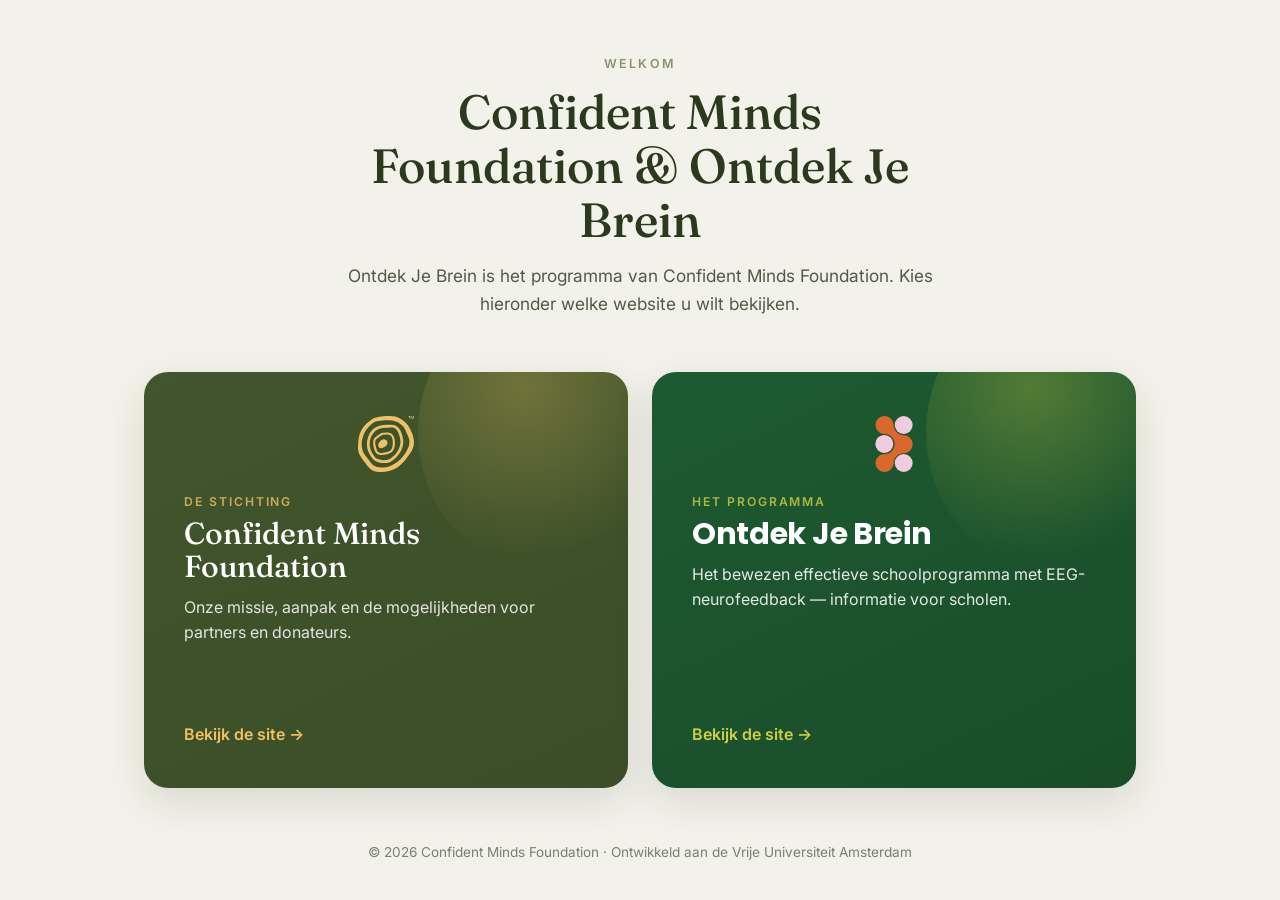
<file: index.html>
<!DOCTYPE html>
<html lang="nl">
<head>
  <meta charset="UTF-8" />
  <meta name="viewport" content="width=device-width, initial-scale=1.0" />
  <title>Confident Minds Foundation &amp; Ontdek Je Brein</title>
  <meta name="description" content="Kies een website: Confident Minds Foundation of het programma Ontdek Je Brein." />
  <link rel="preconnect" href="https://fonts.googleapis.com" />
  <link rel="preconnect" href="https://fonts.gstatic.com" crossorigin />
  <link href="https://fonts.googleapis.com/css2?family=Fraunces:opsz,wght@9..144,400;9..144,500&family=Inter:wght@400;500;600;700&family=Poppins:wght@500;600;700&display=swap" rel="stylesheet" />
  <style>
    * { box-sizing: border-box; margin: 0; padding: 0; }
    body { font-family: "Inter", system-ui, sans-serif; background: #f3f2ea; color: #2b3a1c; min-height: 100vh; display: flex; flex-direction: column; }
    .top { text-align: center; padding: 56px 24px 30px; }
    .top .kicker { font-size: 0.78rem; font-weight: 600; letter-spacing: 0.18em; text-transform: uppercase; color: #8a9270; margin-bottom: 14px; }
    .top h1 { font-family: "Fraunces", Georgia, serif; font-weight: 500; font-size: clamp(1.9rem, 4.5vw, 3rem); line-height: 1.12; color: #2b3a1c; max-width: 18ch; margin: 0 auto; }
    .top p { margin: 16px auto 0; max-width: 56ch; color: #525a45; font-size: 1.08rem; line-height: 1.6; }
    .choices { flex: 1; display: grid; grid-template-columns: 1fr 1fr; gap: 24px; max-width: 1040px; width: 100%; margin: 24px auto 0; padding: 0 24px 56px; }
    .choice { position: relative; overflow: hidden; border-radius: 24px; padding: 44px 40px; display: flex; flex-direction: column; min-height: 340px; text-decoration: none; transition: transform .18s ease, box-shadow .18s ease; box-shadow: 0 14px 40px rgba(28,36,23,0.12); }
    .choice:hover { transform: translateY(-5px); box-shadow: 0 22px 56px rgba(28,36,23,0.20); }
    .choice .mark { height: 56px; width: auto; margin-bottom: 22px; }
    .choice .label { font-size: 0.76rem; font-weight: 600; letter-spacing: 0.16em; text-transform: uppercase; opacity: 0.8; margin-bottom: 8px; }
    .choice h2 { font-size: 1.9rem; line-height: 1.1; margin-bottom: 12px; }
    .choice p { font-size: 1rem; line-height: 1.55; flex: 1; }
    .choice .go { margin-top: 20px; font-weight: 600; display: inline-flex; align-items: center; gap: 8px; }
    .cmf { background: linear-gradient(155deg, #41562c, #3b4e27); color: #fff; }
    .cmf h2 { font-family: "Fraunces", Georgia, serif; font-weight: 500; color: #fff; }
    .cmf p { color: rgba(255,255,255,0.85); }
    .cmf .label, .cmf .go { color: #f0c064; }
    .cmf::after { content:""; position:absolute; right:-90px; top:-90px; width:300px; height:300px; border-radius:50%; background: radial-gradient(circle at 35% 35%, rgba(240,192,100,0.28), transparent 62%); }
    .ojb { background: linear-gradient(155deg, #1d5a31, #194d2a); color: #fff; }
    .ojb h2 { font-family: "Poppins", sans-serif; font-weight: 700; color: #fff; letter-spacing: -0.01em; }
    .ojb p { color: rgba(255,255,255,0.88); }
    .ojb .label, .ojb .go { color: #d0cf44; }
    .ojb::after { content:""; position:absolute; right:-90px; top:-90px; width:300px; height:300px; border-radius:50%; background: radial-gradient(circle at 35% 35%, rgba(208,207,68,0.30), transparent 62%); }
    .choice > * { position: relative; z-index: 2; }
    .foot { text-align: center; padding: 0 24px 40px; color: #79806c; font-size: 0.85rem; }
    @media (max-width: 760px) { .choices { grid-template-columns: 1fr; } }
  </style>
</head>
<body>
  <div class="top">
    <div class="kicker">Welkom</div>
    <h1>Confident Minds Foundation &amp; Ontdek Je Brein</h1>
    <p>Ontdek Je Brein is het programma van Confident Minds Foundation. Kies hieronder welke website u wilt bekijken.</p>
  </div>

  <main class="choices">
    <a class="choice cmf" href="confident-minds-foundation/index.html">
      <img class="mark" src="confident-minds-foundation/assets/cmf-icon-yellow.svg" alt="Confident Minds Foundation" />
      <div class="label">De stichting</div>
      <h2>Confident Minds Foundation</h2>
      <p>Onze missie, aanpak en de mogelijkheden voor partners en donateurs.</p>
      <span class="go">Bekijk de site →</span>
    </a>

    <a class="choice ojb" href="ontdek-je-brein/index.html">
      <img class="mark" src="ontdek-je-brein/assets/ojb-trefoil-bright.svg" alt="Ontdek Je Brein" />
      <div class="label">Het programma</div>
      <h2>Ontdek Je Brein</h2>
      <p>Het bewezen effectieve schoolprogramma met EEG-neurofeedback — informatie voor scholen.</p>
      <span class="go">Bekijk de site →</span>
    </a>
  </main>

  <div class="foot">© 2026 Confident Minds Foundation · Ontwikkeld aan de Vrije Universiteit Amsterdam</div>
</body>
</html>
</file>
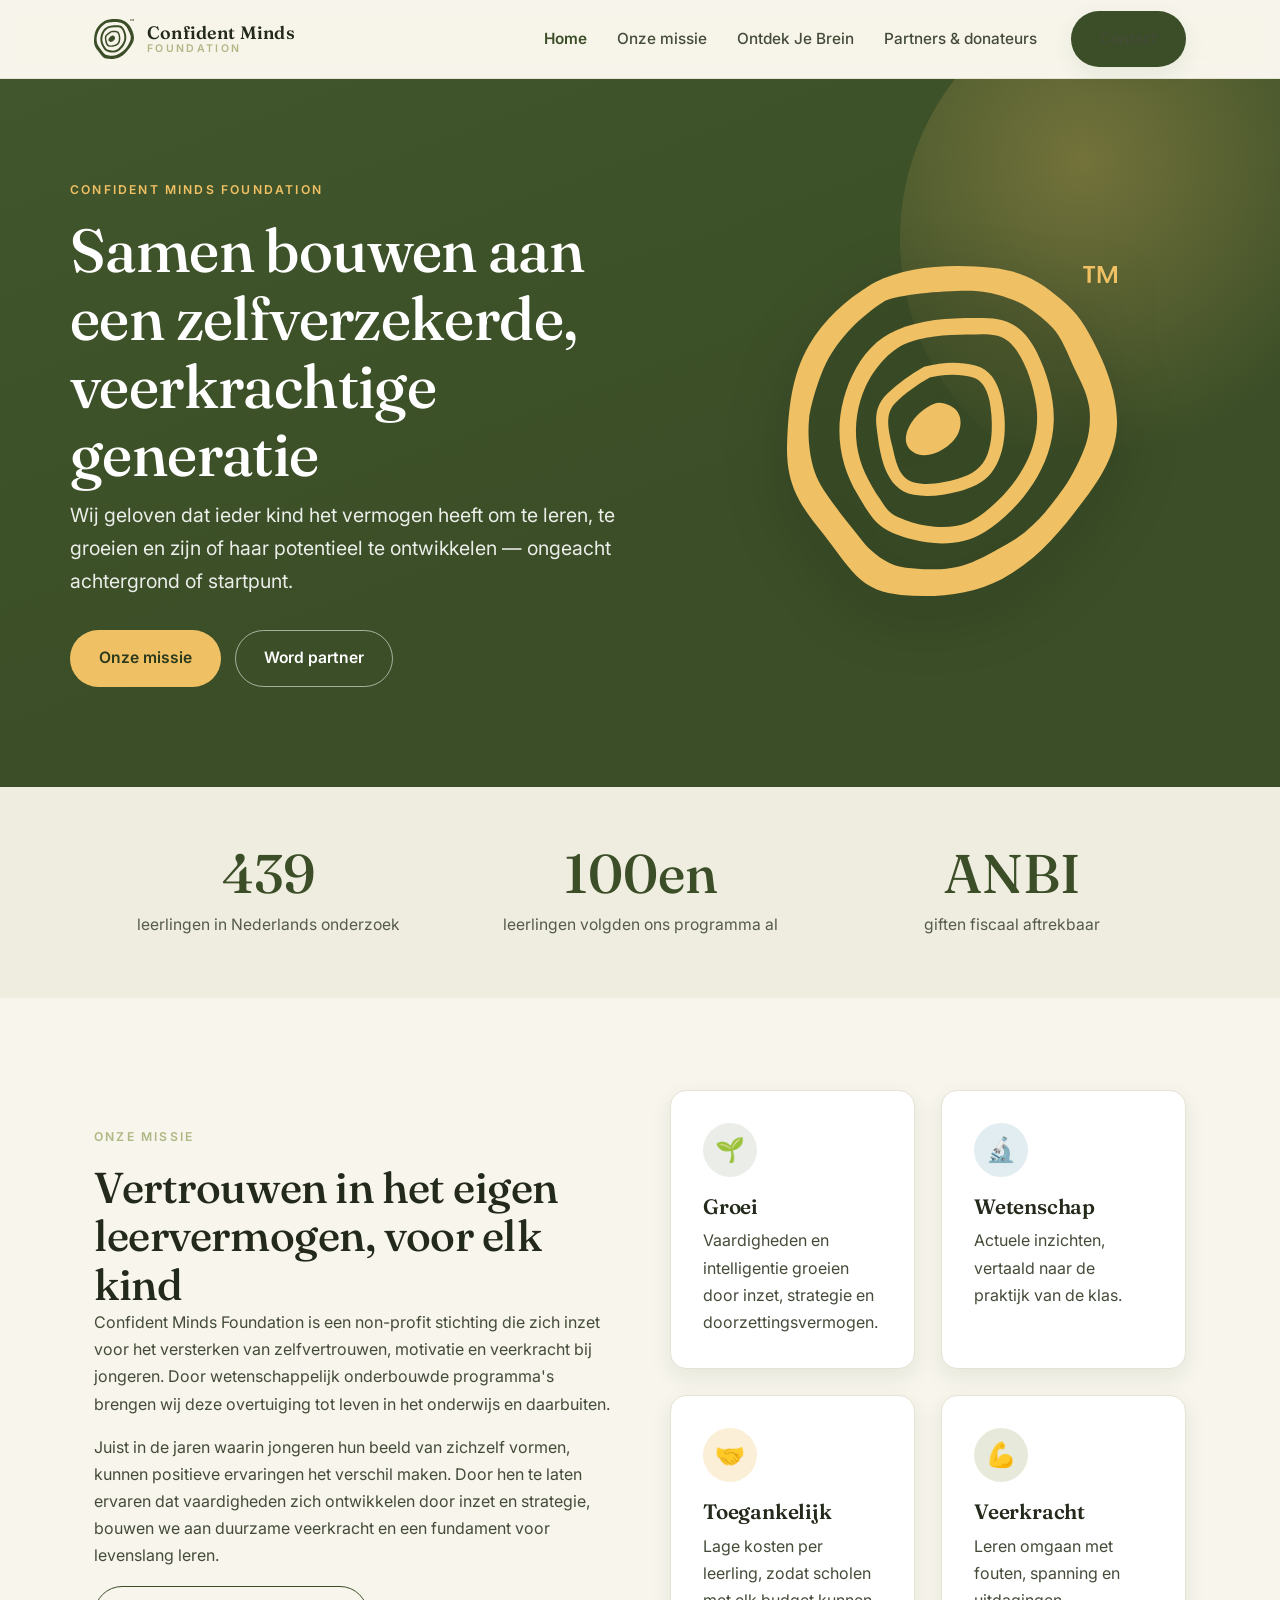
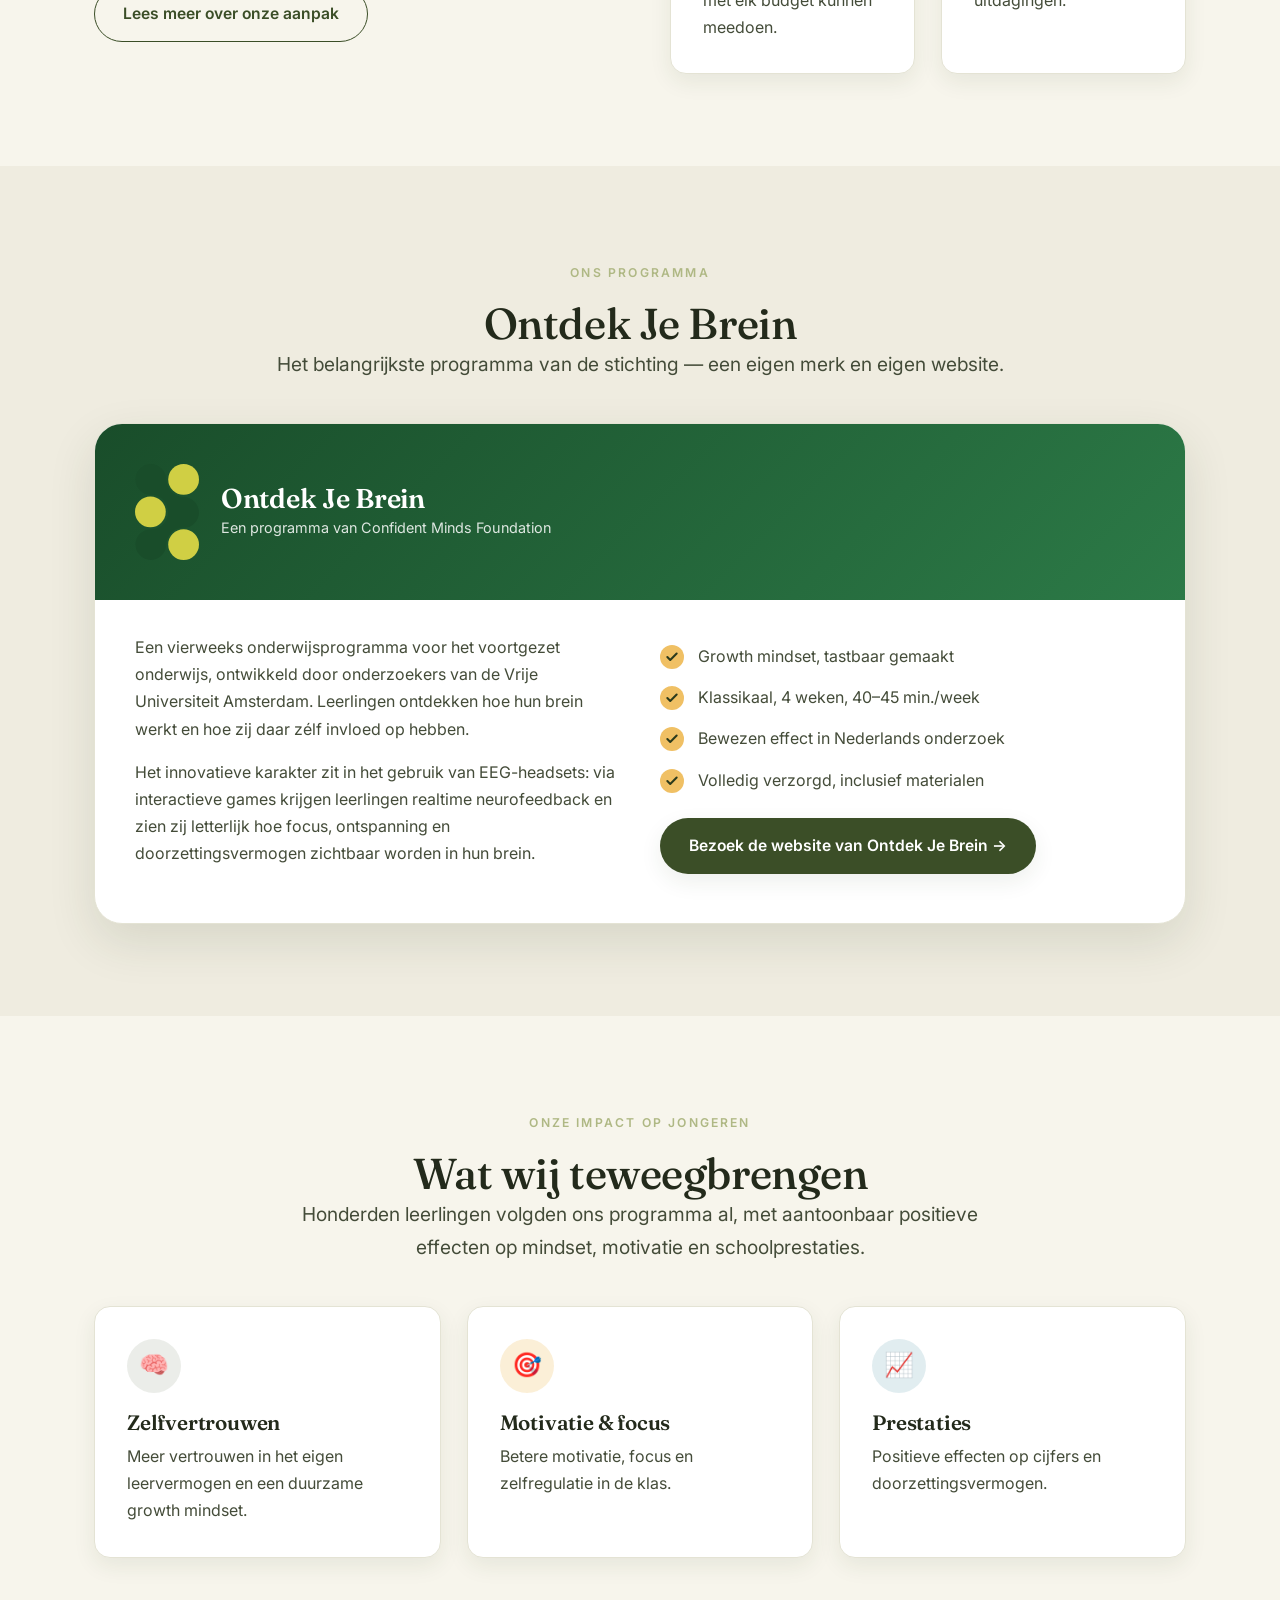
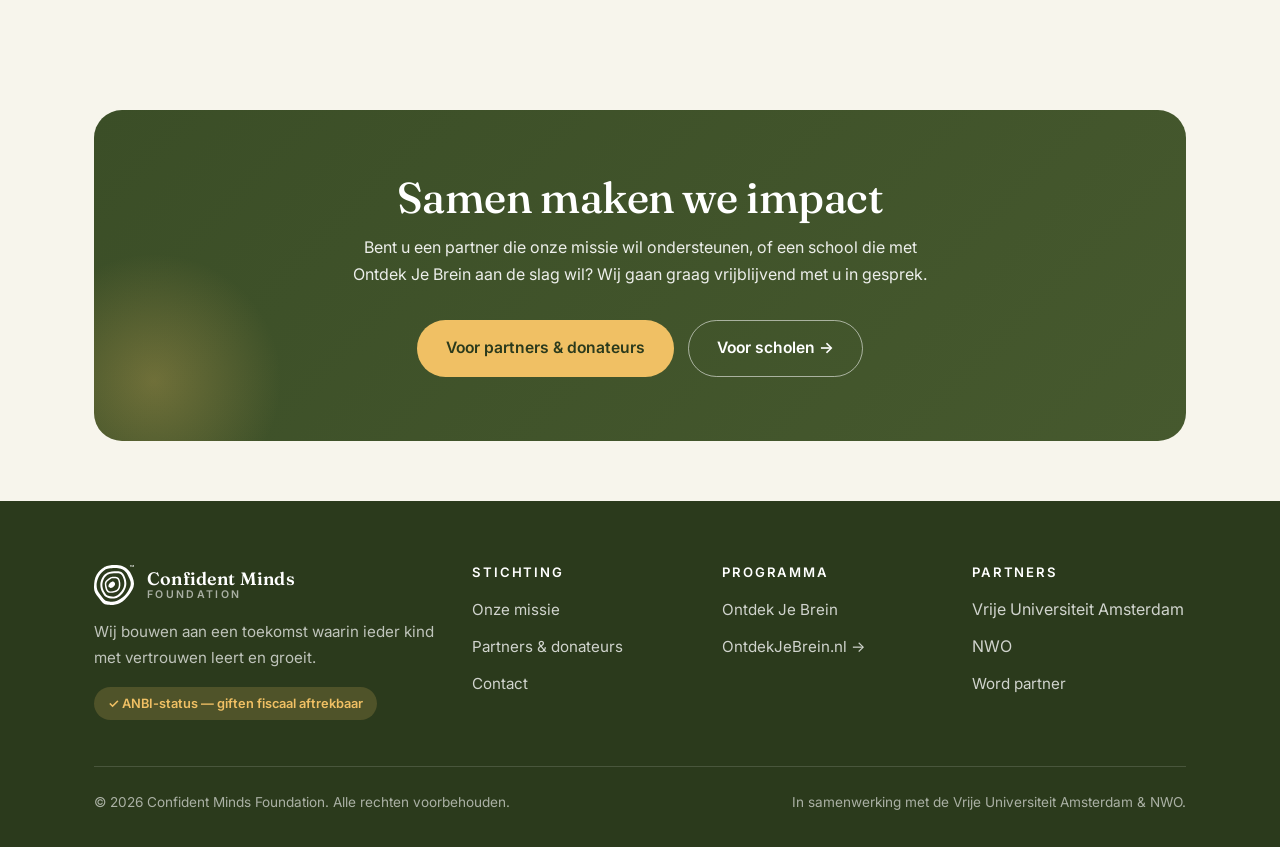
<file: confident-minds-foundation/index.html>
<!DOCTYPE html>
<html lang="nl">
<head>
  <meta charset="UTF-8" />
  <meta name="viewport" content="width=device-width, initial-scale=1.0" />
  <title>Confident Minds Foundation — Bouwen aan een veerkrachtige generatie</title>
  <meta name="description" content="Confident Minds Foundation versterkt zelfvertrouwen, motivatie en veerkracht bij jongeren met wetenschappelijk onderbouwde programma's, waaronder Ontdek Je Brein." />
  <link rel="preconnect" href="https://fonts.googleapis.com" />
  <link rel="preconnect" href="https://fonts.gstatic.com" crossorigin />
  <link href="https://fonts.googleapis.com/css2?family=Fraunces:opsz,wght@9..144,400;9..144,500;9..144,600&family=Inter:wght@400;500;600;700&display=swap" rel="stylesheet" />
  <link rel="stylesheet" href="css/style.css" />
</head>
<body>

  <header class="site-header">
    <div class="container nav">
      <a href="index.html" class="brand">
        <img class="brand-mark" src="assets/cmf-icon-green.svg" alt="Confident Minds Foundation" />
        <span class="brand-text"><span class="b1">Confident Minds</span><span class="b2">Foundation</span></span>
      </a>
      <button class="nav-toggle" aria-label="Menu"><span></span><span></span><span></span></button>
      <ul class="nav-links">
        <li><a href="index.html" class="active">Home</a></li>
        <li><a href="missie.html">Onze missie</a></li>
        <li><a href="ontdek-je-brein.html">Ontdek Je Brein</a></li>
        <li><a href="partners.html">Partners &amp; donateurs</a></li>
        <li class="nav-cta"><a href="contact.html" class="btn btn--primary">Contact</a></li>
      </ul>
    </div>
  </header>

  <section class="hero">
    <div class="container hero-grid">
      <div>
        <span class="eyebrow">Confident Minds Foundation</span>
        <h1>Samen bouwen aan een zelfverzekerde, veerkrachtige generatie</h1>
        <p>Wij geloven dat ieder kind het vermogen heeft om te leren, te groeien en zijn of haar potentieel te ontwikkelen — ongeacht achtergrond of startpunt.</p>
        <div class="hero-actions">
          <a href="missie.html" class="btn btn--yellow">Onze missie</a>
          <a href="partners.html" class="btn btn--ghost">Word partner</a>
        </div>
      </div>
      <div class="hero-visual">
        <img class="hero-spiral" src="assets/cmf-icon-yellow.svg" alt="" aria-hidden="true" />
      </div>
    </div>
  </section>

  <section class="section--tight bg-cream2">
    <div class="container">
      <div class="stats">
        <div class="stat"><div class="num">439</div><div class="lbl">leerlingen in Nederlands onderzoek</div></div>
        <div class="stat"><div class="num">100en</div><div class="lbl">leerlingen volgden ons programma al</div></div>
        <div class="stat"><div class="num">ANBI</div><div class="lbl">giften fiscaal aftrekbaar</div></div>
      </div>
    </div>
  </section>

  <!-- MISSION -->
  <section class="section">
    <div class="container">
      <div class="split">
        <div>
          <span class="eyebrow">Onze missie</span>
          <h2>Vertrouwen in het eigen leervermogen, voor elk kind</h2>
          <p>Confident Minds Foundation is een non-profit stichting die zich inzet voor het versterken van zelfvertrouwen, motivatie en veerkracht bij jongeren. Door wetenschappelijk onderbouwde programma's brengen wij deze overtuiging tot leven in het onderwijs en daarbuiten.</p>
          <p>Juist in de jaren waarin jongeren hun beeld van zichzelf vormen, kunnen positieve ervaringen het verschil maken. Door hen te laten ervaren dat vaardigheden zich ontwikkelen door inzet en strategie, bouwen we aan duurzame veerkracht en een fundament voor levenslang leren.</p>
          <a href="missie.html" class="btn btn--outline">Lees meer over onze aanpak</a>
        </div>
        <div class="split-media">
          <div class="grid grid-2">
            <div class="card"><div class="card-icon ic-green">🌱</div><h3>Groei</h3><p>Vaardigheden en intelligentie groeien door inzet, strategie en doorzettingsvermogen.</p></div>
            <div class="card"><div class="card-icon ic-blue">🔬</div><h3>Wetenschap</h3><p>Actuele inzichten, vertaald naar de praktijk van de klas.</p></div>
            <div class="card"><div class="card-icon ic-yellow">🤝</div><h3>Toegankelijk</h3><p>Lage kosten per leerling, zodat scholen met elk budget kunnen meedoen.</p></div>
            <div class="card"><div class="card-icon ic-sage">💪</div><h3>Veerkracht</h3><p>Leren omgaan met fouten, spanning en uitdagingen.</p></div>
          </div>
        </div>
      </div>
    </div>
  </section>

  <!-- FLAGSHIP PRODUCT: OJB -->
  <section class="section bg-cream2">
    <div class="container">
      <div class="center" style="margin-bottom:42px;">
        <span class="eyebrow">Ons programma</span>
        <h2>Ontdek Je Brein</h2>
        <p class="lead">Het belangrijkste programma van de stichting — een eigen merk en eigen website.</p>
      </div>
      <div class="product-card">
        <div class="product-top">
          <img class="trefoil" src="assets/ojb-trefoil.svg" alt="Ontdek Je Brein" />
          <div>
            <h3>Ontdek Je Brein</h3>
            <span class="tag">Een programma van Confident Minds Foundation</span>
          </div>
        </div>
        <div class="product-body">
          <div class="split" style="gap:40px;">
            <div>
              <p>Een vierweeks onderwijsprogramma voor het voortgezet onderwijs, ontwikkeld door onderzoekers van de Vrije Universiteit Amsterdam. Leerlingen ontdekken hoe hun brein werkt en hoe zij daar zélf invloed op hebben.</p>
              <p>Het innovatieve karakter zit in het gebruik van EEG-headsets: via interactieve games krijgen leerlingen realtime neurofeedback en zien zij letterlijk hoe focus, ontspanning en doorzettingsvermogen zichtbaar worden in hun brein.</p>
            </div>
            <div>
              <ul class="checklist">
                <li>Growth mindset, tastbaar gemaakt</li>
                <li>Klassikaal, 4 weken, 40–45 min./week</li>
                <li>Bewezen effect in Nederlands onderzoek</li>
                <li>Volledig verzorgd, inclusief materialen</li>
              </ul>
              <div class="hero-actions" style="margin-top:24px;">
                <a href="../ontdek-je-brein/index.html" class="btn btn--primary">Bezoek de website van Ontdek Je Brein →</a>
              </div>
            </div>
          </div>
        </div>
      </div>
    </div>
  </section>

  <!-- IMPACT -->
  <section class="section">
    <div class="container center">
      <span class="eyebrow">Onze impact op jongeren</span>
      <h2>Wat wij teweegbrengen</h2>
      <p class="lead">Honderden leerlingen volgden ons programma al, met aantoonbaar positieve effecten op mindset, motivatie en schoolprestaties.</p>
      <div class="grid grid-3" style="margin-top:42px; text-align:left;">
        <div class="card"><div class="card-icon ic-green">🧠</div><h3>Zelfvertrouwen</h3><p>Meer vertrouwen in het eigen leervermogen en een duurzame growth mindset.</p></div>
        <div class="card"><div class="card-icon ic-yellow">🎯</div><h3>Motivatie &amp; focus</h3><p>Betere motivatie, focus en zelfregulatie in de klas.</p></div>
        <div class="card"><div class="card-icon ic-blue">📈</div><h3>Prestaties</h3><p>Positieve effecten op cijfers en doorzettingsvermogen.</p></div>
      </div>
    </div>
  </section>

  <section class="section--tight">
    <div class="container">
      <div class="cta-band">
        <h2>Samen maken we impact</h2>
        <p>Bent u een partner die onze missie wil ondersteunen, of een school die met Ontdek Je Brein aan de slag wil? Wij gaan graag vrijblijvend met u in gesprek.</p>
        <div class="hero-actions">
          <a href="partners.html" class="btn btn--yellow">Voor partners &amp; donateurs</a>
          <a href="../ontdek-je-brein/index.html" class="btn btn--ghost">Voor scholen →</a>
        </div>
      </div>
    </div>
  </section>

  <footer class="site-footer">
    <div class="container">
      <div class="footer-grid">
        <div class="footer-brand">
          <a href="index.html" class="brand">
            <img class="brand-mark" src="assets/cmf-icon-white.svg" alt="" />
            <span class="brand-text"><span class="b1">Confident Minds</span><span class="b2">Foundation</span></span>
          </a>
          <p>Wij bouwen aan een toekomst waarin ieder kind met vertrouwen leert en groeit.</p>
          <span class="anbi-badge">✓ ANBI-status — giften fiscaal aftrekbaar</span>
        </div>
        <div><h4>Stichting</h4><ul class="footer-links"><li><a href="missie.html">Onze missie</a></li><li><a href="partners.html">Partners &amp; donateurs</a></li><li><a href="contact.html">Contact</a></li></ul></div>
        <div><h4>Programma</h4><ul class="footer-links"><li><a href="ontdek-je-brein.html">Ontdek Je Brein</a></li><li><a href="../ontdek-je-brein/index.html">OntdekJeBrein.nl →</a></li></ul></div>
        <div><h4>Partners</h4><ul class="footer-links"><li>Vrije Universiteit Amsterdam</li><li>NWO</li><li><a href="contact.html">Word partner</a></li></ul></div>
      </div>
      <div class="footer-bottom">
        <span>© 2026 Confident Minds Foundation. Alle rechten voorbehouden.</span>
        <span>In samenwerking met de Vrije Universiteit Amsterdam &amp; NWO.</span>
      </div>
    </div>
  </footer>

  <script src="js/main.js"></script>
</body>
</html>
</file>
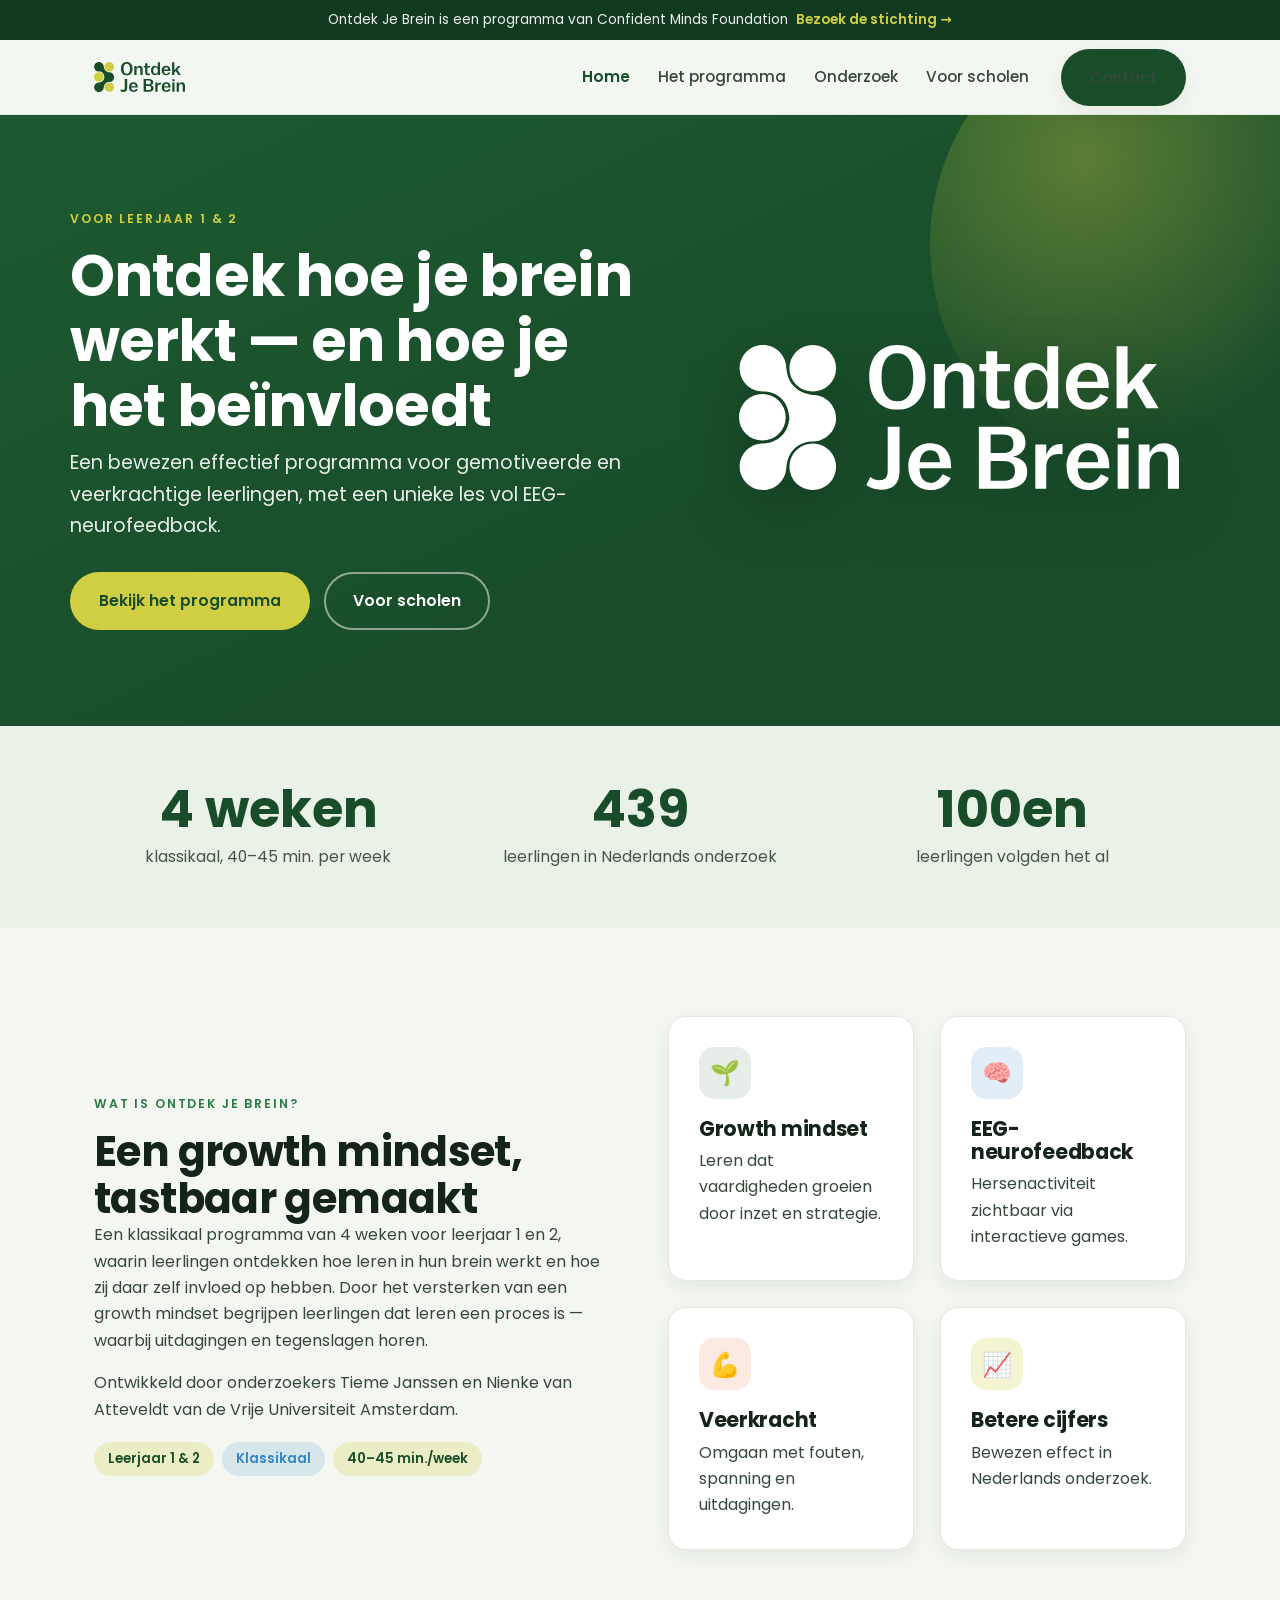
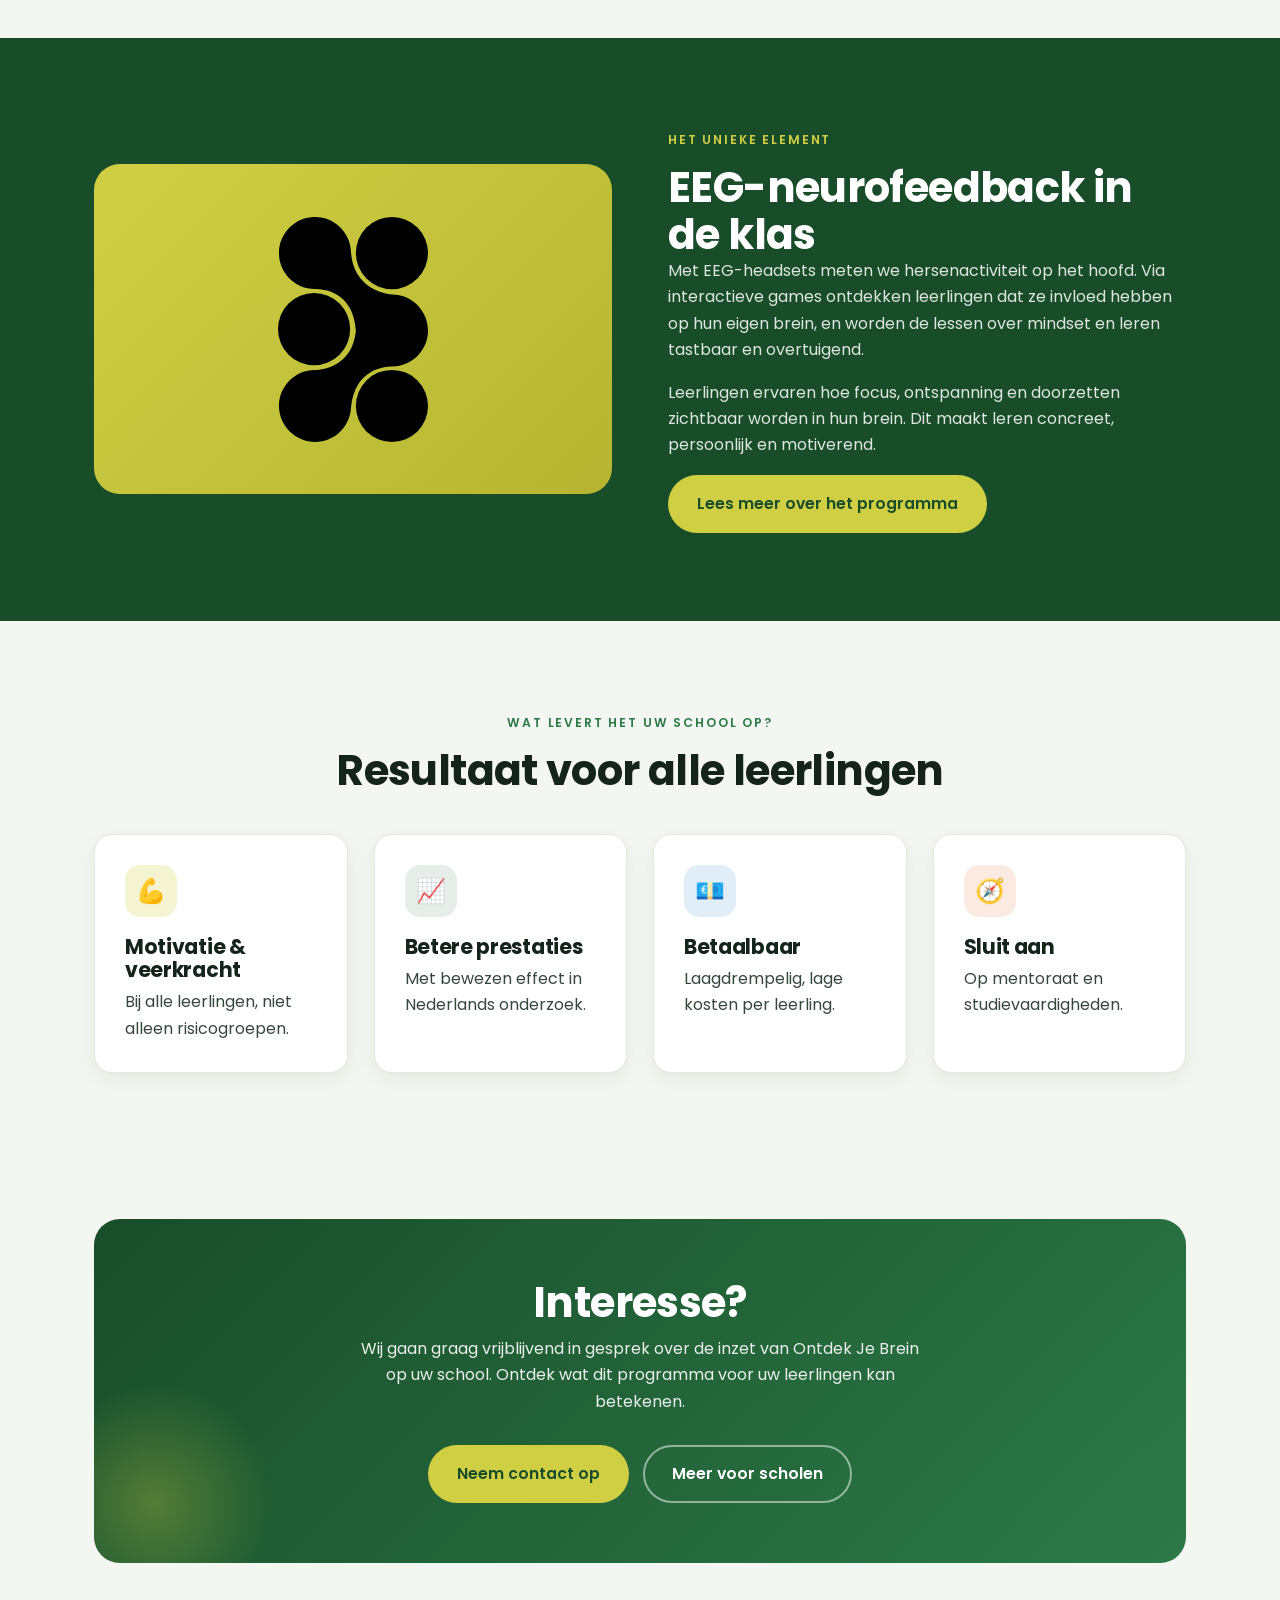
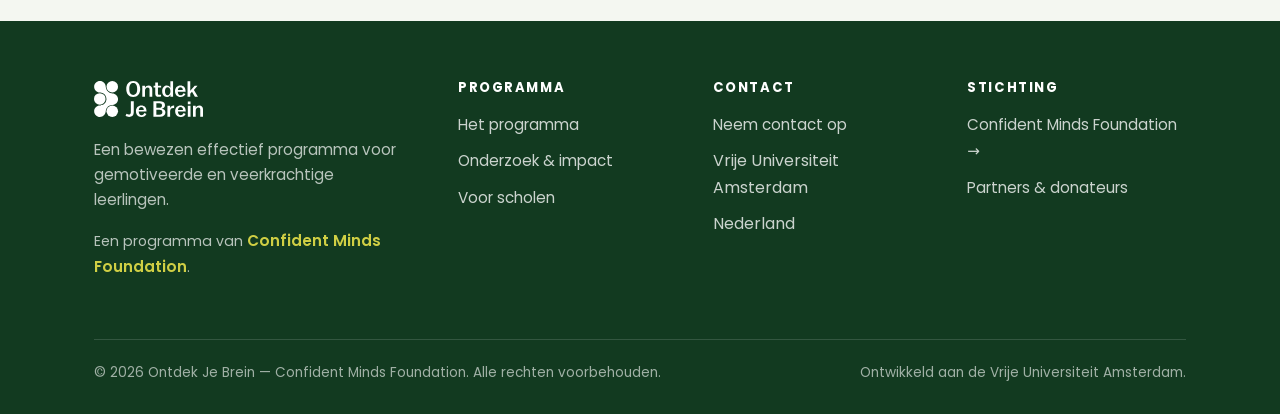
<file: ontdek-je-brein/index.html>
<!DOCTYPE html>
<html lang="nl">
<head>
  <meta charset="UTF-8" />
  <meta name="viewport" content="width=device-width, initial-scale=1.0" />
  <title>Ontdek Je Brein — Bewezen effectief programma voor het voortgezet onderwijs</title>
  <meta name="description" content="Ontdek Je Brein is een klassikaal 4-weeks programma met EEG-neurofeedback waarin leerlingen een growth mindset ontwikkelen. Een programma van Confident Minds Foundation." />
  <link rel="preconnect" href="https://fonts.googleapis.com" />
  <link rel="preconnect" href="https://fonts.gstatic.com" crossorigin />
  <link href="https://fonts.googleapis.com/css2?family=Poppins:wght@400;500;600;700&display=swap" rel="stylesheet" />
  <link rel="stylesheet" href="css/style.css" />
</head>
<body>

  <!-- FOUNDATION RIBBON -->
  <div class="ribbon">
    <div class="container">
      <span>Ontdek Je Brein is een programma van Confident Minds Foundation</span>
      <a href="../confident-minds-foundation/index.html">Bezoek de stichting →</a>
    </div>
  </div>

  <header class="site-header">
    <div class="container nav">
      <a href="index.html" class="brand">
        <img class="brand-logo" src="assets/ojb-logo-greencombo.svg" alt="Ontdek Je Brein — Explore Your Brain" />
      </a>
      <button class="nav-toggle" aria-label="Menu"><span></span><span></span><span></span></button>
      <ul class="nav-links">
        <li><a href="index.html" class="active">Home</a></li>
        <li><a href="programma.html">Het programma</a></li>
        <li><a href="onderzoek.html">Onderzoek</a></li>
        <li><a href="voor-scholen.html">Voor scholen</a></li>
        <li class="nav-cta"><a href="contact.html" class="btn btn--primary">Contact</a></li>
      </ul>
    </div>
  </header>

  <section class="hero">
    <div class="container hero-grid">
      <div>
        <span class="eyebrow">Voor leerjaar 1 &amp; 2</span>
        <h1>Ontdek hoe je brein werkt — en hoe je het beïnvloedt</h1>
        <p>Een bewezen effectief programma voor gemotiveerde en veerkrachtige leerlingen, met een unieke les vol EEG-neurofeedback.</p>
        <div class="hero-actions">
          <a href="programma.html" class="btn btn--lime">Bekijk het programma</a>
          <a href="voor-scholen.html" class="btn btn--ghost">Voor scholen</a>
        </div>
      </div>
      <div class="hero-visual">
        <img class="hero-logo" src="assets/ojb-logo-white.svg" alt="Ontdek Je Brein — Explore Your Brain" />
      </div>
    </div>
  </section>

  <section class="section--tight bg-cream2">
    <div class="container">
      <div class="stats">
        <div class="stat"><div class="num">4 weken</div><div class="lbl">klassikaal, 40–45 min. per week</div></div>
        <div class="stat"><div class="num">439</div><div class="lbl">leerlingen in Nederlands onderzoek</div></div>
        <div class="stat"><div class="num">100en</div><div class="lbl">leerlingen volgden het al</div></div>
      </div>
    </div>
  </section>

  <!-- WHAT -->
  <section class="section">
    <div class="container">
      <div class="split">
        <div>
          <span class="eyebrow">Wat is Ontdek Je Brein?</span>
          <h2>Een growth mindset, tastbaar gemaakt</h2>
          <p>Een klassikaal programma van 4 weken voor leerjaar 1 en 2, waarin leerlingen ontdekken hoe leren in hun brein werkt en hoe zij daar zelf invloed op hebben. Door het versterken van een growth mindset begrijpen leerlingen dat leren een proces is — waarbij uitdagingen en tegenslagen horen.</p>
          <p>Ontwikkeld door onderzoekers Tieme Janssen en Nienke van Atteveldt van de Vrije Universiteit Amsterdam.</p>
          <div style="margin-top:4px;">
            <span class="pill pill-lime">Leerjaar 1 &amp; 2</span>
            <span class="pill pill-blue">Klassikaal</span>
            <span class="pill pill-lime">40–45 min./week</span>
          </div>
        </div>
        <div class="split-media">
          <div class="grid grid-2">
            <div class="card"><div class="card-icon ic-green">🌱</div><h3>Growth mindset</h3><p>Leren dat vaardigheden groeien door inzet en strategie.</p></div>
            <div class="card"><div class="card-icon ic-blue">🧠</div><h3>EEG-neurofeedback</h3><p>Hersenactiviteit zichtbaar via interactieve games.</p></div>
            <div class="card"><div class="card-icon ic-orange">💪</div><h3>Veerkracht</h3><p>Omgaan met fouten, spanning en uitdagingen.</p></div>
            <div class="card"><div class="card-icon ic-lime">📈</div><h3>Betere cijfers</h3><p>Bewezen effect in Nederlands onderzoek.</p></div>
          </div>
        </div>
      </div>
    </div>
  </section>

  <!-- EEG -->
  <section class="section bg-forest">
    <div class="container">
      <div class="split split--rev">
        <div class="split-media">
          <div class="media-card lime">
            <img src="assets/ojb-trefoil-forest.svg" alt="" style="width:150px;" />
          </div>
        </div>
        <div>
          <span class="eyebrow">Het unieke element</span>
          <h2>EEG-neurofeedback in de klas</h2>
          <p>Met EEG-headsets meten we hersenactiviteit op het hoofd. Via interactieve games ontdekken leerlingen dat ze invloed hebben op hun eigen brein, en worden de lessen over mindset en leren tastbaar en overtuigend.</p>
          <p>Leerlingen ervaren hoe focus, ontspanning en doorzetten zichtbaar worden in hun brein. Dit maakt leren concreet, persoonlijk en motiverend.</p>
          <a href="programma.html" class="btn btn--lime">Lees meer over het programma</a>
        </div>
      </div>
    </div>
  </section>

  <!-- BENEFITS -->
  <section class="section">
    <div class="container center">
      <span class="eyebrow">Wat levert het uw school op?</span>
      <h2>Resultaat voor alle leerlingen</h2>
      <div class="grid grid-4" style="margin-top:40px; text-align:left;">
        <div class="card"><div class="card-icon ic-lime">💪</div><h3>Motivatie &amp; veerkracht</h3><p>Bij alle leerlingen, niet alleen risicogroepen.</p></div>
        <div class="card"><div class="card-icon ic-green">📈</div><h3>Betere prestaties</h3><p>Met bewezen effect in Nederlands onderzoek.</p></div>
        <div class="card"><div class="card-icon ic-blue">💶</div><h3>Betaalbaar</h3><p>Laagdrempelig, lage kosten per leerling.</p></div>
        <div class="card"><div class="card-icon ic-orange">🧭</div><h3>Sluit aan</h3><p>Op mentoraat en studievaardigheden.</p></div>
      </div>
    </div>
  </section>

  <!-- CTA -->
  <section class="section--tight">
    <div class="container">
      <div class="cta-band">
        <h2>Interesse?</h2>
        <p>Wij gaan graag vrijblijvend in gesprek over de inzet van Ontdek Je Brein op uw school. Ontdek wat dit programma voor uw leerlingen kan betekenen.</p>
        <div class="hero-actions">
          <a href="contact.html" class="btn btn--lime">Neem contact op</a>
          <a href="voor-scholen.html" class="btn btn--ghost">Meer voor scholen</a>
        </div>
      </div>
    </div>
  </section>

  <footer class="site-footer">
    <div class="container">
      <div class="footer-grid">
        <div class="footer-brand">
          <a href="index.html" class="brand">
            <img class="footer-logo" src="assets/ojb-logo-white.svg" alt="Ontdek Je Brein — Explore Your Brain" />
          </a>
          <p>Een bewezen effectief programma voor gemotiveerde en veerkrachtige leerlingen.</p>
          <p style="font-size:0.88rem;">Een programma van <a href="../confident-minds-foundation/index.html" style="color:var(--lime); font-weight:600;">Confident Minds Foundation</a>.</p>
        </div>
        <div><h4>Programma</h4><ul class="footer-links"><li><a href="programma.html">Het programma</a></li><li><a href="onderzoek.html">Onderzoek &amp; impact</a></li><li><a href="voor-scholen.html">Voor scholen</a></li></ul></div>
        <div><h4>Contact</h4><ul class="footer-links"><li><a href="contact.html">Neem contact op</a></li><li>Vrije Universiteit Amsterdam</li><li>Nederland</li></ul></div>
        <div><h4>Stichting</h4><ul class="footer-links"><li><a href="../confident-minds-foundation/index.html">Confident Minds Foundation →</a></li><li><a href="../confident-minds-foundation/partners.html">Partners &amp; donateurs</a></li></ul></div>
      </div>
      <div class="footer-bottom">
        <span>© 2026 Ontdek Je Brein — Confident Minds Foundation. Alle rechten voorbehouden.</span>
        <span>Ontwikkeld aan de Vrije Universiteit Amsterdam.</span>
      </div>
    </div>
  </footer>

  <script src="js/main.js"></script>
</body>
</html>
</file>
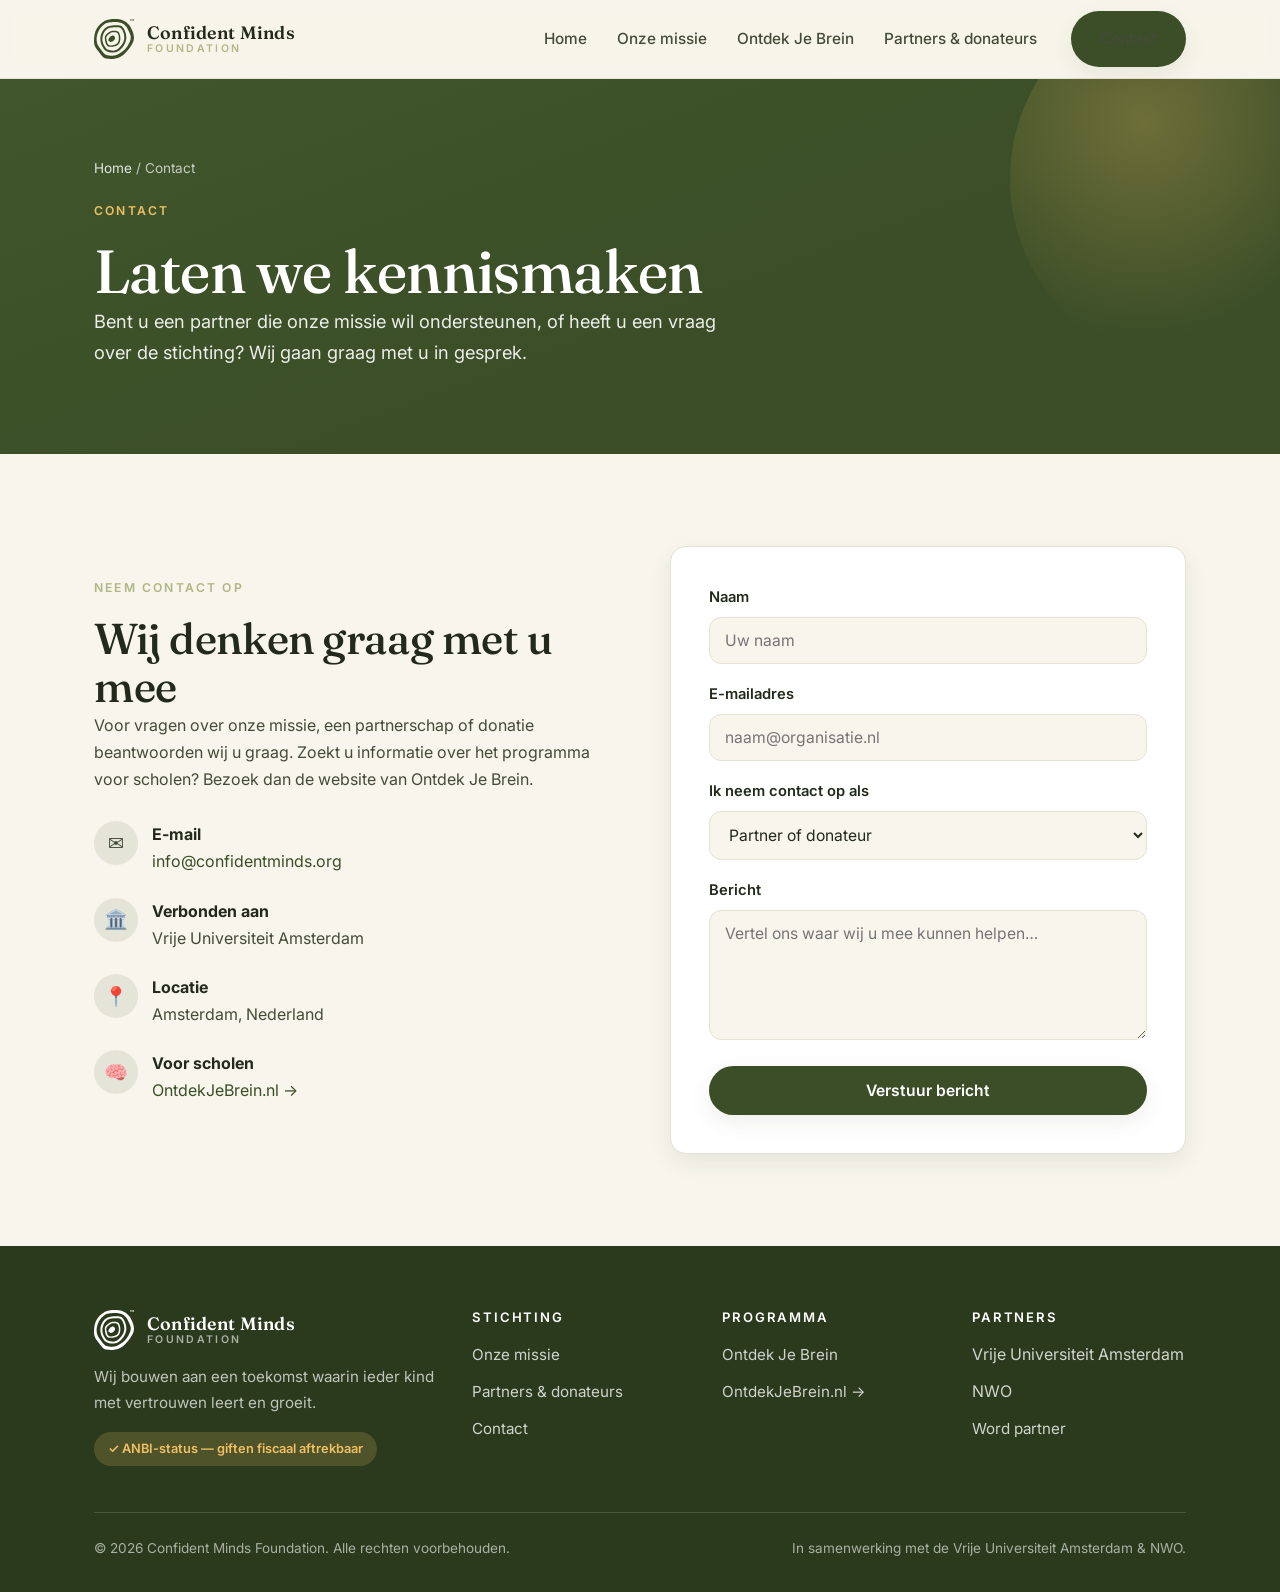
<file: confident-minds-foundation/contact.html>
<!DOCTYPE html>
<html lang="nl">
<head>
  <meta charset="UTF-8" />
  <meta name="viewport" content="width=device-width, initial-scale=1.0" />
  <title>Contact | Confident Minds Foundation</title>
  <meta name="description" content="Neem vrijblijvend contact op met Confident Minds Foundation over onze missie, programma's, partnerschappen en donaties." />
  <link rel="preconnect" href="https://fonts.googleapis.com" />
  <link rel="preconnect" href="https://fonts.gstatic.com" crossorigin />
  <link href="https://fonts.googleapis.com/css2?family=Fraunces:opsz,wght@9..144,400;9..144,500;9..144,600&family=Inter:wght@400;500;600;700&display=swap" rel="stylesheet" />
  <link rel="stylesheet" href="css/style.css" />
</head>
<body>

  <header class="site-header">
    <div class="container nav">
      <a href="index.html" class="brand">
        <img class="brand-mark" src="assets/cmf-icon-green.svg" alt="Confident Minds Foundation" />
        <span class="brand-text"><span class="b1">Confident Minds</span><span class="b2">Foundation</span></span>
      </a>
      <button class="nav-toggle" aria-label="Menu"><span></span><span></span><span></span></button>
      <ul class="nav-links">
        <li><a href="index.html">Home</a></li>
        <li><a href="missie.html">Onze missie</a></li>
        <li><a href="ontdek-je-brein.html">Ontdek Je Brein</a></li>
        <li><a href="partners.html">Partners &amp; donateurs</a></li>
        <li class="nav-cta"><a href="contact.html" class="btn btn--primary">Contact</a></li>
      </ul>
    </div>
  </header>

  <section class="page-hero">
    <div class="container">
      <div class="breadcrumb"><a href="index.html">Home</a> / Contact</div>
      <span class="eyebrow">Contact</span>
      <h1>Laten we kennismaken</h1>
      <p>Bent u een partner die onze missie wil ondersteunen, of heeft u een vraag over de stichting? Wij gaan graag met u in gesprek.</p>
    </div>
  </section>

  <section class="section">
    <div class="container">
      <div class="split">
        <div>
          <span class="eyebrow">Neem contact op</span>
          <h2>Wij denken graag met u mee</h2>
          <p>Voor vragen over onze missie, een partnerschap of donatie beantwoorden wij u graag. Zoekt u informatie over het programma voor scholen? Bezoek dan de website van Ontdek Je Brein.</p>
          <div style="margin-top:28px;">
            <div class="info-row"><div class="ic">✉️</div><div><strong>E-mail</strong><a href="mailto:info@confidentminds.org">info@confidentminds.org</a></div></div>
            <div class="info-row"><div class="ic">🏛️</div><div><strong>Verbonden aan</strong>Vrije Universiteit Amsterdam</div></div>
            <div class="info-row"><div class="ic">📍</div><div><strong>Locatie</strong>Amsterdam, Nederland</div></div>
            <div class="info-row"><div class="ic">🧠</div><div><strong>Voor scholen</strong><a href="../ontdek-je-brein/index.html">OntdekJeBrein.nl →</a></div></div>
          </div>
        </div>
        <div class="split-media">
          <form class="form-card" data-demo>
            <div class="field"><label for="naam">Naam</label><input type="text" id="naam" name="naam" placeholder="Uw naam" required /></div>
            <div class="field"><label for="email">E-mailadres</label><input type="email" id="email" name="email" placeholder="naam@organisatie.nl" required /></div>
            <div class="field"><label for="onderwerp">Ik neem contact op als</label>
              <select id="onderwerp" name="onderwerp">
                <option>Partner of donateur</option>
                <option>School geïnteresseerd in het programma</option>
                <option>Pers of media</option>
                <option>Anders</option>
              </select>
            </div>
            <div class="field"><label for="bericht">Bericht</label><textarea id="bericht" name="bericht" placeholder="Vertel ons waar wij u mee kunnen helpen…"></textarea></div>
            <button type="submit" class="btn btn--primary" style="width:100%; justify-content:center;">Verstuur bericht</button>
            <p class="form-note" style="display:none; margin-top:16px; color:var(--green); font-weight:600;">Bedankt voor uw bericht — wij nemen zo snel mogelijk contact met u op.</p>
          </form>
        </div>
      </div>
    </div>
  </section>

  <footer class="site-footer">
    <div class="container">
      <div class="footer-grid">
        <div class="footer-brand">
          <a href="index.html" class="brand">
            <img class="brand-mark" src="assets/cmf-icon-white.svg" alt="" />
            <span class="brand-text"><span class="b1">Confident Minds</span><span class="b2">Foundation</span></span>
          </a>
          <p>Wij bouwen aan een toekomst waarin ieder kind met vertrouwen leert en groeit.</p>
          <span class="anbi-badge">✓ ANBI-status — giften fiscaal aftrekbaar</span>
        </div>
        <div><h4>Stichting</h4><ul class="footer-links"><li><a href="missie.html">Onze missie</a></li><li><a href="partners.html">Partners &amp; donateurs</a></li><li><a href="contact.html">Contact</a></li></ul></div>
        <div><h4>Programma</h4><ul class="footer-links"><li><a href="ontdek-je-brein.html">Ontdek Je Brein</a></li><li><a href="../ontdek-je-brein/index.html">OntdekJeBrein.nl →</a></li></ul></div>
        <div><h4>Partners</h4><ul class="footer-links"><li>Vrije Universiteit Amsterdam</li><li>NWO</li><li><a href="contact.html">Word partner</a></li></ul></div>
      </div>
      <div class="footer-bottom">
        <span>© 2026 Confident Minds Foundation. Alle rechten voorbehouden.</span>
        <span>In samenwerking met de Vrije Universiteit Amsterdam &amp; NWO.</span>
      </div>
    </div>
  </footer>

  <script src="js/main.js"></script>
</body>
</html>
</file>
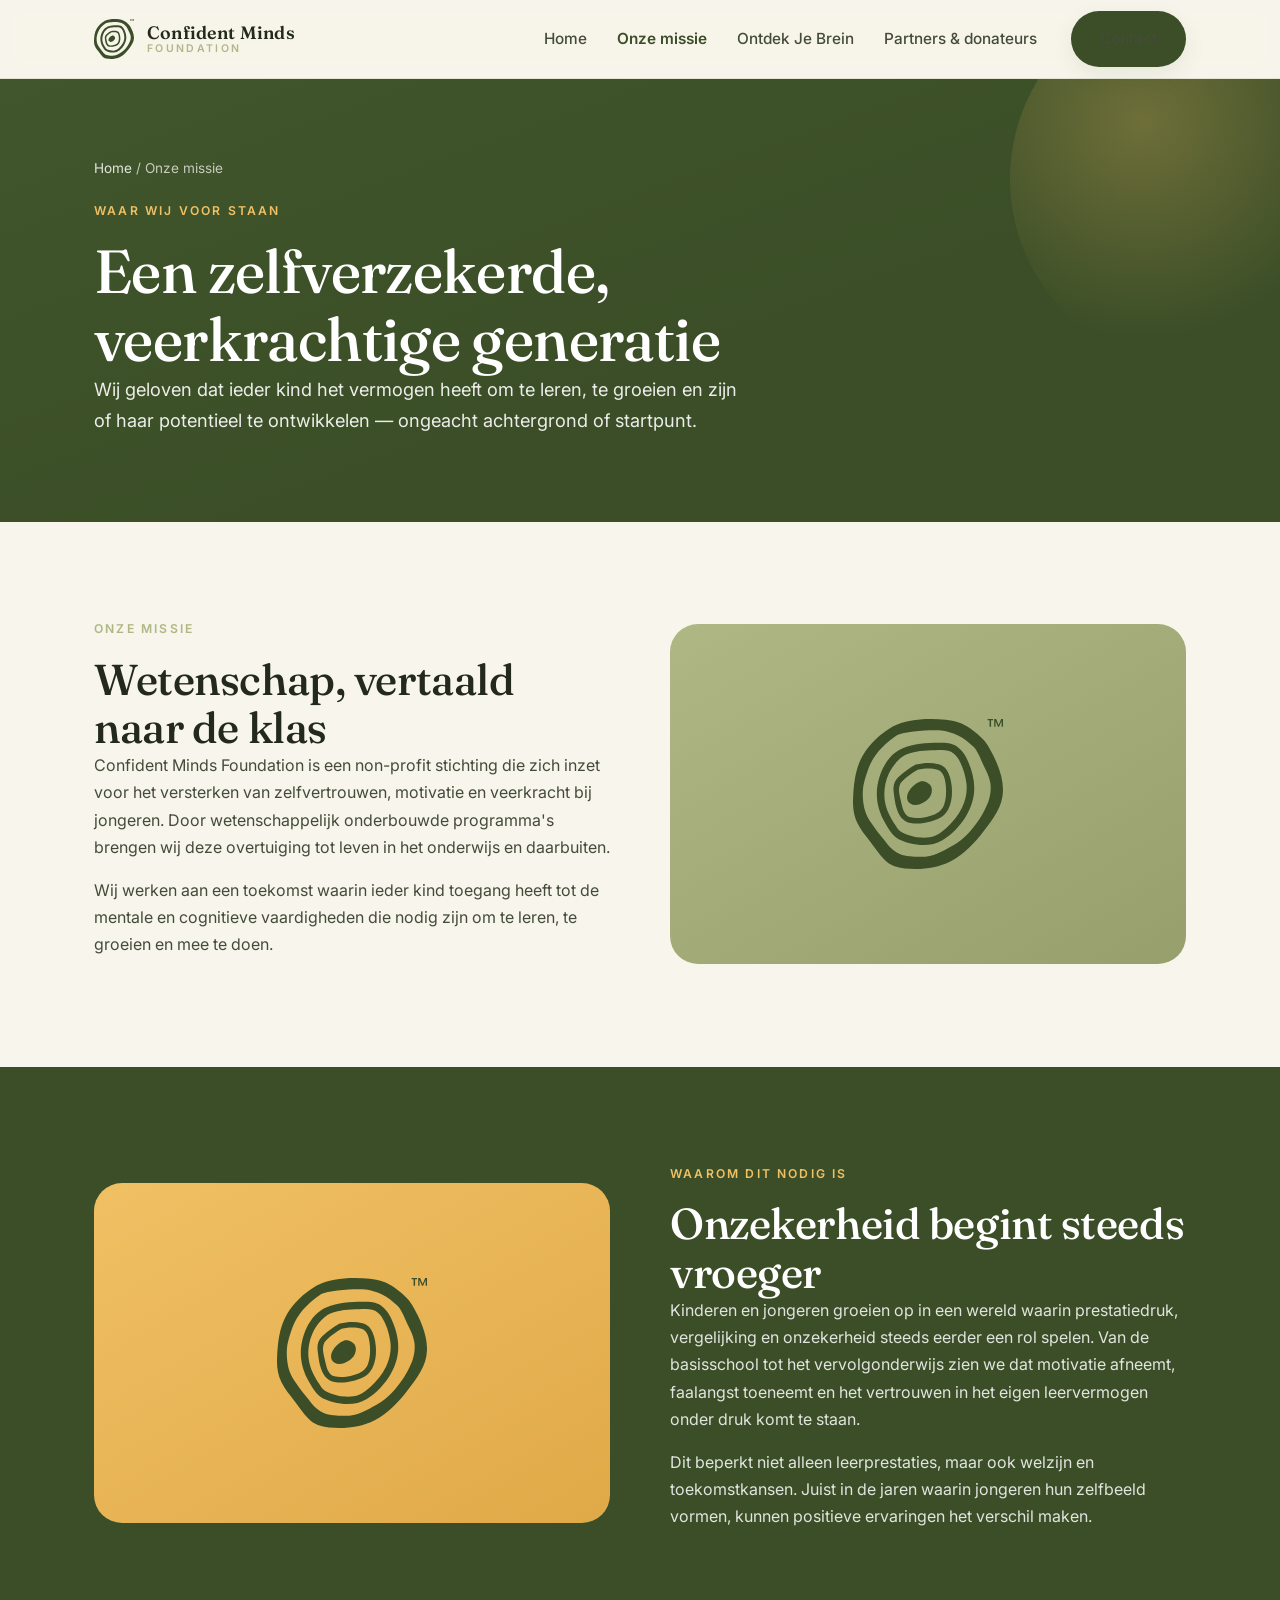
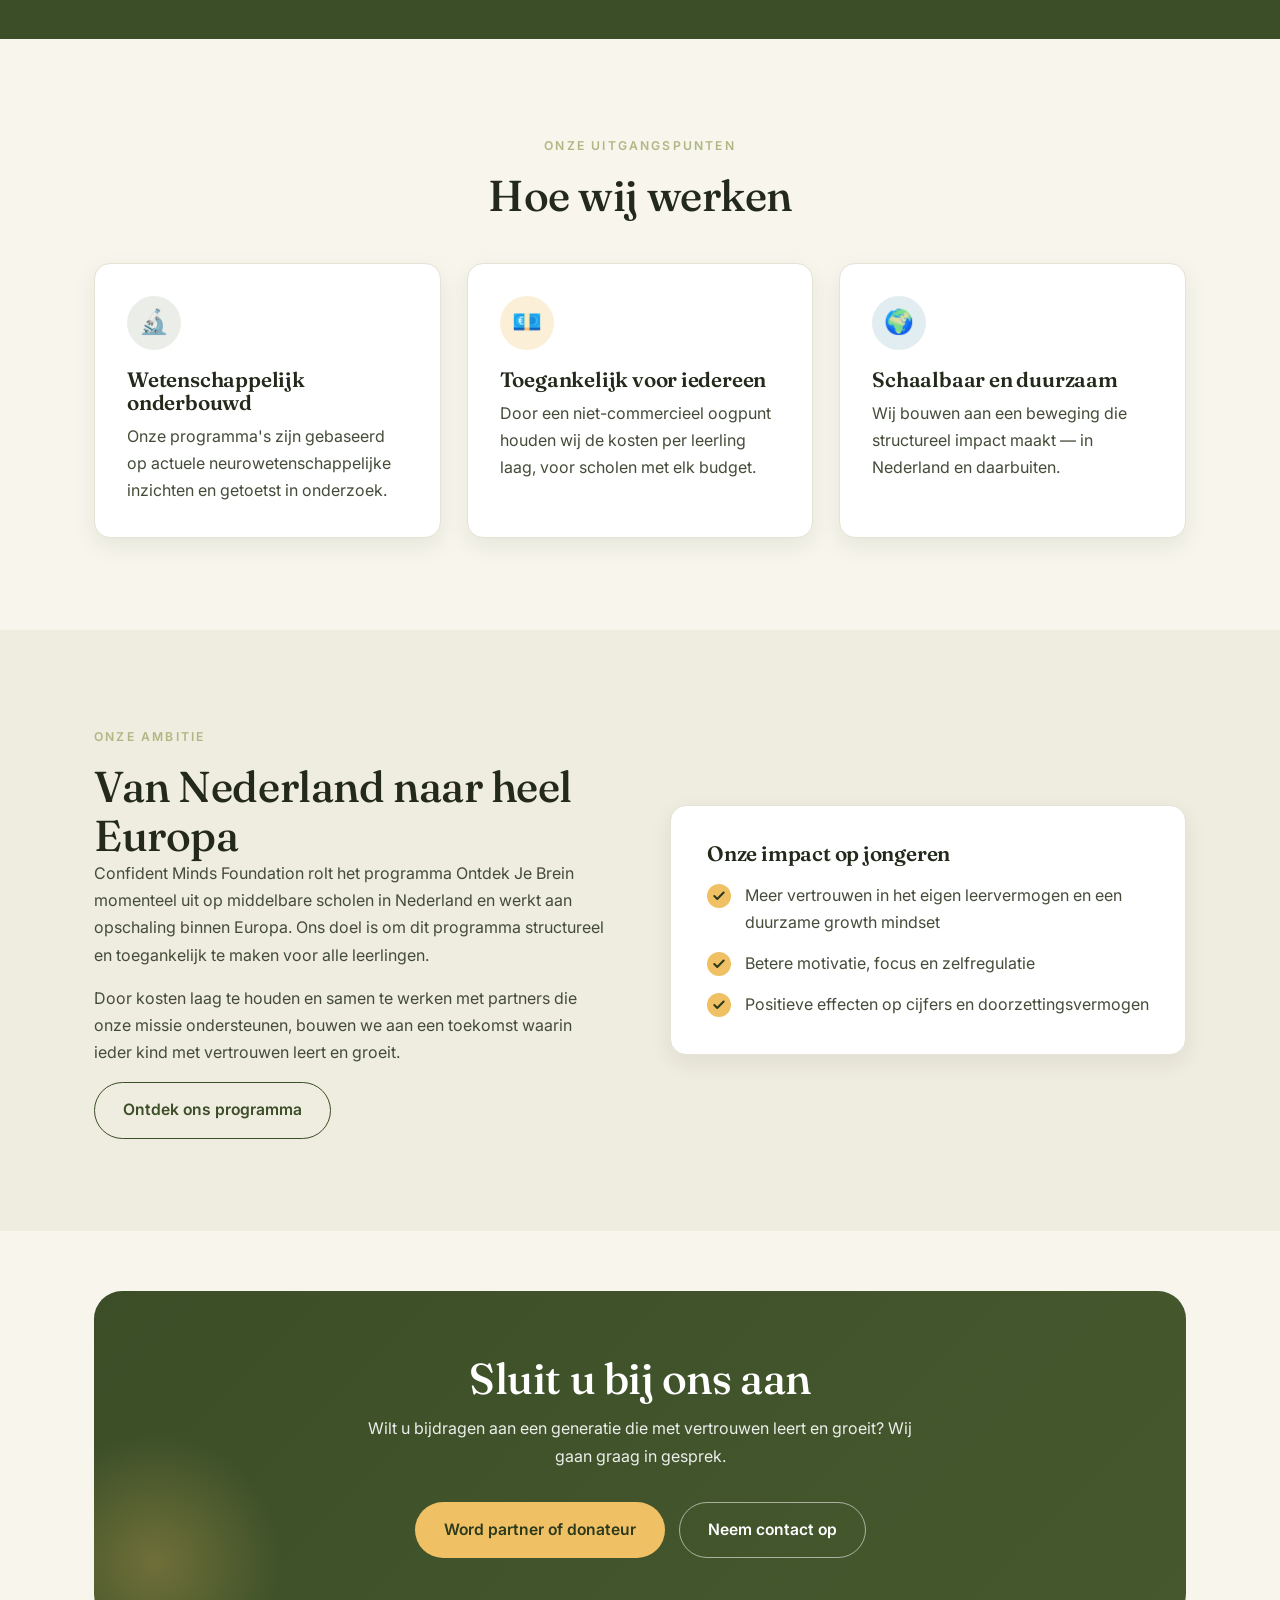
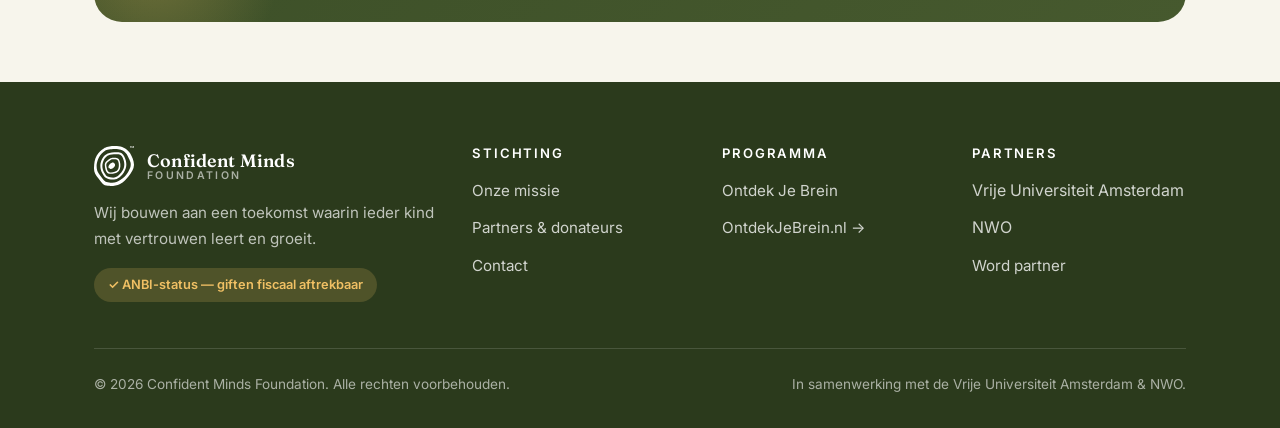
<file: confident-minds-foundation/missie.html>
<!DOCTYPE html>
<html lang="nl">
<head>
  <meta charset="UTF-8" />
  <meta name="viewport" content="width=device-width, initial-scale=1.0" />
  <title>Onze missie | Confident Minds Foundation</title>
  <meta name="description" content="De missie van Confident Minds Foundation: zelfvertrouwen, motivatie en veerkracht versterken bij jongeren via wetenschappelijk onderbouwde programma's." />
  <link rel="preconnect" href="https://fonts.googleapis.com" />
  <link rel="preconnect" href="https://fonts.gstatic.com" crossorigin />
  <link href="https://fonts.googleapis.com/css2?family=Fraunces:opsz,wght@9..144,400;9..144,500;9..144,600&family=Inter:wght@400;500;600;700&display=swap" rel="stylesheet" />
  <link rel="stylesheet" href="css/style.css" />
</head>
<body>

  <header class="site-header">
    <div class="container nav">
      <a href="index.html" class="brand">
        <img class="brand-mark" src="assets/cmf-icon-green.svg" alt="Confident Minds Foundation" />
        <span class="brand-text"><span class="b1">Confident Minds</span><span class="b2">Foundation</span></span>
      </a>
      <button class="nav-toggle" aria-label="Menu"><span></span><span></span><span></span></button>
      <ul class="nav-links">
        <li><a href="index.html">Home</a></li>
        <li><a href="missie.html" class="active">Onze missie</a></li>
        <li><a href="ontdek-je-brein.html">Ontdek Je Brein</a></li>
        <li><a href="partners.html">Partners &amp; donateurs</a></li>
        <li class="nav-cta"><a href="contact.html" class="btn btn--primary">Contact</a></li>
      </ul>
    </div>
  </header>

  <section class="page-hero">
    <div class="container">
      <div class="breadcrumb"><a href="index.html">Home</a> / Onze missie</div>
      <span class="eyebrow">Waar wij voor staan</span>
      <h1>Een zelfverzekerde, veerkrachtige generatie</h1>
      <p>Wij geloven dat ieder kind het vermogen heeft om te leren, te groeien en zijn of haar potentieel te ontwikkelen — ongeacht achtergrond of startpunt.</p>
    </div>
  </section>

  <section class="section">
    <div class="container">
      <div class="split">
        <div>
          <span class="eyebrow">Onze missie</span>
          <h2>Wetenschap, vertaald naar de klas</h2>
          <p>Confident Minds Foundation is een non-profit stichting die zich inzet voor het versterken van zelfvertrouwen, motivatie en veerkracht bij jongeren. Door wetenschappelijk onderbouwde programma's brengen wij deze overtuiging tot leven in het onderwijs en daarbuiten.</p>
          <p>Wij werken aan een toekomst waarin ieder kind toegang heeft tot de mentale en cognitieve vaardigheden die nodig zijn om te leren, te groeien en mee te doen.</p>
        </div>
        <div class="split-media">
          <div class="media-card sage">
            <img src="assets/cmf-icon-green.svg" alt="" style="width:150px;" />
          </div>
        </div>
      </div>
    </div>
  </section>

  <!-- WHY -->
  <section class="section bg-green">
    <div class="container">
      <div class="split split--rev">
        <div class="split-media">
          <div class="media-card yellow">
            <img src="assets/cmf-icon-green.svg" alt="" style="width:150px;" />
          </div>
        </div>
        <div>
          <span class="eyebrow">Waarom dit nodig is</span>
          <h2>Onzekerheid begint steeds vroeger</h2>
          <p>Kinderen en jongeren groeien op in een wereld waarin prestatiedruk, vergelijking en onzekerheid steeds eerder een rol spelen. Van de basisschool tot het vervolgonderwijs zien we dat motivatie afneemt, faalangst toeneemt en het vertrouwen in het eigen leervermogen onder druk komt te staan.</p>
          <p>Dit beperkt niet alleen leerprestaties, maar ook welzijn en toekomstkansen. Juist in de jaren waarin jongeren hun zelfbeeld vormen, kunnen positieve ervaringen het verschil maken.</p>
        </div>
      </div>
    </div>
  </section>

  <!-- PRINCIPLES -->
  <section class="section">
    <div class="container">
      <div class="center" style="margin-bottom:42px;">
        <span class="eyebrow">Onze uitgangspunten</span>
        <h2>Hoe wij werken</h2>
      </div>
      <div class="grid grid-3">
        <div class="card"><div class="card-icon ic-green">🔬</div><h3>Wetenschappelijk onderbouwd</h3><p>Onze programma's zijn gebaseerd op actuele neurowetenschappelijke inzichten en getoetst in onderzoek.</p></div>
        <div class="card"><div class="card-icon ic-yellow">💶</div><h3>Toegankelijk voor iedereen</h3><p>Door een niet-commercieel oogpunt houden wij de kosten per leerling laag, voor scholen met elk budget.</p></div>
        <div class="card"><div class="card-icon ic-blue">🌍</div><h3>Schaalbaar en duurzaam</h3><p>Wij bouwen aan een beweging die structureel impact maakt — in Nederland en daarbuiten.</p></div>
      </div>
    </div>
  </section>

  <!-- AMBITION -->
  <section class="section bg-cream2">
    <div class="container">
      <div class="split">
        <div>
          <span class="eyebrow">Onze ambitie</span>
          <h2>Van Nederland naar heel Europa</h2>
          <p>Confident Minds Foundation rolt het programma Ontdek Je Brein momenteel uit op middelbare scholen in Nederland en werkt aan opschaling binnen Europa. Ons doel is om dit programma structureel en toegankelijk te maken voor alle leerlingen.</p>
          <p>Door kosten laag te houden en samen te werken met partners die onze missie ondersteunen, bouwen we aan een toekomst waarin ieder kind met vertrouwen leert en groeit.</p>
          <a href="ontdek-je-brein.html" class="btn btn--outline">Ontdek ons programma</a>
        </div>
        <div class="split-media">
          <div class="card" style="padding:36px;">
            <h3 style="margin-bottom:16px;">Onze impact op jongeren</h3>
            <ul class="checklist">
              <li>Meer vertrouwen in het eigen leervermogen en een duurzame growth mindset</li>
              <li>Betere motivatie, focus en zelfregulatie</li>
              <li>Positieve effecten op cijfers en doorzettingsvermogen</li>
            </ul>
          </div>
        </div>
      </div>
    </div>
  </section>

  <section class="section--tight">
    <div class="container">
      <div class="cta-band">
        <h2>Sluit u bij ons aan</h2>
        <p>Wilt u bijdragen aan een generatie die met vertrouwen leert en groeit? Wij gaan graag in gesprek.</p>
        <div class="hero-actions">
          <a href="partners.html" class="btn btn--yellow">Word partner of donateur</a>
          <a href="contact.html" class="btn btn--ghost">Neem contact op</a>
        </div>
      </div>
    </div>
  </section>

  <footer class="site-footer">
    <div class="container">
      <div class="footer-grid">
        <div class="footer-brand">
          <a href="index.html" class="brand">
            <img class="brand-mark" src="assets/cmf-icon-white.svg" alt="" />
            <span class="brand-text"><span class="b1">Confident Minds</span><span class="b2">Foundation</span></span>
          </a>
          <p>Wij bouwen aan een toekomst waarin ieder kind met vertrouwen leert en groeit.</p>
          <span class="anbi-badge">✓ ANBI-status — giften fiscaal aftrekbaar</span>
        </div>
        <div><h4>Stichting</h4><ul class="footer-links"><li><a href="missie.html">Onze missie</a></li><li><a href="partners.html">Partners &amp; donateurs</a></li><li><a href="contact.html">Contact</a></li></ul></div>
        <div><h4>Programma</h4><ul class="footer-links"><li><a href="ontdek-je-brein.html">Ontdek Je Brein</a></li><li><a href="../ontdek-je-brein/index.html">OntdekJeBrein.nl →</a></li></ul></div>
        <div><h4>Partners</h4><ul class="footer-links"><li>Vrije Universiteit Amsterdam</li><li>NWO</li><li><a href="contact.html">Word partner</a></li></ul></div>
      </div>
      <div class="footer-bottom">
        <span>© 2026 Confident Minds Foundation. Alle rechten voorbehouden.</span>
        <span>In samenwerking met de Vrije Universiteit Amsterdam &amp; NWO.</span>
      </div>
    </div>
  </footer>

  <script src="js/main.js"></script>
</body>
</html>
</file>
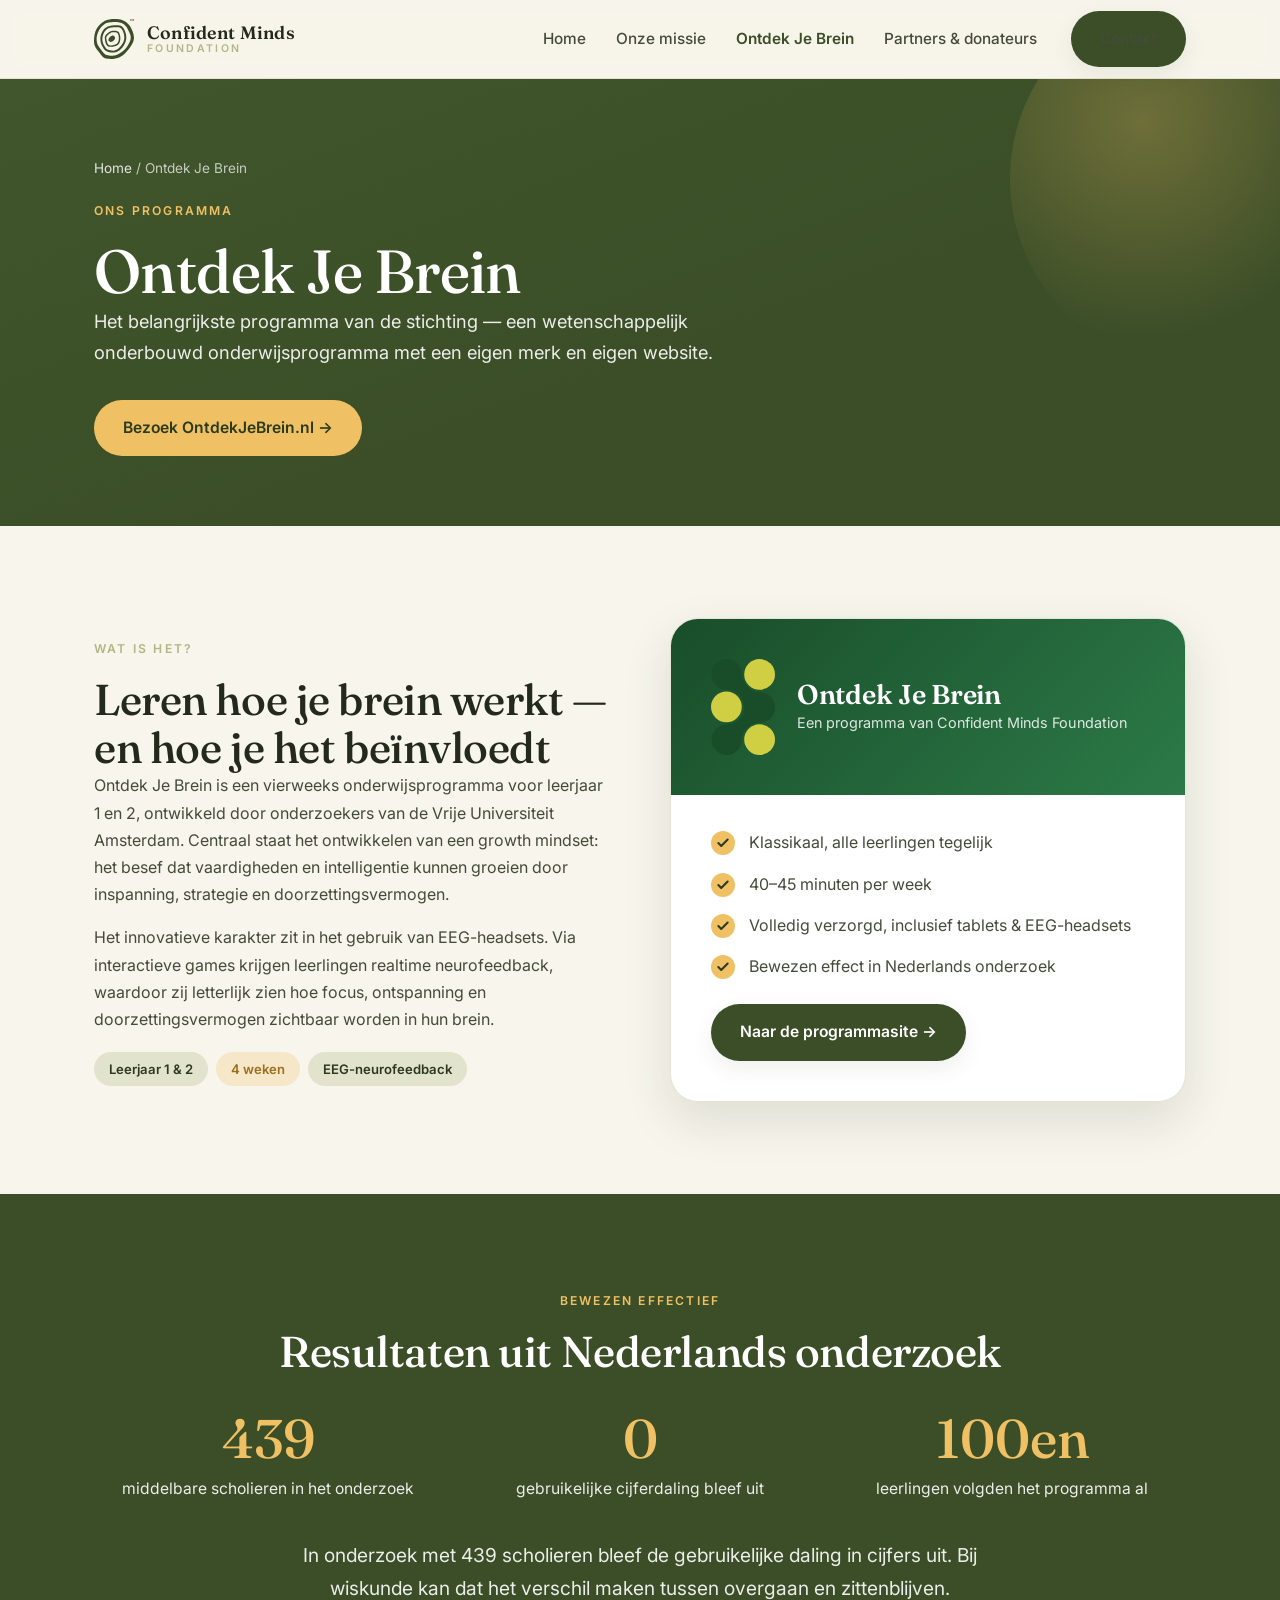
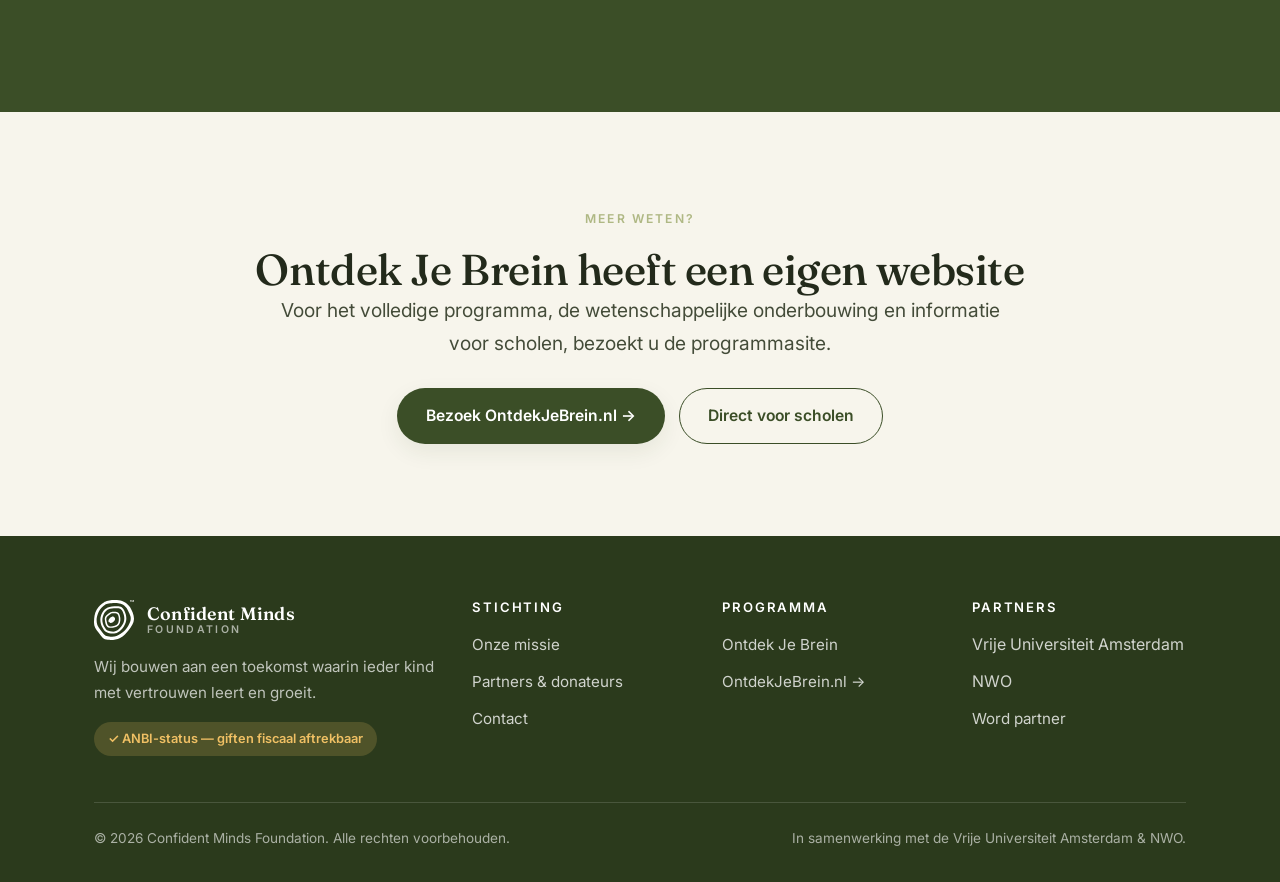
<file: confident-minds-foundation/ontdek-je-brein.html>
<!DOCTYPE html>
<html lang="nl">
<head>
  <meta charset="UTF-8" />
  <meta name="viewport" content="width=device-width, initial-scale=1.0" />
  <title>Ontdek Je Brein — ons programma | Confident Minds Foundation</title>
  <meta name="description" content="Ontdek Je Brein is het belangrijkste programma van Confident Minds Foundation: een 4-weeks programma met EEG-neurofeedback voor het voortgezet onderwijs." />
  <link rel="preconnect" href="https://fonts.googleapis.com" />
  <link rel="preconnect" href="https://fonts.gstatic.com" crossorigin />
  <link href="https://fonts.googleapis.com/css2?family=Fraunces:opsz,wght@9..144,400;9..144,500;9..144,600&family=Inter:wght@400;500;600;700&display=swap" rel="stylesheet" />
  <link rel="stylesheet" href="css/style.css" />
</head>
<body>

  <header class="site-header">
    <div class="container nav">
      <a href="index.html" class="brand">
        <img class="brand-mark" src="assets/cmf-icon-green.svg" alt="Confident Minds Foundation" />
        <span class="brand-text"><span class="b1">Confident Minds</span><span class="b2">Foundation</span></span>
      </a>
      <button class="nav-toggle" aria-label="Menu"><span></span><span></span><span></span></button>
      <ul class="nav-links">
        <li><a href="index.html">Home</a></li>
        <li><a href="missie.html">Onze missie</a></li>
        <li><a href="ontdek-je-brein.html" class="active">Ontdek Je Brein</a></li>
        <li><a href="partners.html">Partners &amp; donateurs</a></li>
        <li class="nav-cta"><a href="contact.html" class="btn btn--primary">Contact</a></li>
      </ul>
    </div>
  </header>

  <section class="page-hero">
    <div class="container">
      <div class="breadcrumb"><a href="index.html">Home</a> / Ontdek Je Brein</div>
      <span class="eyebrow">Ons programma</span>
      <h1>Ontdek Je Brein</h1>
      <p>Het belangrijkste programma van de stichting — een wetenschappelijk onderbouwd onderwijsprogramma met een eigen merk en eigen website.</p>
      <div class="hero-actions">
        <a href="../ontdek-je-brein/index.html" class="btn btn--yellow">Bezoek OntdekJeBrein.nl →</a>
      </div>
    </div>
  </section>

  <section class="section">
    <div class="container">
      <div class="split">
        <div>
          <span class="eyebrow">Wat is het?</span>
          <h2>Leren hoe je brein werkt — en hoe je het beïnvloedt</h2>
          <p>Ontdek Je Brein is een vierweeks onderwijsprogramma voor leerjaar 1 en 2, ontwikkeld door onderzoekers van de Vrije Universiteit Amsterdam. Centraal staat het ontwikkelen van een growth mindset: het besef dat vaardigheden en intelligentie kunnen groeien door inspanning, strategie en doorzettingsvermogen.</p>
          <p>Het innovatieve karakter zit in het gebruik van EEG-headsets. Via interactieve games krijgen leerlingen realtime neurofeedback, waardoor zij letterlijk zien hoe focus, ontspanning en doorzettingsvermogen zichtbaar worden in hun brein.</p>
          <div style="margin-top:6px;">
            <span class="pill pill-sage">Leerjaar 1 &amp; 2</span>
            <span class="pill pill-yellow">4 weken</span>
            <span class="pill pill-sage">EEG-neurofeedback</span>
          </div>
        </div>
        <div class="split-media">
          <div class="product-card">
            <div class="product-top">
              <img class="trefoil" src="assets/ojb-trefoil.svg" alt="Ontdek Je Brein" />
              <div><h3>Ontdek Je Brein</h3><span class="tag">Een programma van Confident Minds Foundation</span></div>
            </div>
            <div class="product-body">
              <ul class="checklist">
                <li>Klassikaal, alle leerlingen tegelijk</li>
                <li>40–45 minuten per week</li>
                <li>Volledig verzorgd, inclusief tablets &amp; EEG-headsets</li>
                <li>Bewezen effect in Nederlands onderzoek</li>
              </ul>
              <div class="hero-actions" style="margin-top:24px;">
                <a href="../ontdek-je-brein/index.html" class="btn btn--primary">Naar de programmasite →</a>
              </div>
            </div>
          </div>
        </div>
      </div>
    </div>
  </section>

  <!-- RESULTS -->
  <section class="section bg-green">
    <div class="container center">
      <span class="eyebrow">Bewezen effectief</span>
      <h2 style="margin-bottom:36px;">Resultaten uit Nederlands onderzoek</h2>
      <div class="stats">
        <div class="stat"><div class="num" style="color:var(--yellow)">439</div><div class="lbl">middelbare scholieren in het onderzoek</div></div>
        <div class="stat"><div class="num" style="color:var(--yellow)">0</div><div class="lbl">gebruikelijke cijferdaling bleef uit</div></div>
        <div class="stat"><div class="num" style="color:var(--yellow)">100en</div><div class="lbl">leerlingen volgden het programma al</div></div>
      </div>
      <p class="lead" style="color:rgba(255,255,255,0.9); margin-top:36px;">In onderzoek met 439 scholieren bleef de gebruikelijke daling in cijfers uit. Bij wiskunde kan dat het verschil maken tussen overgaan en zittenblijven.</p>
    </div>
  </section>

  <!-- BRIDGE -->
  <section class="section">
    <div class="container center">
      <span class="eyebrow">Meer weten?</span>
      <h2>Ontdek Je Brein heeft een eigen website</h2>
      <p class="lead">Voor het volledige programma, de wetenschappelijke onderbouwing en informatie voor scholen, bezoekt u de programmasite.</p>
      <div class="hero-actions" style="justify-content:center; margin-top:28px;">
        <a href="../ontdek-je-brein/index.html" class="btn btn--primary">Bezoek OntdekJeBrein.nl →</a>
        <a href="../ontdek-je-brein/voor-scholen.html" class="btn btn--outline">Direct voor scholen</a>
      </div>
    </div>
  </section>

  <footer class="site-footer">
    <div class="container">
      <div class="footer-grid">
        <div class="footer-brand">
          <a href="index.html" class="brand">
            <img class="brand-mark" src="assets/cmf-icon-white.svg" alt="" />
            <span class="brand-text"><span class="b1">Confident Minds</span><span class="b2">Foundation</span></span>
          </a>
          <p>Wij bouwen aan een toekomst waarin ieder kind met vertrouwen leert en groeit.</p>
          <span class="anbi-badge">✓ ANBI-status — giften fiscaal aftrekbaar</span>
        </div>
        <div><h4>Stichting</h4><ul class="footer-links"><li><a href="missie.html">Onze missie</a></li><li><a href="partners.html">Partners &amp; donateurs</a></li><li><a href="contact.html">Contact</a></li></ul></div>
        <div><h4>Programma</h4><ul class="footer-links"><li><a href="ontdek-je-brein.html">Ontdek Je Brein</a></li><li><a href="../ontdek-je-brein/index.html">OntdekJeBrein.nl →</a></li></ul></div>
        <div><h4>Partners</h4><ul class="footer-links"><li>Vrije Universiteit Amsterdam</li><li>NWO</li><li><a href="contact.html">Word partner</a></li></ul></div>
      </div>
      <div class="footer-bottom">
        <span>© 2026 Confident Minds Foundation. Alle rechten voorbehouden.</span>
        <span>In samenwerking met de Vrije Universiteit Amsterdam &amp; NWO.</span>
      </div>
    </div>
  </footer>

  <script src="js/main.js"></script>
</body>
</html>
</file>
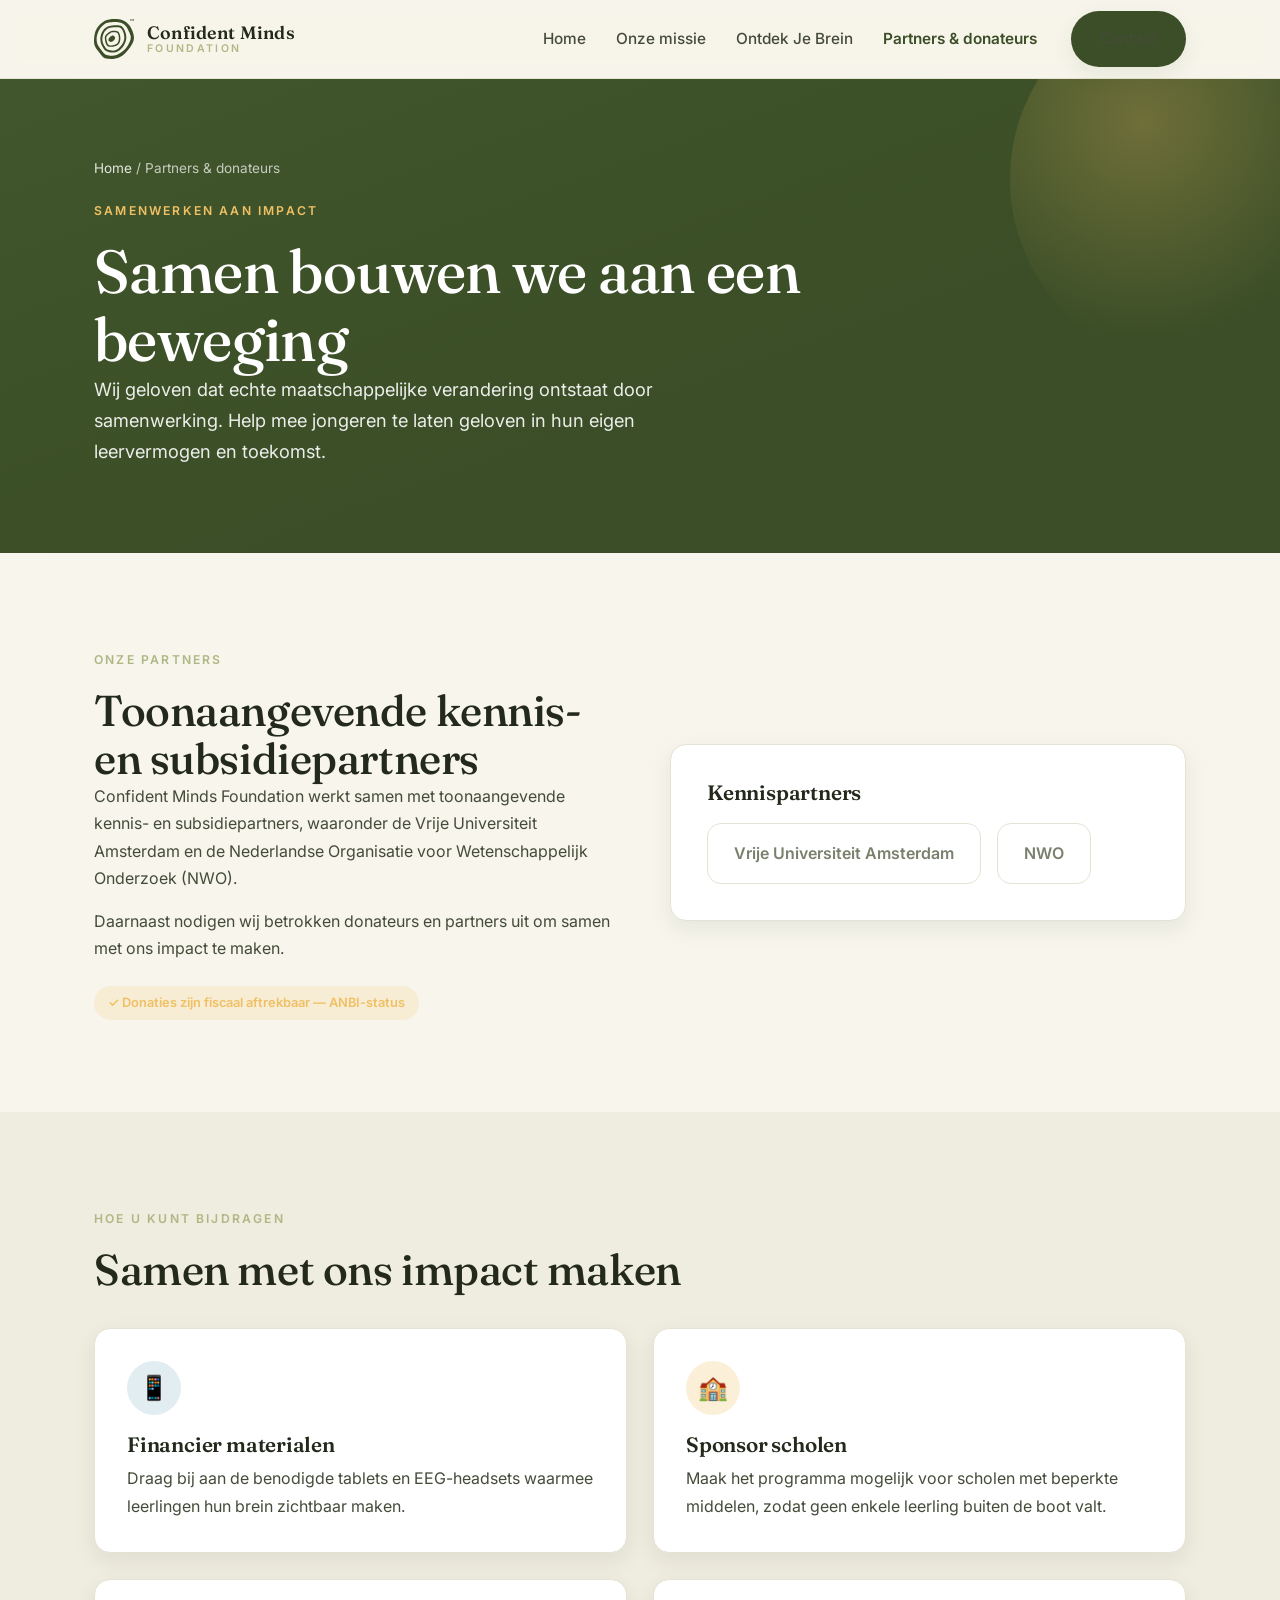
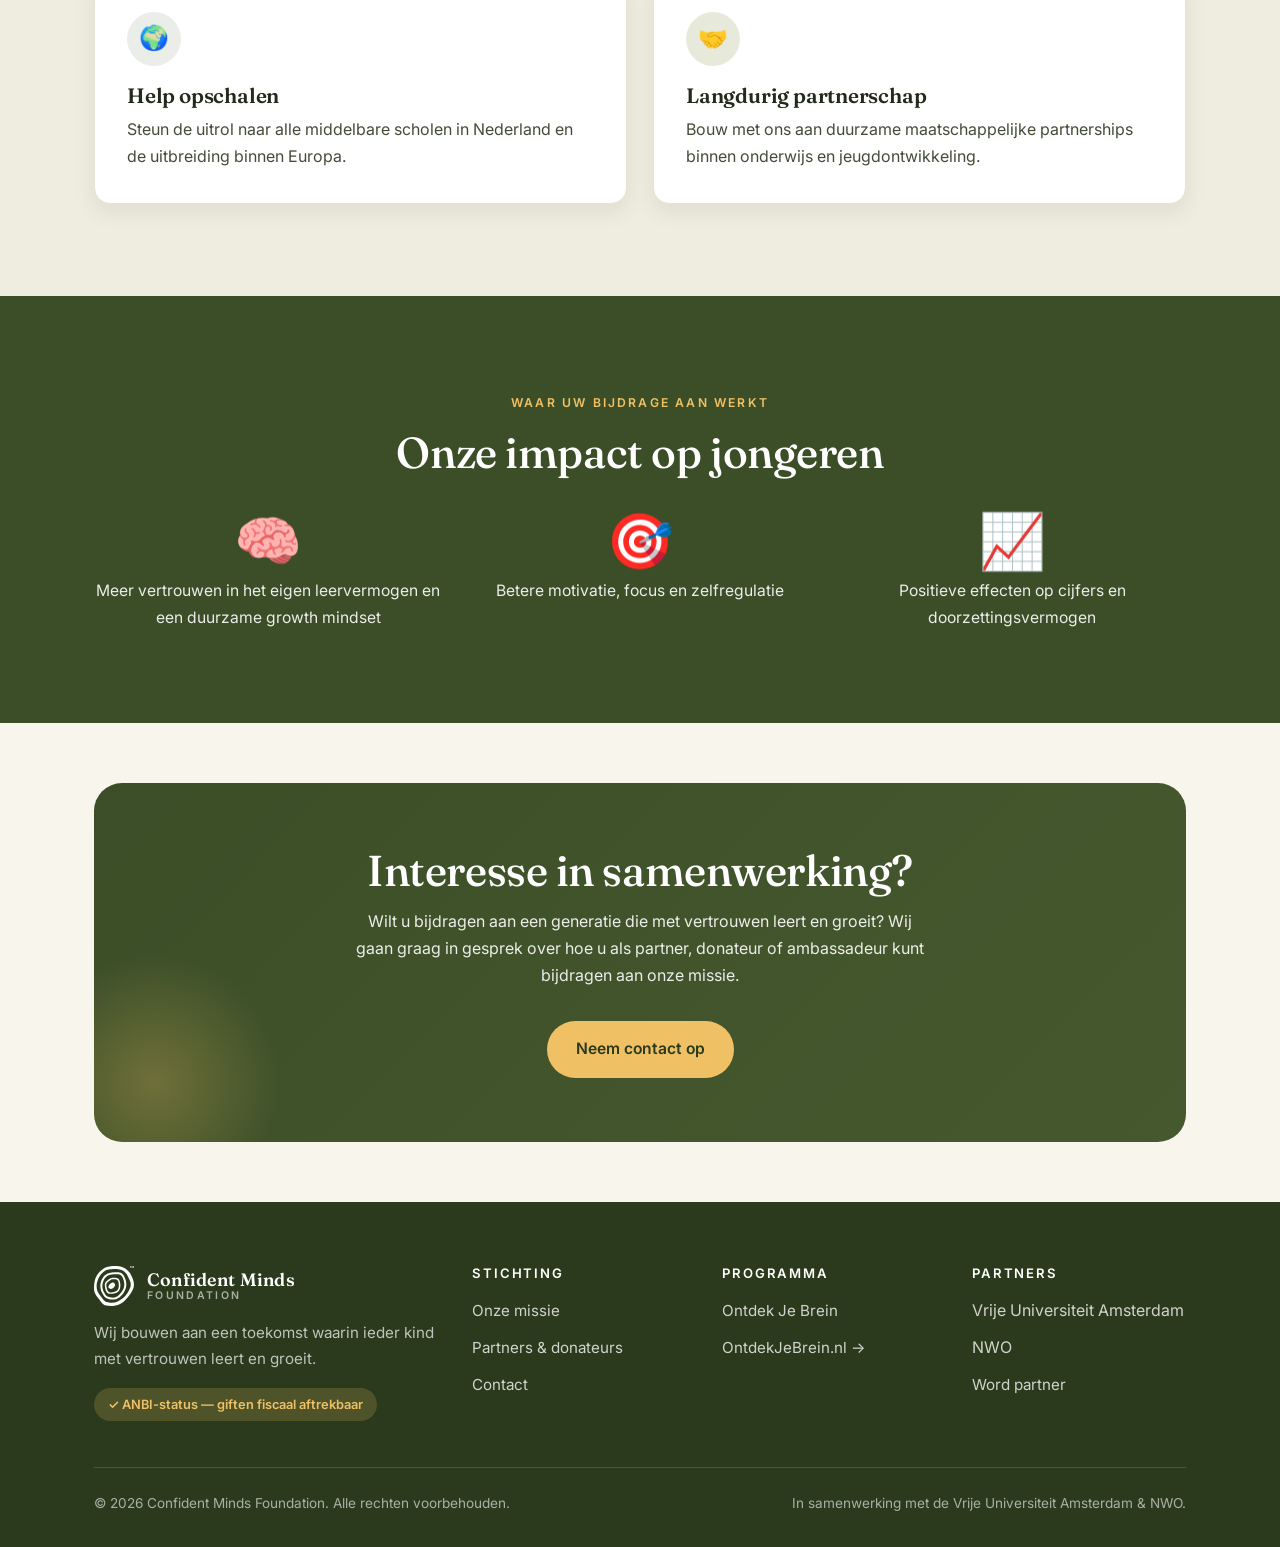
<file: confident-minds-foundation/partners.html>
<!DOCTYPE html>
<html lang="nl">
<head>
  <meta charset="UTF-8" />
  <meta name="viewport" content="width=device-width, initial-scale=1.0" />
  <title>Partners &amp; donateurs | Confident Minds Foundation</title>
  <meta name="description" content="Word partner of donateur van Confident Minds Foundation. Giften zijn fiscaal aftrekbaar dankzij onze ANBI-status." />
  <link rel="preconnect" href="https://fonts.googleapis.com" />
  <link rel="preconnect" href="https://fonts.gstatic.com" crossorigin />
  <link href="https://fonts.googleapis.com/css2?family=Fraunces:opsz,wght@9..144,400;9..144,500;9..144,600&family=Inter:wght@400;500;600;700&display=swap" rel="stylesheet" />
  <link rel="stylesheet" href="css/style.css" />
</head>
<body>

  <header class="site-header">
    <div class="container nav">
      <a href="index.html" class="brand">
        <img class="brand-mark" src="assets/cmf-icon-green.svg" alt="Confident Minds Foundation" />
        <span class="brand-text"><span class="b1">Confident Minds</span><span class="b2">Foundation</span></span>
      </a>
      <button class="nav-toggle" aria-label="Menu"><span></span><span></span><span></span></button>
      <ul class="nav-links">
        <li><a href="index.html">Home</a></li>
        <li><a href="missie.html">Onze missie</a></li>
        <li><a href="ontdek-je-brein.html">Ontdek Je Brein</a></li>
        <li><a href="partners.html" class="active">Partners &amp; donateurs</a></li>
        <li class="nav-cta"><a href="contact.html" class="btn btn--primary">Contact</a></li>
      </ul>
    </div>
  </header>

  <section class="page-hero">
    <div class="container">
      <div class="breadcrumb"><a href="index.html">Home</a> / Partners &amp; donateurs</div>
      <span class="eyebrow">Samenwerken aan impact</span>
      <h1>Samen bouwen we aan een beweging</h1>
      <p>Wij geloven dat echte maatschappelijke verandering ontstaat door samenwerking. Help mee jongeren te laten geloven in hun eigen leervermogen en toekomst.</p>
    </div>
  </section>

  <section class="section">
    <div class="container">
      <div class="split">
        <div>
          <span class="eyebrow">Onze partners</span>
          <h2>Toonaangevende kennis- en subsidiepartners</h2>
          <p>Confident Minds Foundation werkt samen met toonaangevende kennis- en subsidiepartners, waaronder de Vrije Universiteit Amsterdam en de Nederlandse Organisatie voor Wetenschappelijk Onderzoek (NWO).</p>
          <p>Daarnaast nodigen wij betrokken donateurs en partners uit om samen met ons impact te maken.</p>
          <span class="anbi-badge" style="margin-top:8px;">✓ Donaties zijn fiscaal aftrekbaar — ANBI-status</span>
        </div>
        <div class="split-media">
          <div class="card" style="padding:36px;">
            <h3 style="margin-bottom:18px;">Kennispartners</h3>
            <div class="partner-row">
              <span class="partner-chip">Vrije Universiteit Amsterdam</span>
              <span class="partner-chip">NWO</span>
            </div>
          </div>
        </div>
      </div>
    </div>
  </section>

  <section class="section bg-cream2">
    <div class="container">
      <span class="eyebrow">Hoe u kunt bijdragen</span>
      <h2 style="margin-bottom:34px;">Samen met ons impact maken</h2>
      <div class="grid grid-2">
        <div class="card"><div class="card-icon ic-blue">📱</div><h3>Financier materialen</h3><p>Draag bij aan de benodigde tablets en EEG-headsets waarmee leerlingen hun brein zichtbaar maken.</p></div>
        <div class="card"><div class="card-icon ic-yellow">🏫</div><h3>Sponsor scholen</h3><p>Maak het programma mogelijk voor scholen met beperkte middelen, zodat geen enkele leerling buiten de boot valt.</p></div>
        <div class="card"><div class="card-icon ic-green">🌍</div><h3>Help opschalen</h3><p>Steun de uitrol naar alle middelbare scholen in Nederland en de uitbreiding binnen Europa.</p></div>
        <div class="card"><div class="card-icon ic-sage">🤝</div><h3>Langdurig partnerschap</h3><p>Bouw met ons aan duurzame maatschappelijke partnerships binnen onderwijs en jeugdontwikkeling.</p></div>
      </div>
    </div>
  </section>

  <section class="section bg-green">
    <div class="container center">
      <span class="eyebrow">Waar uw bijdrage aan werkt</span>
      <h2 style="margin-bottom:36px;">Onze impact op jongeren</h2>
      <div class="stats">
        <div class="stat"><div class="num" style="color:var(--yellow)">🧠</div><div class="lbl">Meer vertrouwen in het eigen leervermogen en een duurzame growth mindset</div></div>
        <div class="stat"><div class="num" style="color:var(--yellow)">🎯</div><div class="lbl">Betere motivatie, focus en zelfregulatie</div></div>
        <div class="stat"><div class="num" style="color:var(--yellow)">📈</div><div class="lbl">Positieve effecten op cijfers en doorzettingsvermogen</div></div>
      </div>
    </div>
  </section>

  <section class="section--tight">
    <div class="container">
      <div class="cta-band">
        <h2>Interesse in samenwerking?</h2>
        <p>Wilt u bijdragen aan een generatie die met vertrouwen leert en groeit? Wij gaan graag in gesprek over hoe u als partner, donateur of ambassadeur kunt bijdragen aan onze missie.</p>
        <div class="hero-actions">
          <a href="contact.html" class="btn btn--yellow">Neem contact op</a>
        </div>
      </div>
    </div>
  </section>

  <footer class="site-footer">
    <div class="container">
      <div class="footer-grid">
        <div class="footer-brand">
          <a href="index.html" class="brand">
            <img class="brand-mark" src="assets/cmf-icon-white.svg" alt="" />
            <span class="brand-text"><span class="b1">Confident Minds</span><span class="b2">Foundation</span></span>
          </a>
          <p>Wij bouwen aan een toekomst waarin ieder kind met vertrouwen leert en groeit.</p>
          <span class="anbi-badge">✓ ANBI-status — giften fiscaal aftrekbaar</span>
        </div>
        <div><h4>Stichting</h4><ul class="footer-links"><li><a href="missie.html">Onze missie</a></li><li><a href="partners.html">Partners &amp; donateurs</a></li><li><a href="contact.html">Contact</a></li></ul></div>
        <div><h4>Programma</h4><ul class="footer-links"><li><a href="ontdek-je-brein.html">Ontdek Je Brein</a></li><li><a href="../ontdek-je-brein/index.html">OntdekJeBrein.nl →</a></li></ul></div>
        <div><h4>Partners</h4><ul class="footer-links"><li>Vrije Universiteit Amsterdam</li><li>NWO</li><li><a href="contact.html">Word partner</a></li></ul></div>
      </div>
      <div class="footer-bottom">
        <span>© 2026 Confident Minds Foundation. Alle rechten voorbehouden.</span>
        <span>In samenwerking met de Vrije Universiteit Amsterdam &amp; NWO.</span>
      </div>
    </div>
  </footer>

  <script src="js/main.js"></script>
</body>
</html>
</file>
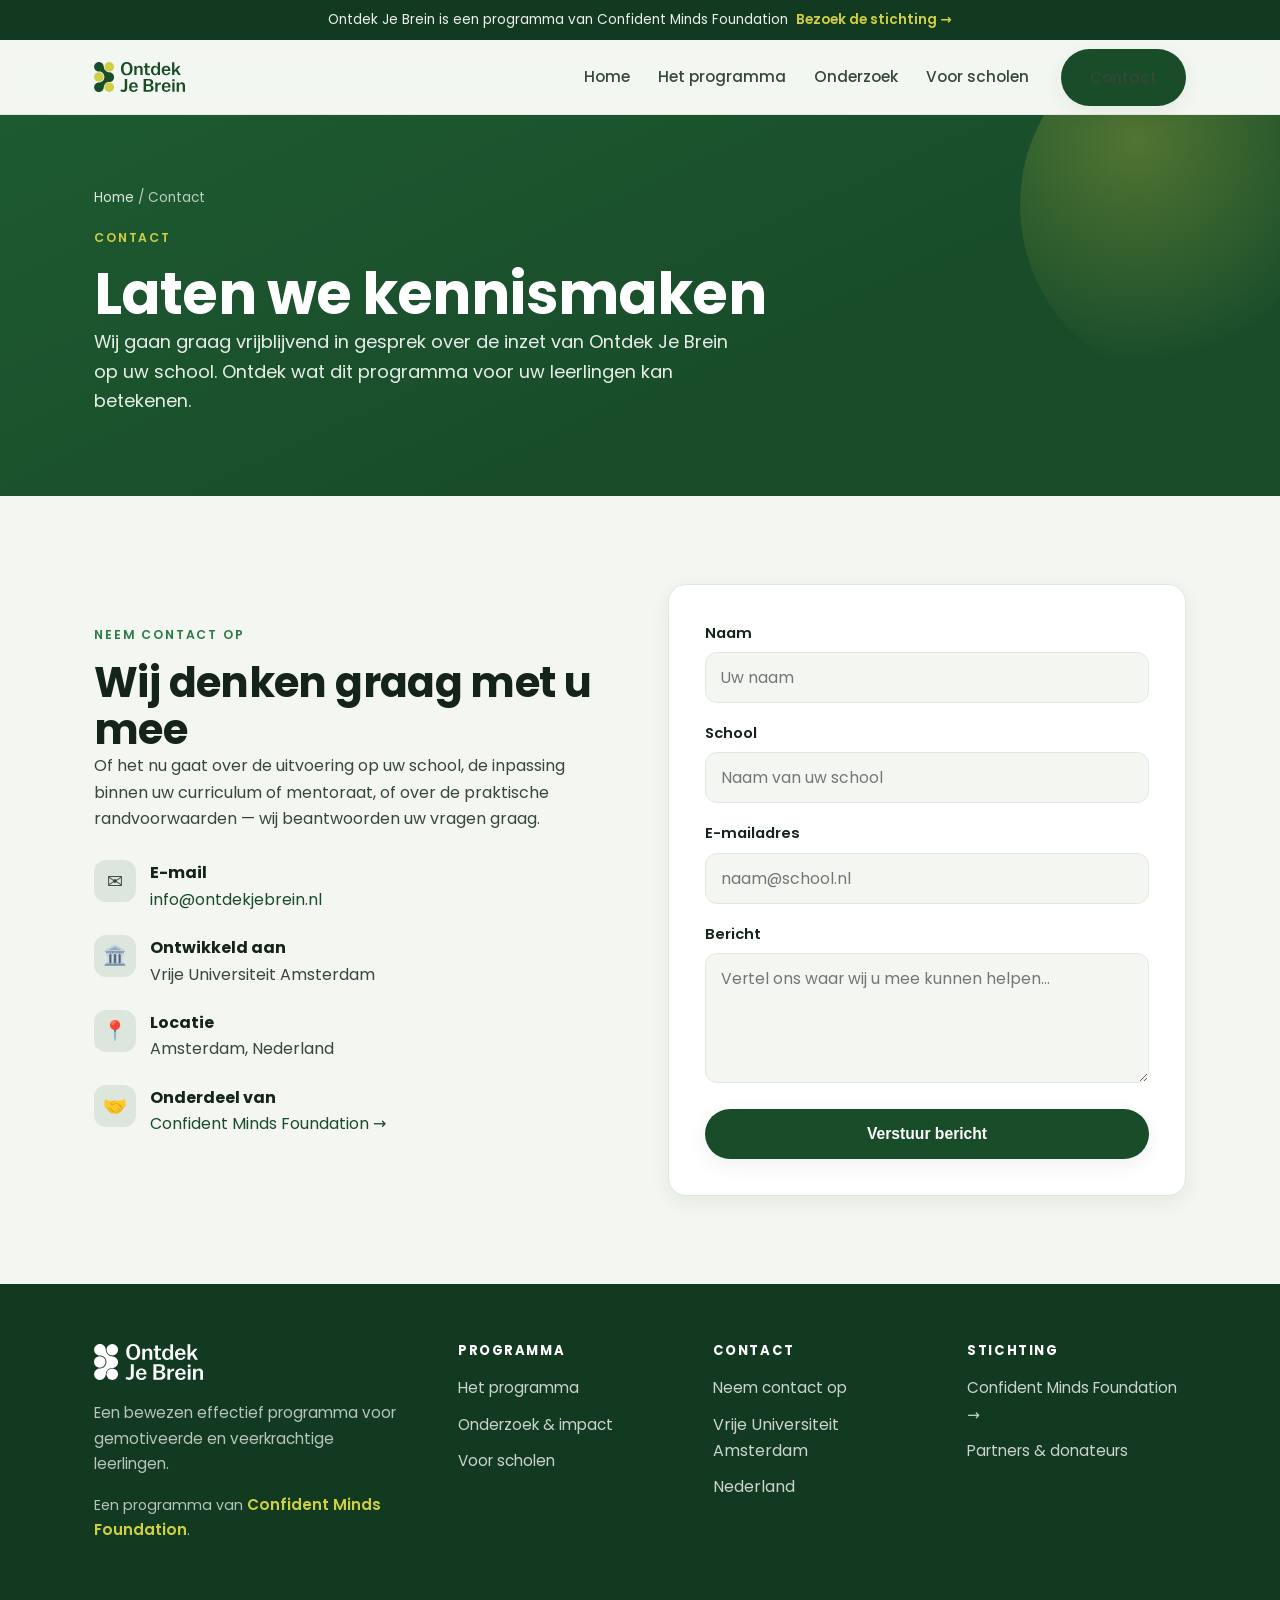
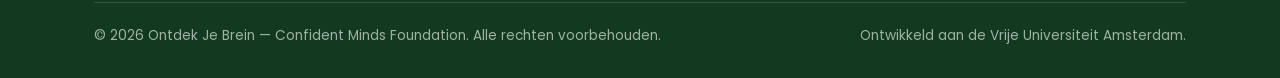
<file: ontdek-je-brein/contact.html>
<!DOCTYPE html>
<html lang="nl">
<head>
  <meta charset="UTF-8" />
  <meta name="viewport" content="width=device-width, initial-scale=1.0" />
  <title>Contact | Ontdek Je Brein</title>
  <meta name="description" content="Neem vrijblijvend contact op over de inzet van Ontdek Je Brein op uw school." />
  <link rel="preconnect" href="https://fonts.googleapis.com" />
  <link rel="preconnect" href="https://fonts.gstatic.com" crossorigin />
  <link href="https://fonts.googleapis.com/css2?family=Poppins:wght@400;500;600;700&display=swap" rel="stylesheet" />
  <link rel="stylesheet" href="css/style.css" />
</head>
<body>

  <div class="ribbon">
    <div class="container">
      <span>Ontdek Je Brein is een programma van Confident Minds Foundation</span>
      <a href="../confident-minds-foundation/index.html">Bezoek de stichting →</a>
    </div>
  </div>

  <header class="site-header">
    <div class="container nav">
      <a href="index.html" class="brand">
        <img class="brand-logo" src="assets/ojb-logo-greencombo.svg" alt="Ontdek Je Brein — Explore Your Brain" />
      </a>
      <button class="nav-toggle" aria-label="Menu"><span></span><span></span><span></span></button>
      <ul class="nav-links">
        <li><a href="index.html">Home</a></li>
        <li><a href="programma.html">Het programma</a></li>
        <li><a href="onderzoek.html">Onderzoek</a></li>
        <li><a href="voor-scholen.html">Voor scholen</a></li>
        <li class="nav-cta"><a href="contact.html" class="btn btn--primary">Contact</a></li>
      </ul>
    </div>
  </header>

  <section class="page-hero">
    <div class="container">
      <div class="breadcrumb"><a href="index.html">Home</a> / Contact</div>
      <span class="eyebrow">Contact</span>
      <h1>Laten we kennismaken</h1>
      <p>Wij gaan graag vrijblijvend in gesprek over de inzet van Ontdek Je Brein op uw school. Ontdek wat dit programma voor uw leerlingen kan betekenen.</p>
    </div>
  </section>

  <section class="section">
    <div class="container">
      <div class="split">
        <div>
          <span class="eyebrow">Neem contact op</span>
          <h2>Wij denken graag met u mee</h2>
          <p>Of het nu gaat over de uitvoering op uw school, de inpassing binnen uw curriculum of mentoraat, of over de praktische randvoorwaarden — wij beantwoorden uw vragen graag.</p>
          <div style="margin-top:28px;">
            <div class="info-row"><div class="ic">✉️</div><div><strong>E-mail</strong><a href="mailto:info@ontdekjebrein.nl">info@ontdekjebrein.nl</a></div></div>
            <div class="info-row"><div class="ic">🏛️</div><div><strong>Ontwikkeld aan</strong>Vrije Universiteit Amsterdam</div></div>
            <div class="info-row"><div class="ic">📍</div><div><strong>Locatie</strong>Amsterdam, Nederland</div></div>
            <div class="info-row"><div class="ic">🤝</div><div><strong>Onderdeel van</strong><a href="../confident-minds-foundation/index.html">Confident Minds Foundation →</a></div></div>
          </div>
        </div>
        <div class="split-media">
          <form class="form-card" data-demo>
            <div class="field"><label for="naam">Naam</label><input type="text" id="naam" name="naam" placeholder="Uw naam" required /></div>
            <div class="field"><label for="school">School</label><input type="text" id="school" name="school" placeholder="Naam van uw school" /></div>
            <div class="field"><label for="email">E-mailadres</label><input type="email" id="email" name="email" placeholder="naam@school.nl" required /></div>
            <div class="field"><label for="bericht">Bericht</label><textarea id="bericht" name="bericht" placeholder="Vertel ons waar wij u mee kunnen helpen…"></textarea></div>
            <button type="submit" class="btn btn--primary" style="width:100%; justify-content:center;">Verstuur bericht</button>
            <p class="form-note" style="display:none; margin-top:16px; color:var(--forest); font-weight:600;">Bedankt voor uw bericht — wij nemen zo snel mogelijk contact met u op.</p>
          </form>
        </div>
      </div>
    </div>
  </section>

  <footer class="site-footer">
    <div class="container">
      <div class="footer-grid">
        <div class="footer-brand">
          <a href="index.html" class="brand">
            <img class="footer-logo" src="assets/ojb-logo-white.svg" alt="Ontdek Je Brein — Explore Your Brain" />
          </a>
          <p>Een bewezen effectief programma voor gemotiveerde en veerkrachtige leerlingen.</p>
          <p style="font-size:0.88rem;">Een programma van <a href="../confident-minds-foundation/index.html" style="color:var(--lime); font-weight:600;">Confident Minds Foundation</a>.</p>
        </div>
        <div><h4>Programma</h4><ul class="footer-links"><li><a href="programma.html">Het programma</a></li><li><a href="onderzoek.html">Onderzoek &amp; impact</a></li><li><a href="voor-scholen.html">Voor scholen</a></li></ul></div>
        <div><h4>Contact</h4><ul class="footer-links"><li><a href="contact.html">Neem contact op</a></li><li>Vrije Universiteit Amsterdam</li><li>Nederland</li></ul></div>
        <div><h4>Stichting</h4><ul class="footer-links"><li><a href="../confident-minds-foundation/index.html">Confident Minds Foundation →</a></li><li><a href="../confident-minds-foundation/partners.html">Partners &amp; donateurs</a></li></ul></div>
      </div>
      <div class="footer-bottom">
        <span>© 2026 Ontdek Je Brein — Confident Minds Foundation. Alle rechten voorbehouden.</span>
        <span>Ontwikkeld aan de Vrije Universiteit Amsterdam.</span>
      </div>
    </div>
  </footer>

  <script src="js/main.js"></script>
</body>
</html>
</file>
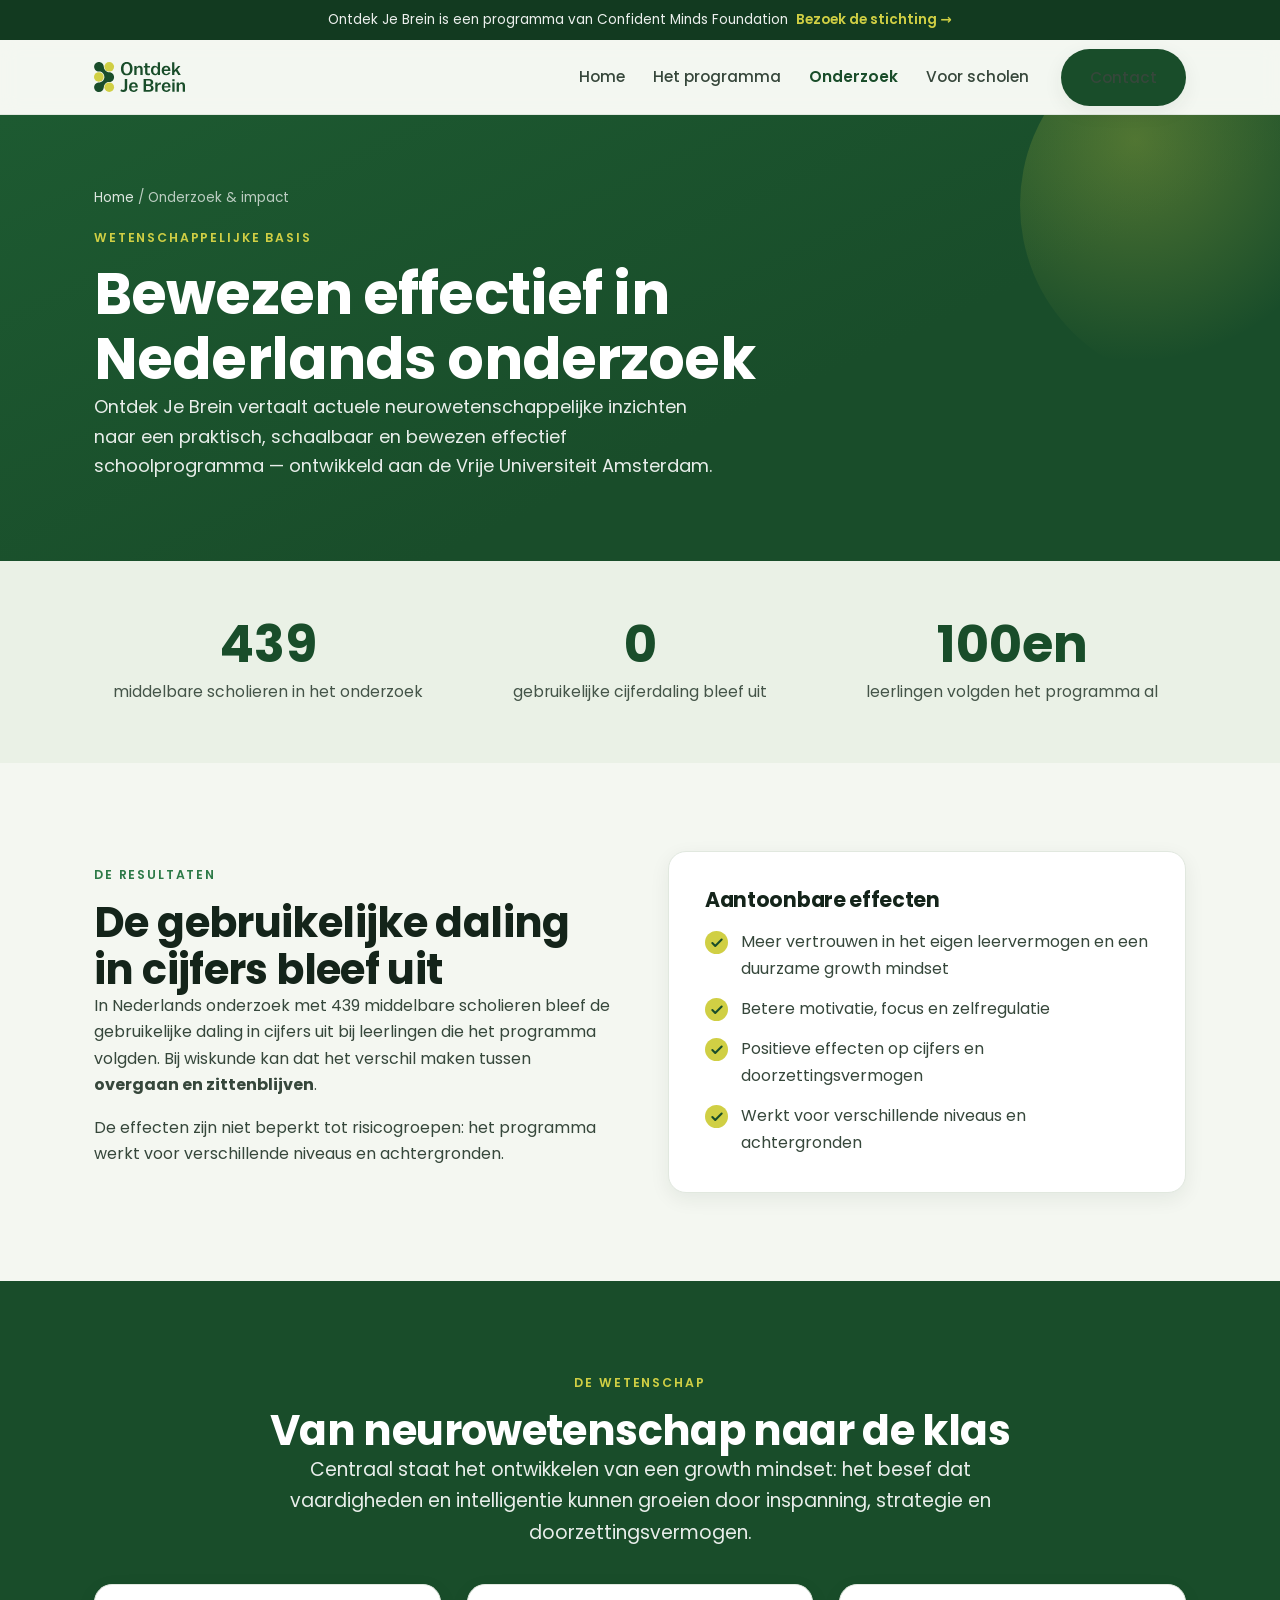
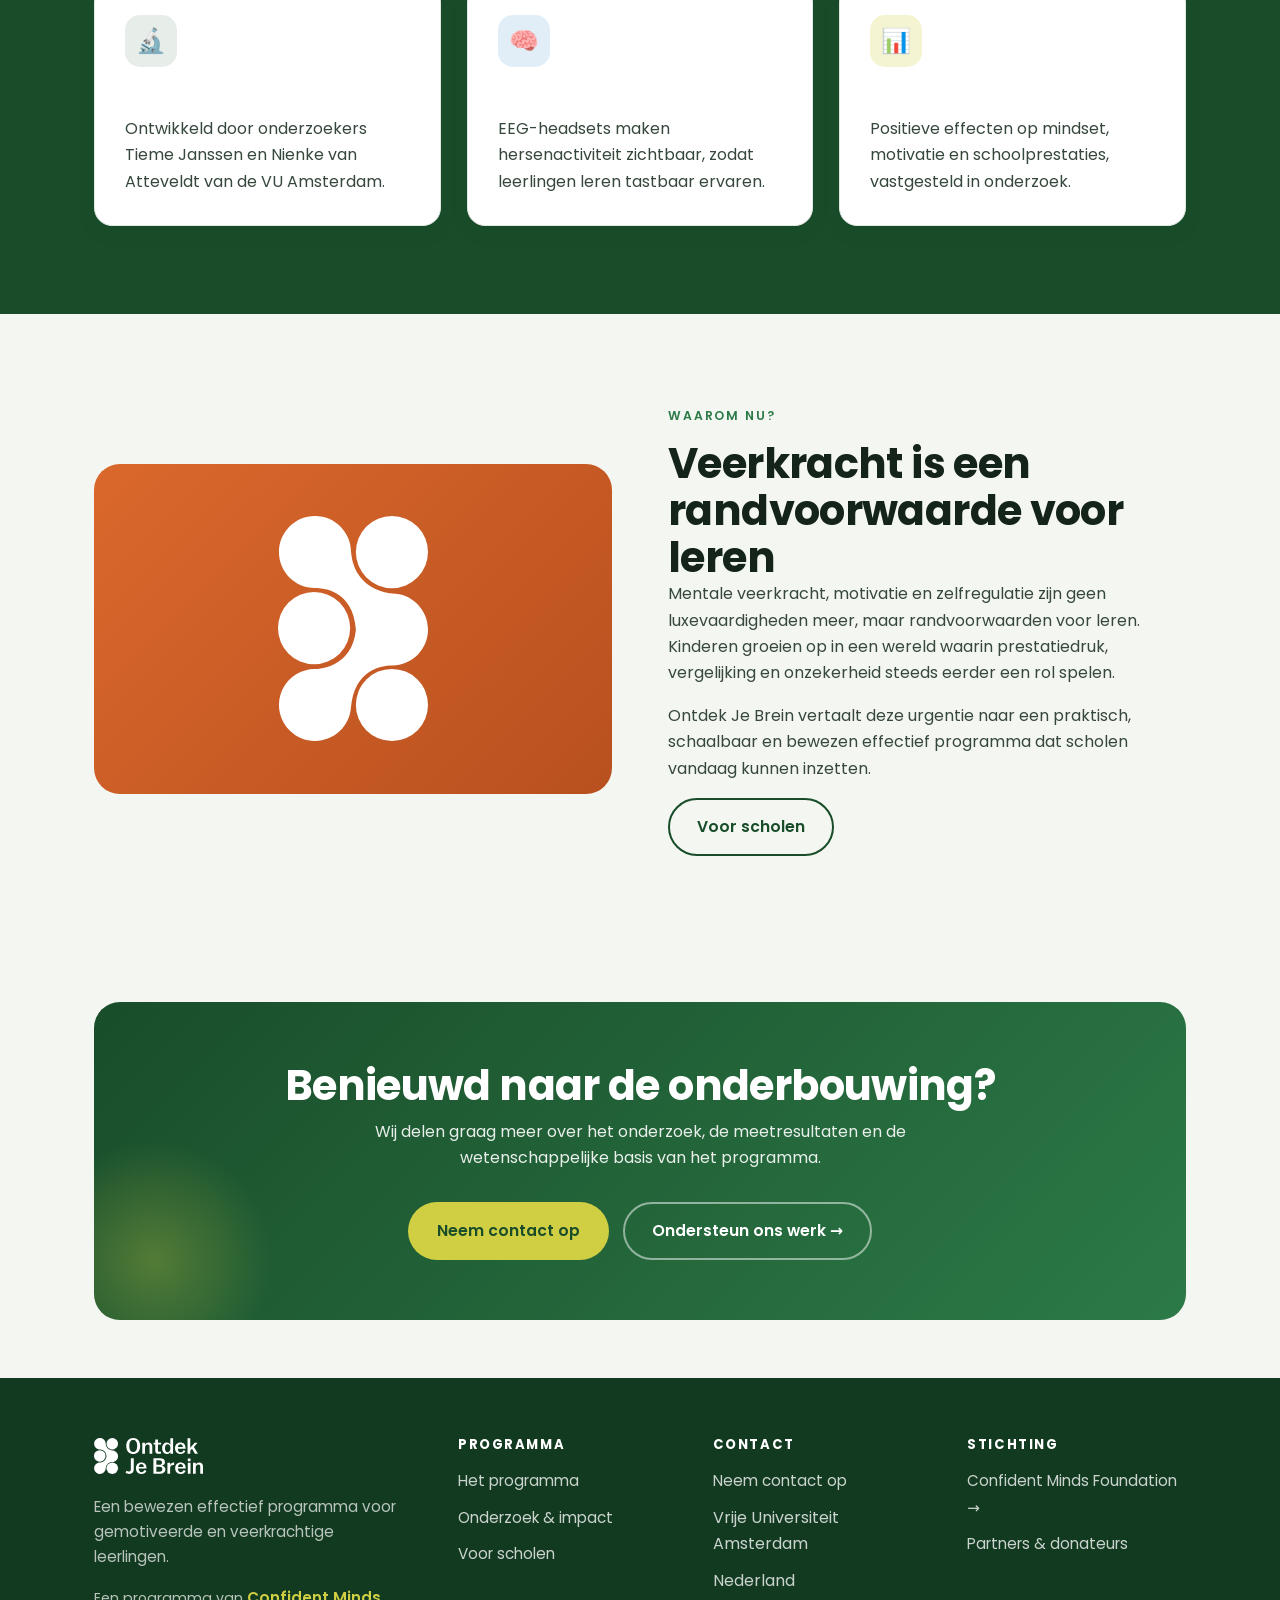
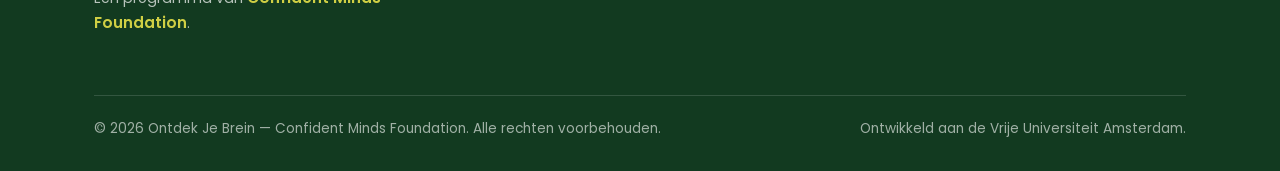
<file: ontdek-je-brein/onderzoek.html>
<!DOCTYPE html>
<html lang="nl">
<head>
  <meta charset="UTF-8" />
  <meta name="viewport" content="width=device-width, initial-scale=1.0" />
  <title>Onderzoek &amp; impact | Ontdek Je Brein</title>
  <meta name="description" content="Ontdek Je Brein is bewezen effectief: in Nederlands onderzoek met 439 scholieren bleef de gebruikelijke daling in cijfers uit." />
  <link rel="preconnect" href="https://fonts.googleapis.com" />
  <link rel="preconnect" href="https://fonts.gstatic.com" crossorigin />
  <link href="https://fonts.googleapis.com/css2?family=Poppins:wght@400;500;600;700&display=swap" rel="stylesheet" />
  <link rel="stylesheet" href="css/style.css" />
</head>
<body>

  <div class="ribbon">
    <div class="container">
      <span>Ontdek Je Brein is een programma van Confident Minds Foundation</span>
      <a href="../confident-minds-foundation/index.html">Bezoek de stichting →</a>
    </div>
  </div>

  <header class="site-header">
    <div class="container nav">
      <a href="index.html" class="brand">
        <img class="brand-logo" src="assets/ojb-logo-greencombo.svg" alt="Ontdek Je Brein — Explore Your Brain" />
      </a>
      <button class="nav-toggle" aria-label="Menu"><span></span><span></span><span></span></button>
      <ul class="nav-links">
        <li><a href="index.html">Home</a></li>
        <li><a href="programma.html">Het programma</a></li>
        <li><a href="onderzoek.html" class="active">Onderzoek</a></li>
        <li><a href="voor-scholen.html">Voor scholen</a></li>
        <li class="nav-cta"><a href="contact.html" class="btn btn--primary">Contact</a></li>
      </ul>
    </div>
  </header>

  <section class="page-hero">
    <div class="container">
      <div class="breadcrumb"><a href="index.html">Home</a> / Onderzoek &amp; impact</div>
      <span class="eyebrow">Wetenschappelijke basis</span>
      <h1>Bewezen effectief in Nederlands onderzoek</h1>
      <p>Ontdek Je Brein vertaalt actuele neurowetenschappelijke inzichten naar een praktisch, schaalbaar en bewezen effectief schoolprogramma — ontwikkeld aan de Vrije Universiteit Amsterdam.</p>
    </div>
  </section>

  <section class="section--tight bg-cream2">
    <div class="container">
      <div class="stats">
        <div class="stat"><div class="num">439</div><div class="lbl">middelbare scholieren in het onderzoek</div></div>
        <div class="stat"><div class="num">0</div><div class="lbl">gebruikelijke cijferdaling bleef uit</div></div>
        <div class="stat"><div class="num">100en</div><div class="lbl">leerlingen volgden het programma al</div></div>
      </div>
    </div>
  </section>

  <section class="section">
    <div class="container">
      <div class="split">
        <div>
          <span class="eyebrow">De resultaten</span>
          <h2>De gebruikelijke daling in cijfers bleef uit</h2>
          <p>In Nederlands onderzoek met 439 middelbare scholieren bleef de gebruikelijke daling in cijfers uit bij leerlingen die het programma volgden. Bij wiskunde kan dat het verschil maken tussen <strong>overgaan en zittenblijven</strong>.</p>
          <p>De effecten zijn niet beperkt tot risicogroepen: het programma werkt voor verschillende niveaus en achtergronden.</p>
        </div>
        <div class="split-media">
          <div class="card" style="padding:36px;">
            <h3 style="margin-bottom:18px;">Aantoonbare effecten</h3>
            <ul class="checklist">
              <li>Meer vertrouwen in het eigen leervermogen en een duurzame growth mindset</li>
              <li>Betere motivatie, focus en zelfregulatie</li>
              <li>Positieve effecten op cijfers en doorzettingsvermogen</li>
              <li>Werkt voor verschillende niveaus en achtergronden</li>
            </ul>
          </div>
        </div>
      </div>
    </div>
  </section>

  <section class="section bg-forest">
    <div class="container">
      <div class="center" style="margin-bottom:36px;">
        <span class="eyebrow">De wetenschap</span>
        <h2>Van neurowetenschap naar de klas</h2>
        <p class="lead" style="color:rgba(255,255,255,0.9);">Centraal staat het ontwikkelen van een growth mindset: het besef dat vaardigheden en intelligentie kunnen groeien door inspanning, strategie en doorzettingsvermogen.</p>
      </div>
      <div class="grid grid-3">
        <div class="card"><div class="card-icon ic-green">🔬</div><h3>Onderbouwd</h3><p>Ontwikkeld door onderzoekers Tieme Janssen en Nienke van Atteveldt van de VU Amsterdam.</p></div>
        <div class="card"><div class="card-icon ic-blue">🧠</div><h3>Neurofeedback</h3><p>EEG-headsets maken hersenactiviteit zichtbaar, zodat leerlingen leren tastbaar ervaren.</p></div>
        <div class="card"><div class="card-icon ic-lime">📊</div><h3>Gemeten effect</h3><p>Positieve effecten op mindset, motivatie en schoolprestaties, vastgesteld in onderzoek.</p></div>
      </div>
    </div>
  </section>

  <section class="section">
    <div class="container">
      <div class="split split--rev">
        <div class="split-media">
          <div class="media-card orange">
            <img src="assets/ojb-trefoil-white.svg" alt="" style="width:150px;" />
          </div>
        </div>
        <div>
          <span class="eyebrow">Waarom nu?</span>
          <h2>Veerkracht is een randvoorwaarde voor leren</h2>
          <p>Mentale veerkracht, motivatie en zelfregulatie zijn geen luxevaardigheden meer, maar randvoorwaarden voor leren. Kinderen groeien op in een wereld waarin prestatiedruk, vergelijking en onzekerheid steeds eerder een rol spelen.</p>
          <p>Ontdek Je Brein vertaalt deze urgentie naar een praktisch, schaalbaar en bewezen effectief programma dat scholen vandaag kunnen inzetten.</p>
          <a href="voor-scholen.html" class="btn btn--outline">Voor scholen</a>
        </div>
      </div>
    </div>
  </section>

  <section class="section--tight">
    <div class="container">
      <div class="cta-band">
        <h2>Benieuwd naar de onderbouwing?</h2>
        <p>Wij delen graag meer over het onderzoek, de meetresultaten en de wetenschappelijke basis van het programma.</p>
        <div class="hero-actions">
          <a href="contact.html" class="btn btn--lime">Neem contact op</a>
          <a href="../confident-minds-foundation/partners.html" class="btn btn--ghost">Ondersteun ons werk →</a>
        </div>
      </div>
    </div>
  </section>

  <footer class="site-footer">
    <div class="container">
      <div class="footer-grid">
        <div class="footer-brand">
          <a href="index.html" class="brand">
            <img class="footer-logo" src="assets/ojb-logo-white.svg" alt="Ontdek Je Brein — Explore Your Brain" />
          </a>
          <p>Een bewezen effectief programma voor gemotiveerde en veerkrachtige leerlingen.</p>
          <p style="font-size:0.88rem;">Een programma van <a href="../confident-minds-foundation/index.html" style="color:var(--lime); font-weight:600;">Confident Minds Foundation</a>.</p>
        </div>
        <div><h4>Programma</h4><ul class="footer-links"><li><a href="programma.html">Het programma</a></li><li><a href="onderzoek.html">Onderzoek &amp; impact</a></li><li><a href="voor-scholen.html">Voor scholen</a></li></ul></div>
        <div><h4>Contact</h4><ul class="footer-links"><li><a href="contact.html">Neem contact op</a></li><li>Vrije Universiteit Amsterdam</li><li>Nederland</li></ul></div>
        <div><h4>Stichting</h4><ul class="footer-links"><li><a href="../confident-minds-foundation/index.html">Confident Minds Foundation →</a></li><li><a href="../confident-minds-foundation/partners.html">Partners &amp; donateurs</a></li></ul></div>
      </div>
      <div class="footer-bottom">
        <span>© 2026 Ontdek Je Brein — Confident Minds Foundation. Alle rechten voorbehouden.</span>
        <span>Ontwikkeld aan de Vrije Universiteit Amsterdam.</span>
      </div>
    </div>
  </footer>

  <script src="js/main.js"></script>
</body>
</html>
</file>
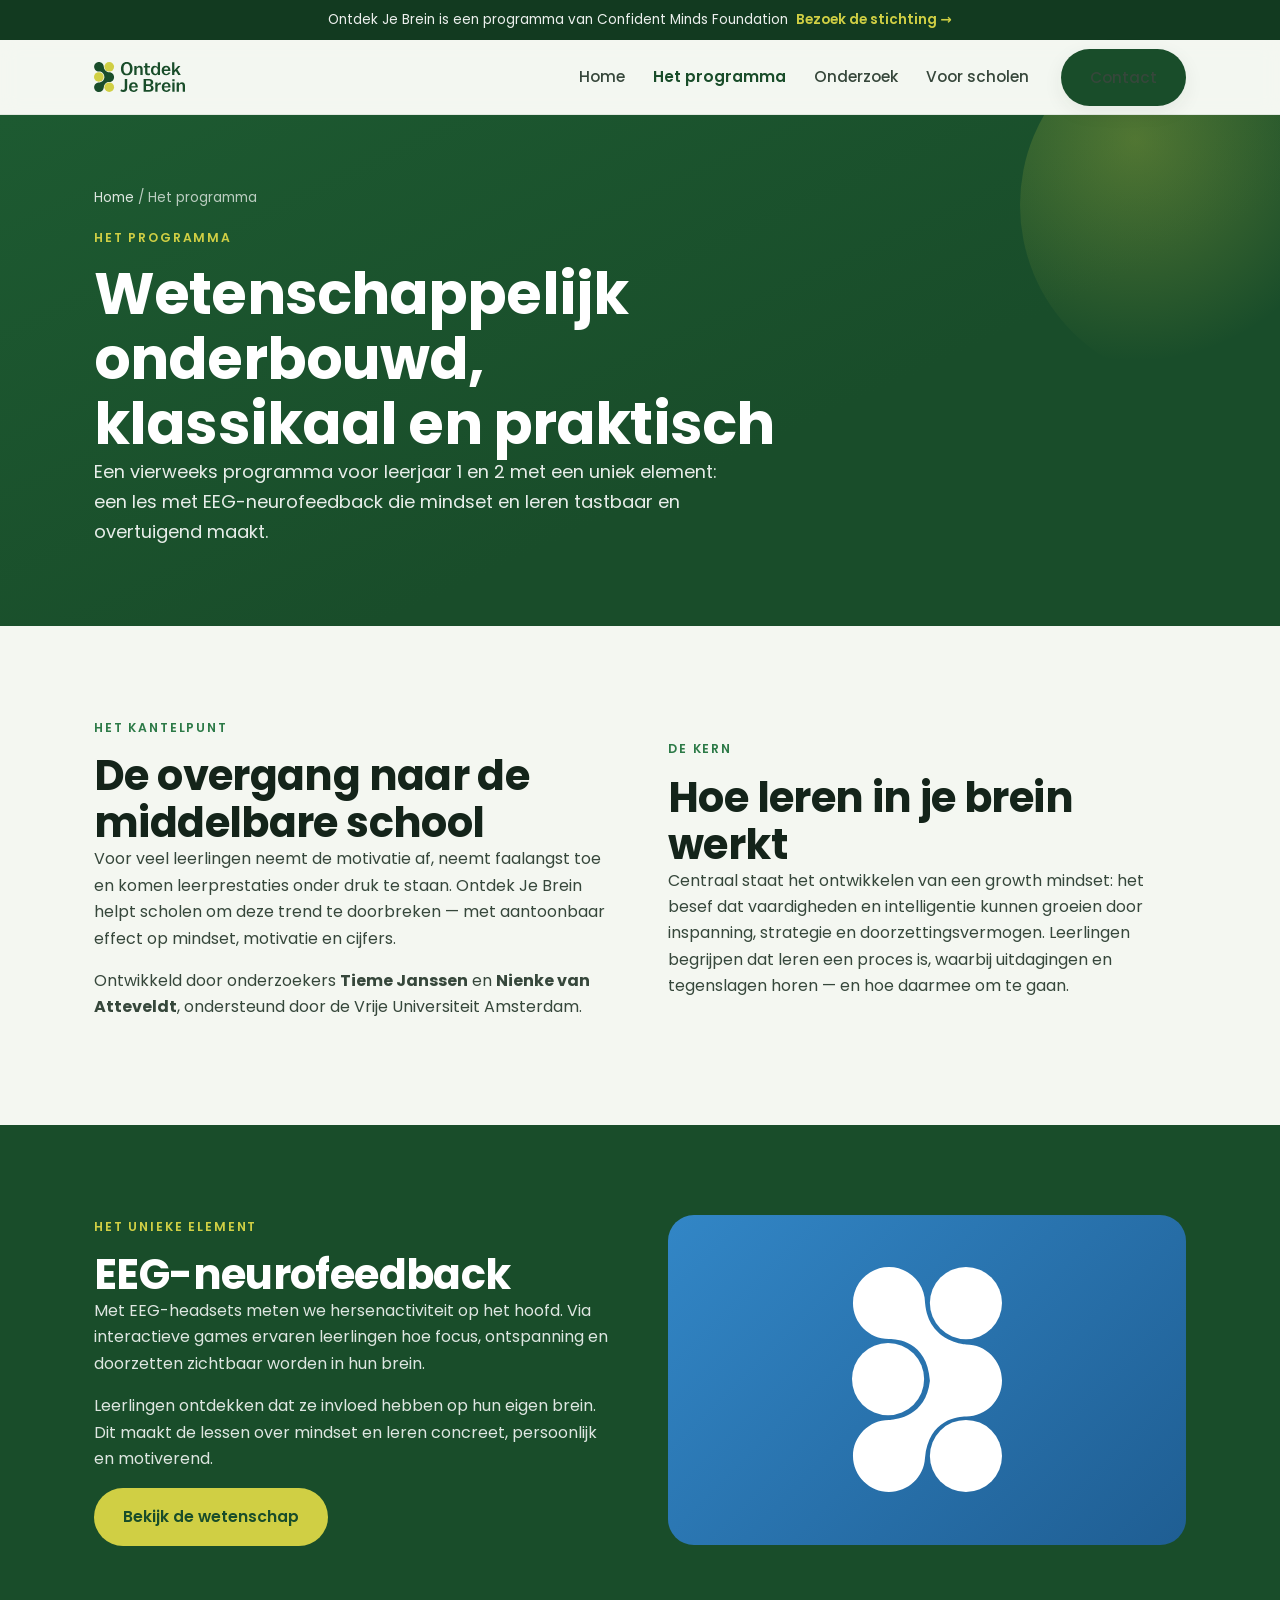
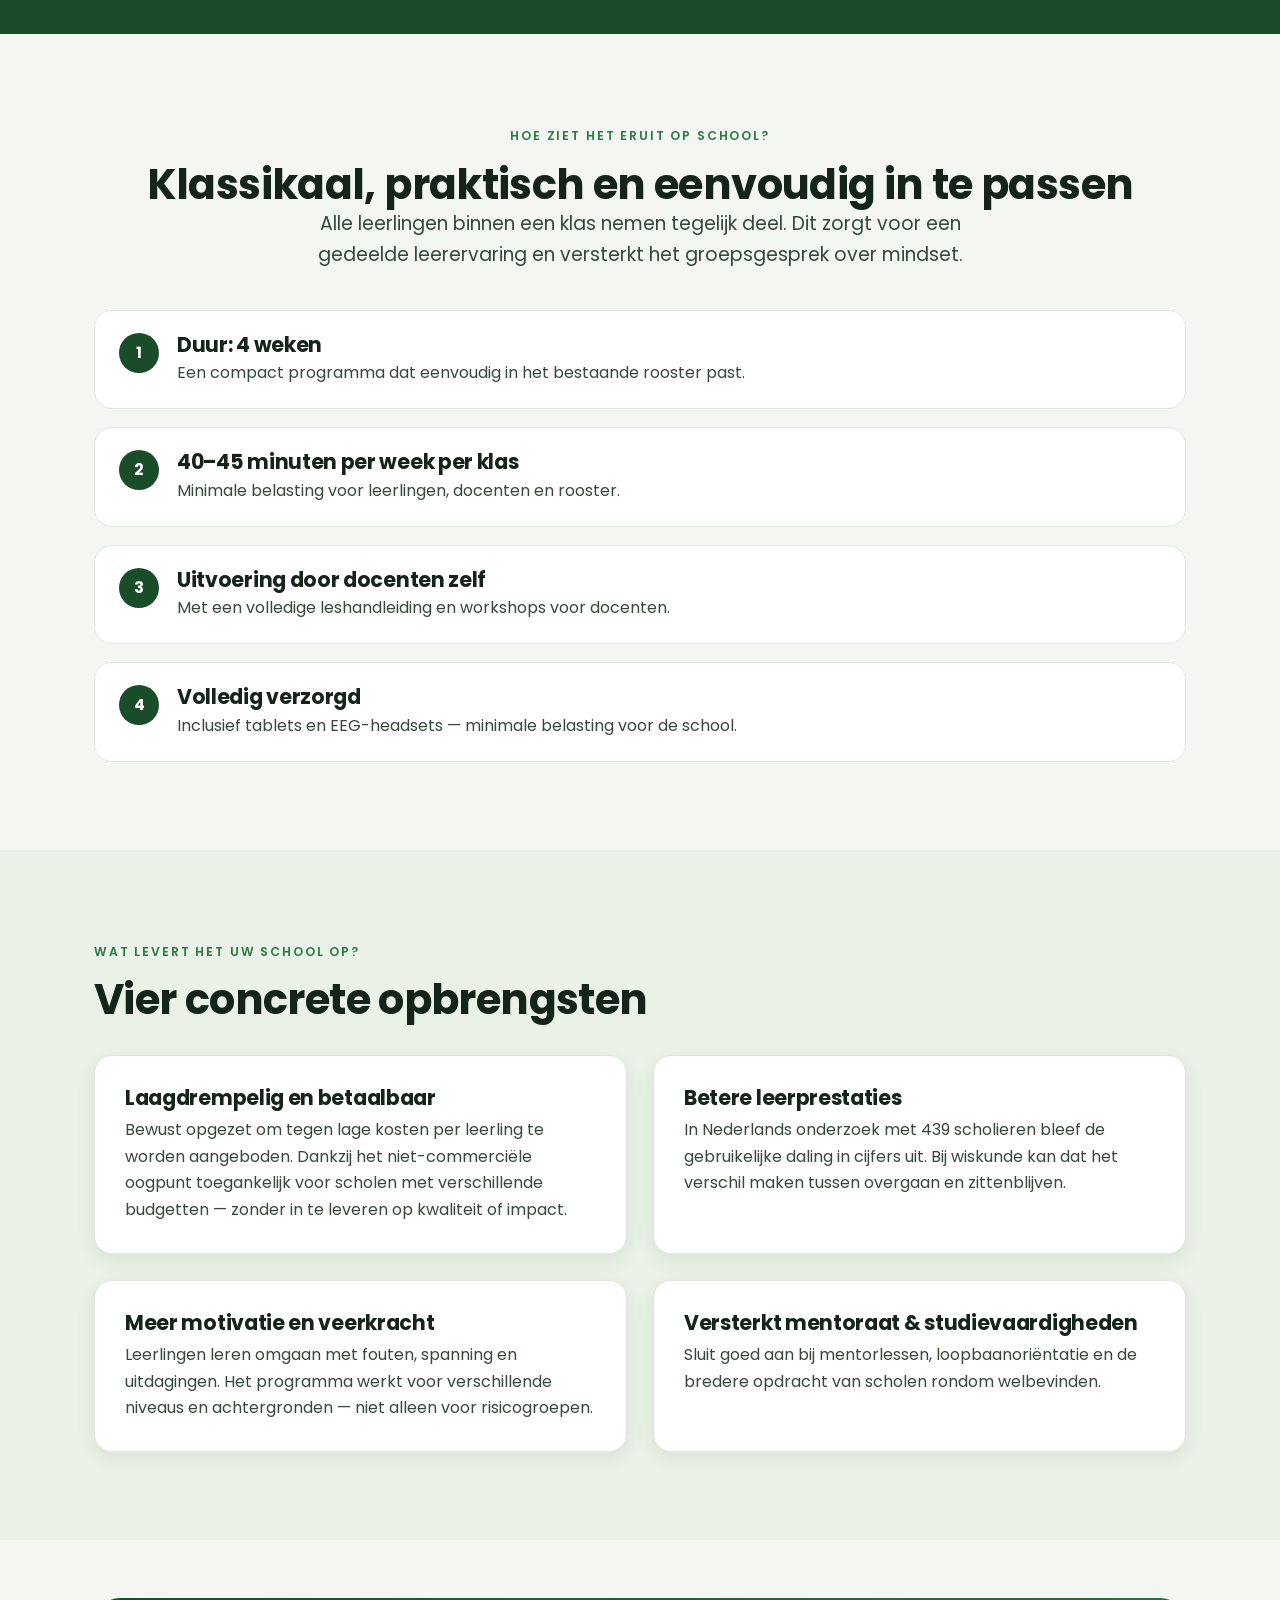
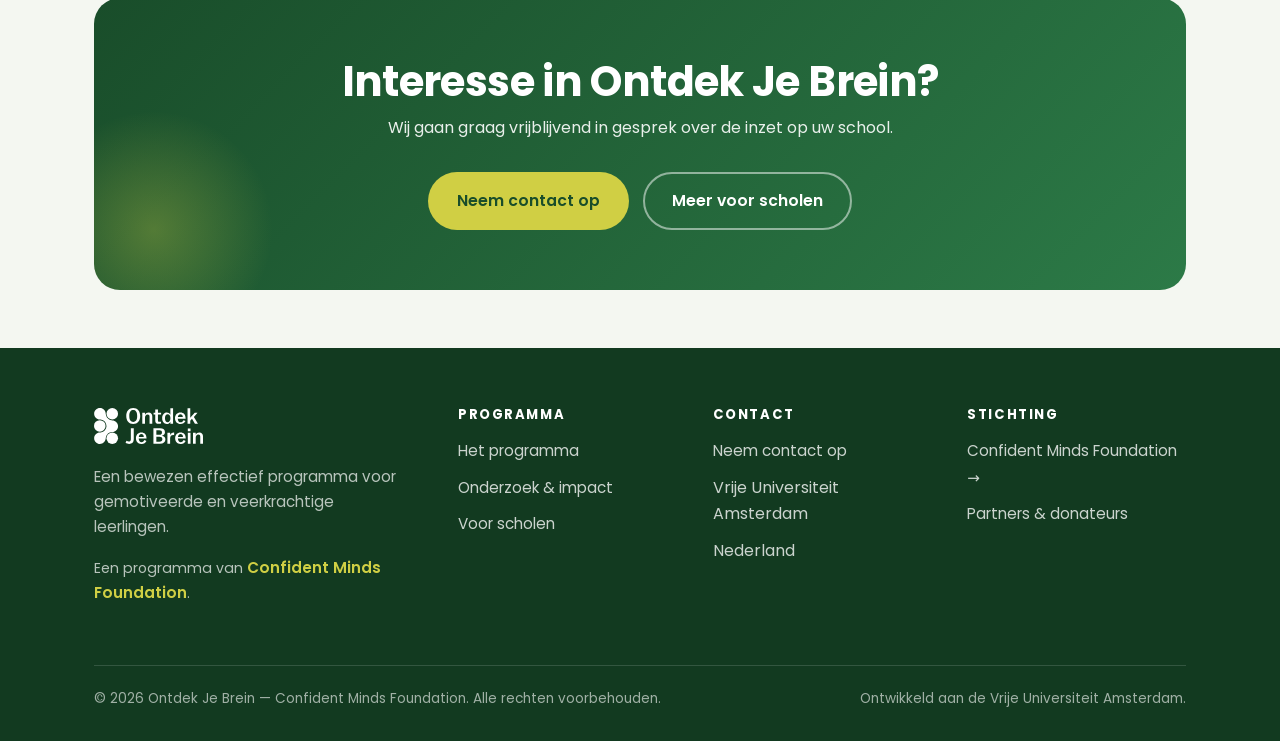
<file: ontdek-je-brein/programma.html>
<!DOCTYPE html>
<html lang="nl">
<head>
  <meta charset="UTF-8" />
  <meta name="viewport" content="width=device-width, initial-scale=1.0" />
  <title>Het programma | Ontdek Je Brein</title>
  <meta name="description" content="Ontdek Je Brein is een klassikaal 4-weeks programma voor leerjaar 1 en 2 met EEG-neurofeedback, waarin leerlingen een growth mindset ontwikkelen." />
  <link rel="preconnect" href="https://fonts.googleapis.com" />
  <link rel="preconnect" href="https://fonts.gstatic.com" crossorigin />
  <link href="https://fonts.googleapis.com/css2?family=Poppins:wght@400;500;600;700&display=swap" rel="stylesheet" />
  <link rel="stylesheet" href="css/style.css" />
</head>
<body>

  <div class="ribbon">
    <div class="container">
      <span>Ontdek Je Brein is een programma van Confident Minds Foundation</span>
      <a href="../confident-minds-foundation/index.html">Bezoek de stichting →</a>
    </div>
  </div>

  <header class="site-header">
    <div class="container nav">
      <a href="index.html" class="brand">
        <img class="brand-logo" src="assets/ojb-logo-greencombo.svg" alt="Ontdek Je Brein — Explore Your Brain" />
      </a>
      <button class="nav-toggle" aria-label="Menu"><span></span><span></span><span></span></button>
      <ul class="nav-links">
        <li><a href="index.html">Home</a></li>
        <li><a href="programma.html" class="active">Het programma</a></li>
        <li><a href="onderzoek.html">Onderzoek</a></li>
        <li><a href="voor-scholen.html">Voor scholen</a></li>
        <li class="nav-cta"><a href="contact.html" class="btn btn--primary">Contact</a></li>
      </ul>
    </div>
  </header>

  <section class="page-hero">
    <div class="container">
      <div class="breadcrumb"><a href="index.html">Home</a> / Het programma</div>
      <span class="eyebrow">Het programma</span>
      <h1>Wetenschappelijk onderbouwd, klassikaal en praktisch</h1>
      <p>Een vierweeks programma voor leerjaar 1 en 2 met een uniek element: een les met EEG-neurofeedback die mindset en leren tastbaar en overtuigend maakt.</p>
    </div>
  </section>

  <section class="section">
    <div class="container">
      <div class="split">
        <div>
          <span class="eyebrow">Het kantelpunt</span>
          <h2>De overgang naar de middelbare school</h2>
          <p>Voor veel leerlingen neemt de motivatie af, neemt faalangst toe en komen leerprestaties onder druk te staan. Ontdek Je Brein helpt scholen om deze trend te doorbreken — met aantoonbaar effect op mindset, motivatie en cijfers.</p>
          <p>Ontwikkeld door onderzoekers <strong>Tieme Janssen</strong> en <strong>Nienke van Atteveldt</strong>, ondersteund door de Vrije Universiteit Amsterdam.</p>
        </div>
        <div>
          <span class="eyebrow">De kern</span>
          <h2>Hoe leren in je brein werkt</h2>
          <p>Centraal staat het ontwikkelen van een growth mindset: het besef dat vaardigheden en intelligentie kunnen groeien door inspanning, strategie en doorzettingsvermogen. Leerlingen begrijpen dat leren een proces is, waarbij uitdagingen en tegenslagen horen — en hoe daarmee om te gaan.</p>
        </div>
      </div>
    </div>
  </section>

  <section class="section bg-forest">
    <div class="container">
      <div class="split">
        <div>
          <span class="eyebrow">Het unieke element</span>
          <h2>EEG-neurofeedback</h2>
          <p>Met EEG-headsets meten we hersenactiviteit op het hoofd. Via interactieve games ervaren leerlingen hoe focus, ontspanning en doorzetten zichtbaar worden in hun brein.</p>
          <p>Leerlingen ontdekken dat ze invloed hebben op hun eigen brein. Dit maakt de lessen over mindset en leren concreet, persoonlijk en motiverend.</p>
          <a href="onderzoek.html" class="btn btn--lime">Bekijk de wetenschap</a>
        </div>
        <div class="split-media">
          <div class="media-card blue">
            <img src="assets/ojb-trefoil-white.svg" alt="" style="width:150px;" />
          </div>
        </div>
      </div>
    </div>
  </section>

  <section class="section">
    <div class="container">
      <div class="center" style="margin-bottom:40px;">
        <span class="eyebrow">Hoe ziet het eruit op school?</span>
        <h2>Klassikaal, praktisch en eenvoudig in te passen</h2>
        <p class="lead">Alle leerlingen binnen een klas nemen tegelijk deel. Dit zorgt voor een gedeelde leerervaring en versterkt het groepsgesprek over mindset.</p>
      </div>
      <div class="steps">
        <div class="step"><div class="n">1</div><div><h3>Duur: 4 weken</h3><p>Een compact programma dat eenvoudig in het bestaande rooster past.</p></div></div>
        <div class="step"><div class="n">2</div><div><h3>40–45 minuten per week per klas</h3><p>Minimale belasting voor leerlingen, docenten en rooster.</p></div></div>
        <div class="step"><div class="n">3</div><div><h3>Uitvoering door docenten zelf</h3><p>Met een volledige leshandleiding en workshops voor docenten.</p></div></div>
        <div class="step"><div class="n">4</div><div><h3>Volledig verzorgd</h3><p>Inclusief tablets en EEG-headsets — minimale belasting voor de school.</p></div></div>
      </div>
    </div>
  </section>

  <section class="section bg-cream2">
    <div class="container">
      <span class="eyebrow">Wat levert het uw school op?</span>
      <h2 style="margin-bottom:32px;">Vier concrete opbrengsten</h2>
      <div class="grid grid-2">
        <div class="card"><h3>Laagdrempelig en betaalbaar</h3><p>Bewust opgezet om tegen lage kosten per leerling te worden aangeboden. Dankzij het niet-commerciële oogpunt toegankelijk voor scholen met verschillende budgetten — zonder in te leveren op kwaliteit of impact.</p></div>
        <div class="card"><h3>Betere leerprestaties</h3><p>In Nederlands onderzoek met 439 scholieren bleef de gebruikelijke daling in cijfers uit. Bij wiskunde kan dat het verschil maken tussen overgaan en zittenblijven.</p></div>
        <div class="card"><h3>Meer motivatie en veerkracht</h3><p>Leerlingen leren omgaan met fouten, spanning en uitdagingen. Het programma werkt voor verschillende niveaus en achtergronden — niet alleen voor risicogroepen.</p></div>
        <div class="card"><h3>Versterkt mentoraat &amp; studievaardigheden</h3><p>Sluit goed aan bij mentorlessen, loopbaanoriëntatie en de bredere opdracht van scholen rondom welbevinden.</p></div>
      </div>
    </div>
  </section>

  <section class="section--tight">
    <div class="container">
      <div class="cta-band">
        <h2>Interesse in Ontdek Je Brein?</h2>
        <p>Wij gaan graag vrijblijvend in gesprek over de inzet op uw school.</p>
        <div class="hero-actions">
          <a href="contact.html" class="btn btn--lime">Neem contact op</a>
          <a href="voor-scholen.html" class="btn btn--ghost">Meer voor scholen</a>
        </div>
      </div>
    </div>
  </section>

  <footer class="site-footer">
    <div class="container">
      <div class="footer-grid">
        <div class="footer-brand">
          <a href="index.html" class="brand">
            <img class="footer-logo" src="assets/ojb-logo-white.svg" alt="Ontdek Je Brein — Explore Your Brain" />
          </a>
          <p>Een bewezen effectief programma voor gemotiveerde en veerkrachtige leerlingen.</p>
          <p style="font-size:0.88rem;">Een programma van <a href="../confident-minds-foundation/index.html" style="color:var(--lime); font-weight:600;">Confident Minds Foundation</a>.</p>
        </div>
        <div><h4>Programma</h4><ul class="footer-links"><li><a href="programma.html">Het programma</a></li><li><a href="onderzoek.html">Onderzoek &amp; impact</a></li><li><a href="voor-scholen.html">Voor scholen</a></li></ul></div>
        <div><h4>Contact</h4><ul class="footer-links"><li><a href="contact.html">Neem contact op</a></li><li>Vrije Universiteit Amsterdam</li><li>Nederland</li></ul></div>
        <div><h4>Stichting</h4><ul class="footer-links"><li><a href="../confident-minds-foundation/index.html">Confident Minds Foundation →</a></li><li><a href="../confident-minds-foundation/partners.html">Partners &amp; donateurs</a></li></ul></div>
      </div>
      <div class="footer-bottom">
        <span>© 2026 Ontdek Je Brein — Confident Minds Foundation. Alle rechten voorbehouden.</span>
        <span>Ontwikkeld aan de Vrije Universiteit Amsterdam.</span>
      </div>
    </div>
  </footer>

  <script src="js/main.js"></script>
</body>
</html>
</file>
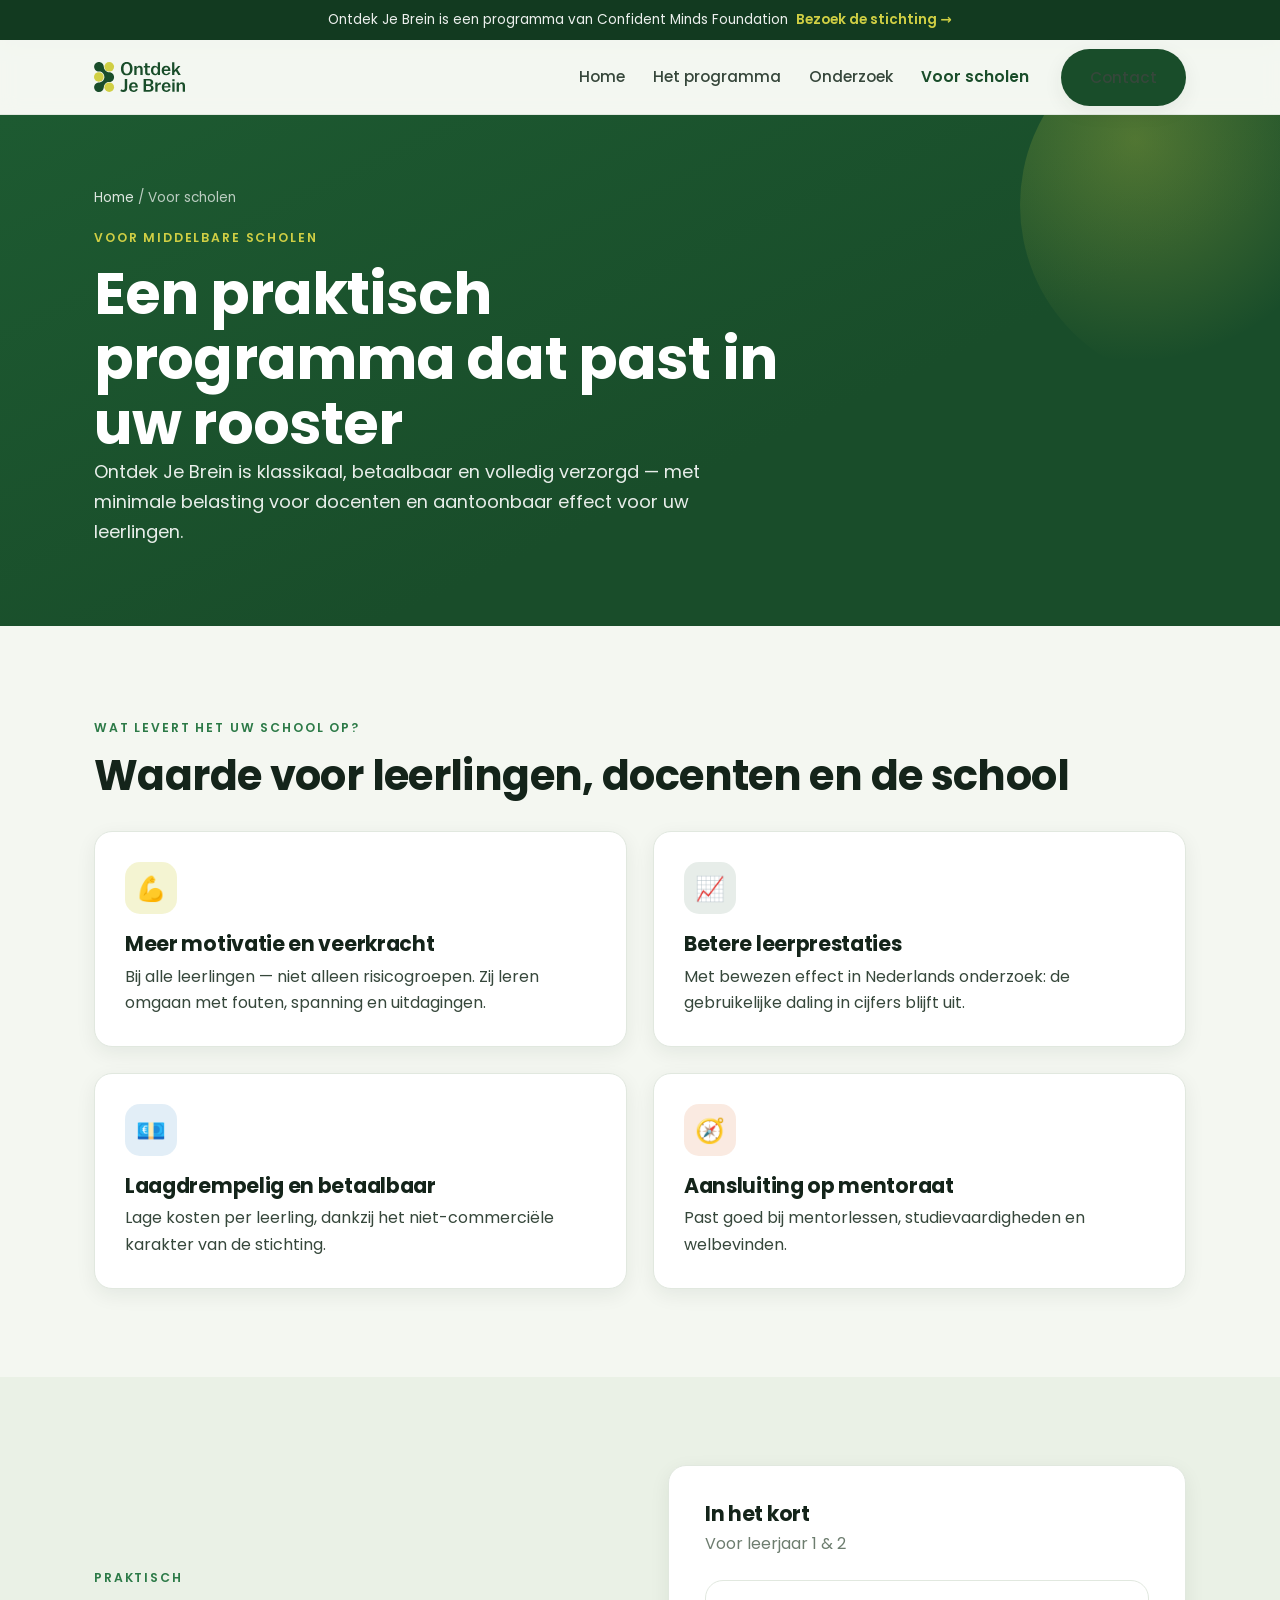
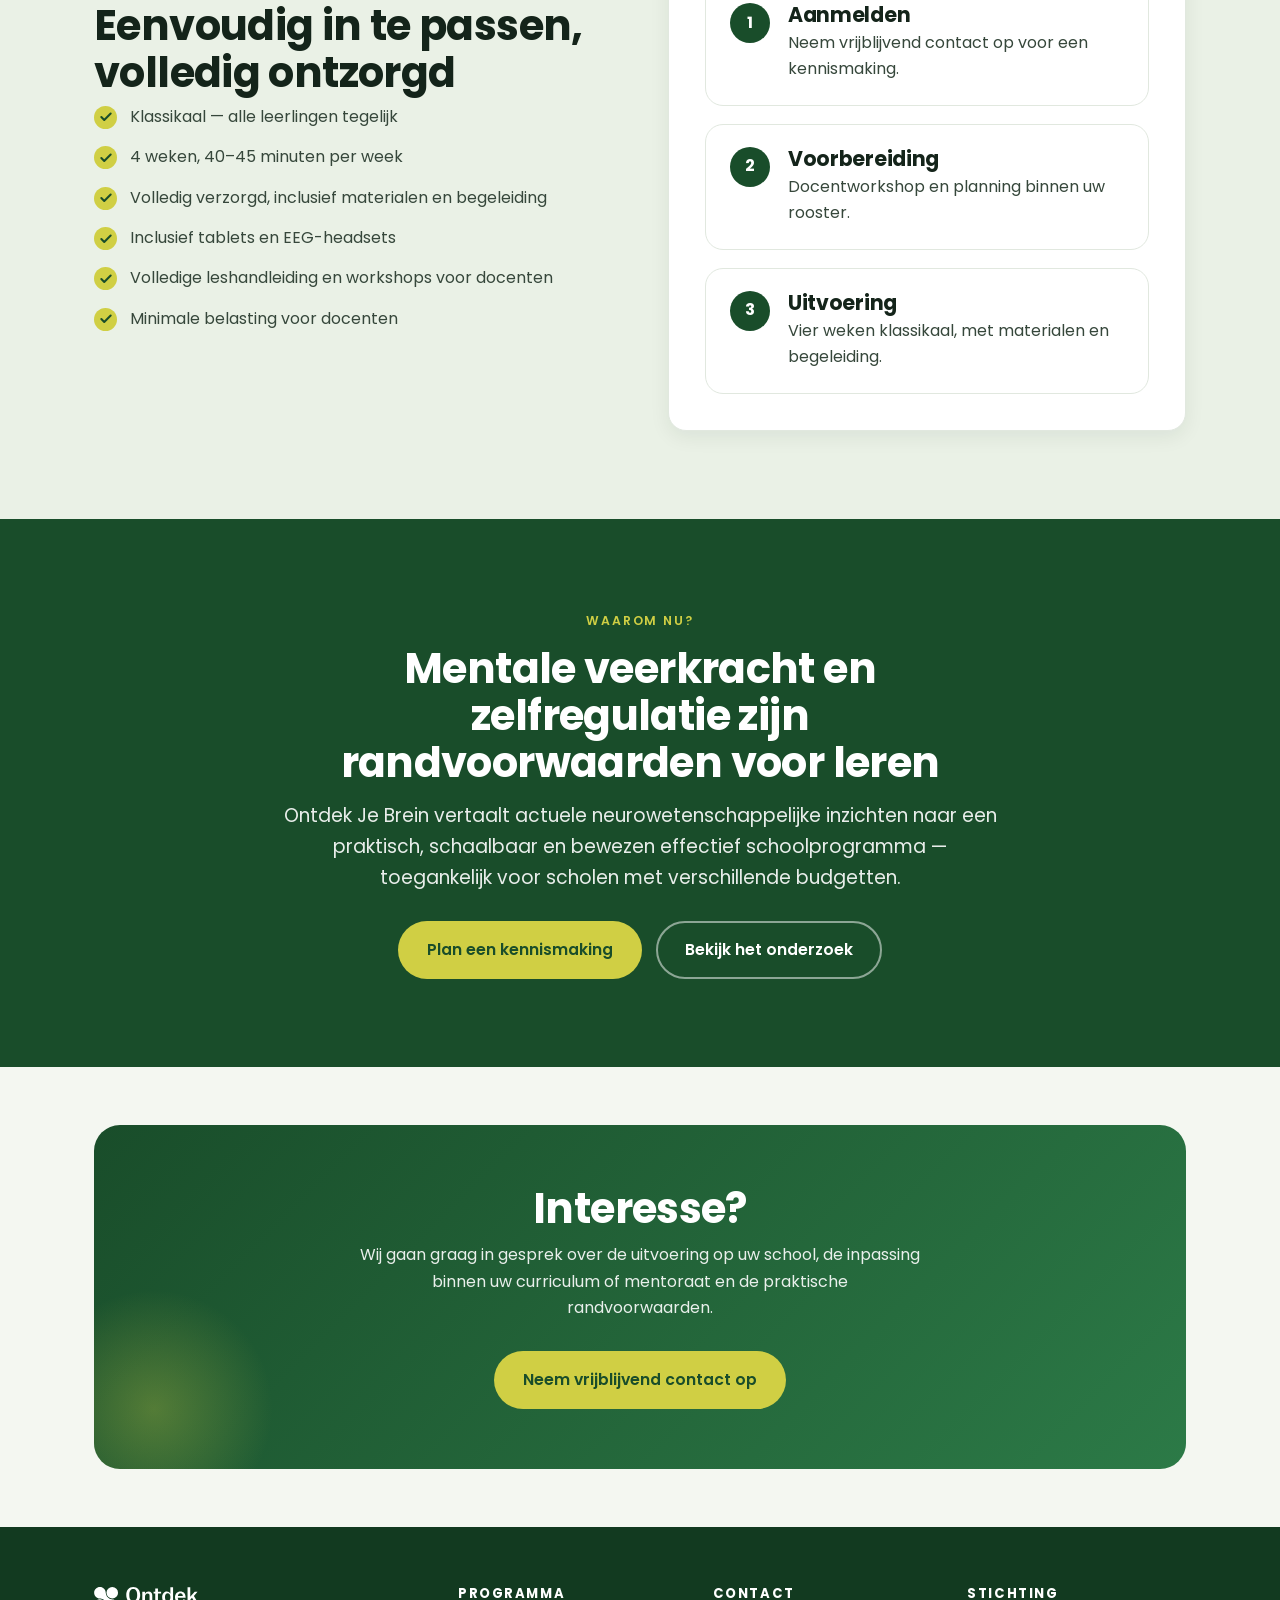
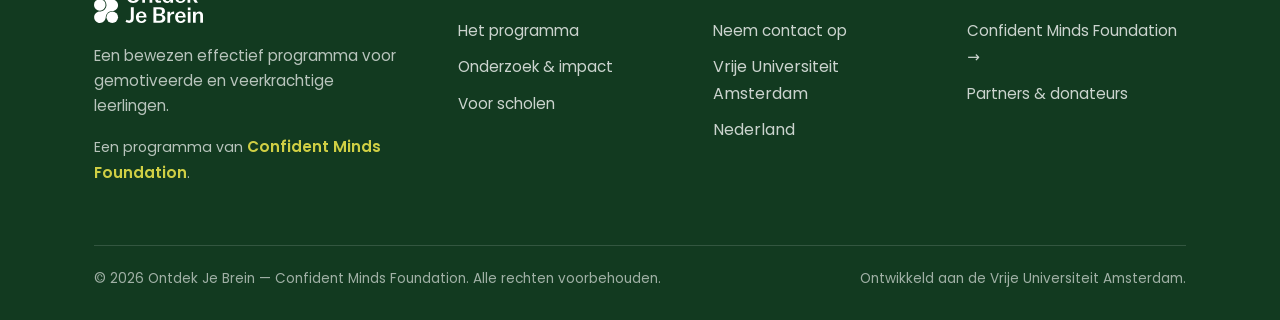
<file: ontdek-je-brein/voor-scholen.html>
<!DOCTYPE html>
<html lang="nl">
<head>
  <meta charset="UTF-8" />
  <meta name="viewport" content="width=device-width, initial-scale=1.0" />
  <title>Voor scholen | Ontdek Je Brein</title>
  <meta name="description" content="Ontdek Je Brein op uw school: klassikaal, betaalbaar en volledig verzorgd. Meer motivatie, veerkracht en betere leerprestaties voor alle leerlingen." />
  <link rel="preconnect" href="https://fonts.googleapis.com" />
  <link rel="preconnect" href="https://fonts.gstatic.com" crossorigin />
  <link href="https://fonts.googleapis.com/css2?family=Poppins:wght@400;500;600;700&display=swap" rel="stylesheet" />
  <link rel="stylesheet" href="css/style.css" />
</head>
<body>

  <div class="ribbon">
    <div class="container">
      <span>Ontdek Je Brein is een programma van Confident Minds Foundation</span>
      <a href="../confident-minds-foundation/index.html">Bezoek de stichting →</a>
    </div>
  </div>

  <header class="site-header">
    <div class="container nav">
      <a href="index.html" class="brand">
        <img class="brand-logo" src="assets/ojb-logo-greencombo.svg" alt="Ontdek Je Brein — Explore Your Brain" />
      </a>
      <button class="nav-toggle" aria-label="Menu"><span></span><span></span><span></span></button>
      <ul class="nav-links">
        <li><a href="index.html">Home</a></li>
        <li><a href="programma.html">Het programma</a></li>
        <li><a href="onderzoek.html">Onderzoek</a></li>
        <li><a href="voor-scholen.html" class="active">Voor scholen</a></li>
        <li class="nav-cta"><a href="contact.html" class="btn btn--primary">Contact</a></li>
      </ul>
    </div>
  </header>

  <section class="page-hero">
    <div class="container">
      <div class="breadcrumb"><a href="index.html">Home</a> / Voor scholen</div>
      <span class="eyebrow">Voor middelbare scholen</span>
      <h1>Een praktisch programma dat past in uw rooster</h1>
      <p>Ontdek Je Brein is klassikaal, betaalbaar en volledig verzorgd — met minimale belasting voor docenten en aantoonbaar effect voor uw leerlingen.</p>
    </div>
  </section>

  <section class="section">
    <div class="container">
      <span class="eyebrow">Wat levert het uw school op?</span>
      <h2 style="margin-bottom:32px;">Waarde voor leerlingen, docenten en de school</h2>
      <div class="grid grid-2">
        <div class="card"><div class="card-icon ic-lime">💪</div><h3>Meer motivatie en veerkracht</h3><p>Bij alle leerlingen — niet alleen risicogroepen. Zij leren omgaan met fouten, spanning en uitdagingen.</p></div>
        <div class="card"><div class="card-icon ic-green">📈</div><h3>Betere leerprestaties</h3><p>Met bewezen effect in Nederlands onderzoek: de gebruikelijke daling in cijfers blijft uit.</p></div>
        <div class="card"><div class="card-icon ic-blue">💶</div><h3>Laagdrempelig en betaalbaar</h3><p>Lage kosten per leerling, dankzij het niet-commerciële karakter van de stichting.</p></div>
        <div class="card"><div class="card-icon ic-orange">🧭</div><h3>Aansluiting op mentoraat</h3><p>Past goed bij mentorlessen, studievaardigheden en welbevinden.</p></div>
      </div>
    </div>
  </section>

  <section class="section bg-cream2">
    <div class="container">
      <div class="split">
        <div>
          <span class="eyebrow">Praktisch</span>
          <h2>Eenvoudig in te passen, volledig ontzorgd</h2>
          <ul class="checklist" style="margin-top:8px;">
            <li>Klassikaal — alle leerlingen tegelijk</li>
            <li>4 weken, 40–45 minuten per week</li>
            <li>Volledig verzorgd, inclusief materialen en begeleiding</li>
            <li>Inclusief tablets en EEG-headsets</li>
            <li>Volledige leshandleiding en workshops voor docenten</li>
            <li>Minimale belasting voor docenten</li>
          </ul>
        </div>
        <div class="split-media">
          <div class="card" style="padding:36px;">
            <h3 style="margin-bottom:6px;">In het kort</h3>
            <p style="color:var(--muted); margin-bottom:22px;">Voor leerjaar 1 &amp; 2</p>
            <div class="steps">
              <div class="step"><div class="n">1</div><div><h3>Aanmelden</h3><p>Neem vrijblijvend contact op voor een kennismaking.</p></div></div>
              <div class="step"><div class="n">2</div><div><h3>Voorbereiding</h3><p>Docentworkshop en planning binnen uw rooster.</p></div></div>
              <div class="step"><div class="n">3</div><div><h3>Uitvoering</h3><p>Vier weken klassikaal, met materialen en begeleiding.</p></div></div>
            </div>
          </div>
        </div>
      </div>
    </div>
  </section>

  <section class="section bg-forest">
    <div class="container center">
      <span class="eyebrow">Waarom nu?</span>
      <h2 style="max-width:24ch; margin:0 auto 14px;">Mentale veerkracht en zelfregulatie zijn randvoorwaarden voor leren</h2>
      <p class="lead" style="color:rgba(255,255,255,0.9);">Ontdek Je Brein vertaalt actuele neurowetenschappelijke inzichten naar een praktisch, schaalbaar en bewezen effectief schoolprogramma — toegankelijk voor scholen met verschillende budgetten.</p>
      <div class="hero-actions" style="justify-content:center; margin-top:28px;">
        <a href="contact.html" class="btn btn--lime">Plan een kennismaking</a>
        <a href="onderzoek.html" class="btn btn--ghost">Bekijk het onderzoek</a>
      </div>
    </div>
  </section>

  <section class="section--tight">
    <div class="container">
      <div class="cta-band">
        <h2>Interesse?</h2>
        <p>Wij gaan graag in gesprek over de uitvoering op uw school, de inpassing binnen uw curriculum of mentoraat en de praktische randvoorwaarden.</p>
        <div class="hero-actions">
          <a href="contact.html" class="btn btn--lime">Neem vrijblijvend contact op</a>
        </div>
      </div>
    </div>
  </section>

  <footer class="site-footer">
    <div class="container">
      <div class="footer-grid">
        <div class="footer-brand">
          <a href="index.html" class="brand">
            <img class="footer-logo" src="assets/ojb-logo-white.svg" alt="Ontdek Je Brein — Explore Your Brain" />
          </a>
          <p>Een bewezen effectief programma voor gemotiveerde en veerkrachtige leerlingen.</p>
          <p style="font-size:0.88rem;">Een programma van <a href="../confident-minds-foundation/index.html" style="color:var(--lime); font-weight:600;">Confident Minds Foundation</a>.</p>
        </div>
        <div><h4>Programma</h4><ul class="footer-links"><li><a href="programma.html">Het programma</a></li><li><a href="onderzoek.html">Onderzoek &amp; impact</a></li><li><a href="voor-scholen.html">Voor scholen</a></li></ul></div>
        <div><h4>Contact</h4><ul class="footer-links"><li><a href="contact.html">Neem contact op</a></li><li>Vrije Universiteit Amsterdam</li><li>Nederland</li></ul></div>
        <div><h4>Stichting</h4><ul class="footer-links"><li><a href="../confident-minds-foundation/index.html">Confident Minds Foundation →</a></li><li><a href="../confident-minds-foundation/partners.html">Partners &amp; donateurs</a></li></ul></div>
      </div>
      <div class="footer-bottom">
        <span>© 2026 Ontdek Je Brein — Confident Minds Foundation. Alle rechten voorbehouden.</span>
        <span>Ontwikkeld aan de Vrije Universiteit Amsterdam.</span>
      </div>
    </div>
  </footer>

  <script src="js/main.js"></script>
</body>
</html>
</file>
<file: confident-minds-foundation/css/style.css>
/* ===========================================================
   Confident Minds Foundation — brand site
   Palette & identity from Confident Minds Brand Guidelines
   green #3b4e27 · sage #afb884 · yellow #f0c064 · lightblue #c9dfe3
   =========================================================== */

:root {
  --green: #3b4e27;
  --green-dark: #2b3a1c;
  --green-soft: #51683a;
  --sage: #afb884;
  --sage-light: #d7dcc4;
  --yellow: #f0c064;
  --yellow-soft: #f6d99a;
  --blue: #c9dfe3;
  --blue-deep: #7fa9b0;

  --ink: #232a1b;
  --body: #444c39;
  --muted: #79806c;
  --line: #e4e3d4;
  --cream: #f7f5ec;
  --cream-2: #efece0;
  --white: #ffffff;

  --radius: 16px;
  --radius-lg: 28px;
  --shadow: 0 18px 48px rgba(43, 58, 28, 0.12);
  --shadow-sm: 0 8px 22px rgba(43, 58, 28, 0.08);
  --maxw: 1140px;
  --serif: "Fraunces", "Georgia", serif;
  --sans: "Inter", "Segoe UI", system-ui, -apple-system, sans-serif;
}

* { box-sizing: border-box; margin: 0; padding: 0; }
html { scroll-behavior: smooth; }
body { font-family: var(--sans); color: var(--body); background: var(--cream); line-height: 1.7; -webkit-font-smoothing: antialiased; }

h1,h2,h3,h4 { font-family: var(--serif); color: var(--ink); line-height: 1.12; font-weight: 600; letter-spacing: -0.01em; }
h1 { font-size: clamp(2.3rem, 5.2vw, 3.8rem); font-weight: 500; }
h2 { font-size: clamp(1.7rem, 3.6vw, 2.7rem); font-weight: 500; }
h3 { font-size: 1.3rem; }
p { margin-bottom: 1rem; }
a { color: var(--green); text-decoration: none; }
a:hover { text-decoration: underline; }
img { max-width: 100%; display: block; }

.container { max-width: var(--maxw); margin: 0 auto; padding: 0 24px; }
.section { padding: 92px 0; }
.section--tight { padding: 60px 0; }
.bg-cream { background: var(--cream); }
.bg-cream2 { background: var(--cream-2); }
.bg-white { background: var(--white); }
.bg-green { background: var(--green); color: #fff; }
.bg-green h1,.bg-green h2,.bg-green h3 { color: #fff; }
.bg-green p { color: rgba(255,255,255,0.85); }
.bg-green .eyebrow { color: var(--yellow); }
.bg-sage { background: var(--sage); }

.eyebrow { display:inline-block; font-family: var(--sans); font-size:0.76rem; font-weight:600; letter-spacing:0.18em; text-transform:uppercase; color: var(--sage); margin-bottom:16px; }
.lead { font-size: 1.2rem; color: var(--body); max-width: 62ch; }
.center { text-align:center; }
.center .lead,.center p { margin-left:auto; margin-right:auto; }

/* Buttons */
.btn { display:inline-flex; align-items:center; gap:9px; padding:14px 28px; border-radius:999px; font-weight:600; font-size:0.98rem; font-family:var(--sans); border:1.5px solid transparent; cursor:pointer; transition: transform .15s, box-shadow .15s, background .15s, color .15s; text-decoration:none; }
.btn:hover { text-decoration:none; transform: translateY(-2px); }
.btn--primary { background: var(--green); color:#fff; box-shadow: var(--shadow-sm); }
.btn--primary:hover { background: var(--green-dark); color:#fff; }
.btn--yellow { background: var(--yellow); color: var(--green-dark); }
.btn--yellow:hover { background: var(--yellow-soft); }
.btn--ghost { background: transparent; border-color: rgba(255,255,255,0.55); color:#fff; }
.btn--ghost:hover { background: rgba(255,255,255,0.12); color:#fff; }
.btn--outline { background: transparent; border-color: var(--green); color: var(--green); }
.btn--outline:hover { background: var(--green); color:#fff; }

/* Header */
.site-header { position:sticky; top:0; z-index:50; background: rgba(247,245,236,0.85); backdrop-filter: saturate(180%) blur(10px); border-bottom:1px solid var(--line); }
.nav { display:flex; align-items:center; justify-content:space-between; height:78px; }
.brand { display:flex; align-items:center; gap:13px; }
.brand:hover { text-decoration:none; }
.brand-mark { width:40px; height:40px; flex:none; }
.brand-text { display:flex; flex-direction:column; line-height:1.04; }
.brand-text .b1 { font-family: var(--serif); font-size:1.12rem; font-weight:600; color: var(--ink); letter-spacing:0.01em; }
.brand-text .b2 { font-family: var(--sans); font-size:0.66rem; font-weight:600; letter-spacing:0.22em; text-transform:uppercase; color: var(--sage); }
.nav-links { display:flex; align-items:center; gap:30px; list-style:none; }
.nav-links a { color: var(--body); font-weight:500; font-size:0.96rem; }
.nav-links a:hover,.nav-links a.active { color: var(--green); text-decoration:none; }
.nav-links a.active { font-weight:600; }
.nav-cta { margin-left:4px; }
.nav-toggle { display:none; background:none; border:0; cursor:pointer; padding:8px; }
.nav-toggle span { display:block; width:24px; height:2px; background: var(--ink); margin:5px 0; transition:.25s; }

/* Hero */
.hero { position:relative; overflow:hidden; background: linear-gradient(160deg, #41562c, var(--green) 60%); color:#fff; }
.hero::after { content:""; position:absolute; right:-140px; top:-100px; width:520px; height:520px; border-radius:50%; background: radial-gradient(circle at 35% 35%, rgba(240,192,100,0.30), transparent 62%); pointer-events:none; }
.hero .container { position:relative; z-index:2; }
.hero-grid { display:grid; grid-template-columns: 1.05fr 0.95fr; gap:54px; align-items:center; padding:96px 0 100px; }
.hero h1 { color:#fff; max-width:16ch; }
.hero .eyebrow { color: var(--yellow); }
.hero p { color: rgba(255,255,255,0.9); font-size:1.22rem; max-width:52ch; margin-top:10px; }
.hero-actions { display:flex; flex-wrap:wrap; gap:14px; margin-top:32px; }
.hero-visual { display:flex; justify-content:center; }
.hero-spiral { width:min(330px,78%); height:auto; filter: drop-shadow(0 18px 30px rgba(0,0,0,0.18)); }

/* Grid */
.grid { display:grid; gap:26px; }
.grid-2 { grid-template-columns: repeat(2,1fr); }
.grid-3 { grid-template-columns: repeat(3,1fr); }
.grid-4 { grid-template-columns: repeat(4,1fr); }

/* Cards */
.card { background: var(--white); border:1px solid var(--line); border-radius: var(--radius); padding:32px; box-shadow: var(--shadow-sm); transition: transform .18s, box-shadow .18s; }
.card:hover { transform: translateY(-4px); box-shadow: var(--shadow); }
.card h3 { margin-bottom:9px; }
.card p { margin-bottom:0; color: var(--body); }
.card-icon { width:54px; height:54px; border-radius:50%; margin-bottom:18px; display:flex; align-items:center; justify-content:center; font-size:1.5rem; }
.ic-green { background: rgba(59,78,39,0.10); }
.ic-sage  { background: rgba(175,184,132,0.30); }
.ic-yellow{ background: rgba(240,192,100,0.26); }
.ic-blue  { background: rgba(201,223,227,0.55); }

/* Stats */
.stats { display:grid; grid-template-columns: repeat(3,1fr); gap:24px; }
.stat { text-align:center; }
.stat .num { font-family: var(--serif); font-size: clamp(2.4rem,5vw,3.4rem); font-weight:500; color: var(--yellow); line-height:1; }
.bg-cream .stat .num,.bg-cream2 .stat .num,.bg-white .stat .num { color: var(--green); }
.stat .lbl { margin-top:10px; font-size:0.98rem; opacity:.9; }

/* Split */
.split { display:grid; grid-template-columns: 1fr 1fr; gap:60px; align-items:center; }
.split--rev .split-media { order:-1; }
.media-card { border-radius: var(--radius-lg); padding:48px; min-height:340px; display:flex; align-items:center; justify-content:center; background: linear-gradient(150deg, var(--green-soft), var(--green)); }
.media-card.sage { background: linear-gradient(150deg, var(--sage), #97a06d); }
.media-card.yellow { background: linear-gradient(150deg, var(--yellow), #e0a948); }
.media-card.blue { background: linear-gradient(150deg, var(--blue), var(--blue-deep)); }

/* Product feature (OJB) */
.product-card { background:#fff; border:1px solid var(--line); border-radius: var(--radius-lg); padding:0; overflow:hidden; box-shadow: var(--shadow); }
.product-top { background: linear-gradient(135deg, #194d2a, #2c7a47); padding:40px; display:flex; align-items:center; gap:22px; }
.product-top .trefoil { width:64px; flex:none; }
.product-top h3 { color:#fff; font-size:1.7rem; margin:0; }
.product-top .tag { color: rgba(255,255,255,0.85); font-family:var(--sans); font-size:0.9rem; }
.product-body { padding:34px 40px 40px; }

/* Steps */
.steps { display:grid; gap:18px; }
.step { display:flex; gap:20px; align-items:flex-start; background:#fff; border:1px solid var(--line); border-radius: var(--radius); padding:24px 26px; }
.step .n { flex:none; width:42px; height:42px; border-radius:50%; background: var(--green); color:#fff; display:flex; align-items:center; justify-content:center; font-weight:700; font-family:var(--serif); }
.step h3 { margin-bottom:4px; }
.step p { margin-bottom:0; }

/* Checklist */
.checklist { list-style:none; display:grid; gap:14px; }
.checklist li { position:relative; padding-left:38px; }
.checklist li::before { content:""; position:absolute; left:0; top:2px; width:24px; height:24px; border-radius:50%; background: var(--yellow); background-image:url("data:image/svg+xml,%3Csvg xmlns='http://www.w3.org/2000/svg' viewBox='0 0 24 24' fill='none' stroke='%232b3a1c' stroke-width='3.5' stroke-linecap='round' stroke-linejoin='round'%3E%3Cpolyline points='20 6 9 17 4 12'/%3E%3C/svg%3E"); background-size:14px; background-repeat:no-repeat; background-position:center; }

/* Pills */
.pill { display:inline-block; padding:6px 15px; border-radius:999px; font-size:0.82rem; font-weight:600; margin:3px 4px 0 0; }
.pill-sage { background: rgba(175,184,132,0.30); color: var(--green-dark); }
.pill-yellow { background: rgba(240,192,100,0.28); color:#9a6f1e; }

/* CTA */
.cta-band { background: linear-gradient(135deg, var(--green), #46592e); color:#fff; border-radius: var(--radius-lg); padding:64px; text-align:center; position:relative; overflow:hidden; }
.cta-band::before { content:""; position:absolute; left:-90px; bottom:-90px; width:300px; height:300px; border-radius:50%; background: radial-gradient(circle, rgba(240,192,100,0.28), transparent 60%); }
.cta-band h2 { color:#fff; position:relative; }
.cta-band p { color: rgba(255,255,255,0.9); position:relative; max-width:58ch; margin:12px auto 28px; }
.cta-band .hero-actions { justify-content:center; }

/* Page hero */
.page-hero { background: linear-gradient(160deg,#41562c,var(--green) 60%); color:#fff; padding:78px 0 70px; position:relative; overflow:hidden; }
.page-hero::after { content:""; position:absolute; right:-110px; top:-90px; width:380px; height:380px; border-radius:50%; background: radial-gradient(circle at 35% 35%, rgba(240,192,100,0.28), transparent 62%); }
.page-hero .container { position:relative; z-index:2; }
.page-hero h1 { color:#fff; max-width:19ch; }
.page-hero p { color: rgba(255,255,255,0.9); max-width:60ch; font-size:1.14rem; }
.page-hero .eyebrow { color: var(--yellow); }
.breadcrumb { font-size:0.85rem; color: rgba(255,255,255,0.7); margin-bottom:16px; }
.breadcrumb a { color: rgba(255,255,255,0.85); }

/* Forms */
.form-card { background:#fff; border:1px solid var(--line); border-radius: var(--radius); padding:38px; box-shadow: var(--shadow-sm); }
.field { margin-bottom:18px; }
.field label { display:block; font-weight:600; font-size:0.92rem; color: var(--ink); margin-bottom:7px; }
.field input,.field select,.field textarea { width:100%; padding:13px 15px; border:1.5px solid var(--line); border-radius:12px; font-family:inherit; font-size:0.98rem; color: var(--ink); background: var(--cream); transition: border .15s; }
.field input:focus,.field select:focus,.field textarea:focus { outline:none; border-color: var(--green); background:#fff; }
.field textarea { min-height:130px; resize:vertical; }

/* Contact info */
.info-row { display:flex; gap:14px; align-items:flex-start; margin-bottom:22px; }
.info-row .ic { flex:none; width:44px; height:44px; border-radius:50%; background: rgba(59,78,39,0.10); display:flex; align-items:center; justify-content:center; font-size:1.2rem; }
.info-row strong { color: var(--ink); display:block; }

/* Partners */
.partner-row { display:flex; flex-wrap:wrap; gap:16px; align-items:center; }
.partner-chip { background:#fff; border:1px solid var(--line); border-radius:14px; padding:16px 26px; font-weight:600; color: var(--muted); }

/* Footer */
.site-footer { background: var(--green-dark); color: rgba(255,255,255,0.78); padding:64px 0 32px; }
.footer-grid { display:grid; grid-template-columns: 1.6fr 1fr 1fr 1fr; gap:36px; }
.site-footer h4 { font-family: var(--sans); color:#fff; font-size:0.82rem; letter-spacing:0.14em; text-transform:uppercase; margin-bottom:16px; }
.site-footer a { color: rgba(255,255,255,0.78); font-size:0.95rem; }
.site-footer a:hover { color:#fff; text-decoration:none; }
.footer-links { list-style:none; display:grid; gap:10px; }
.footer-brand .brand-text .b1 { color:#fff; }
.footer-brand .brand-text .b2 { color: rgba(255,255,255,0.6); }
.footer-brand p { color: rgba(255,255,255,0.7); margin-top:14px; max-width:36ch; font-size:0.95rem; }
.footer-bottom { margin-top:46px; padding-top:24px; border-top:1px solid rgba(255,255,255,0.14); display:flex; justify-content:space-between; gap:16px; flex-wrap:wrap; font-size:0.85rem; color: rgba(255,255,255,0.6); }
.anbi-badge { display:inline-flex; align-items:center; gap:8px; background: rgba(240,192,100,0.18); color: var(--yellow); padding:6px 14px; border-radius:999px; font-size:0.8rem; font-weight:600; }

/* Responsive */
@media (max-width: 920px) {
  .hero-grid { grid-template-columns:1fr; gap:34px; }
  .hero-visual { order:-1; }
  .split { grid-template-columns:1fr; gap:34px; }
  .split--rev .split-media { order:0; }
  .grid-4 { grid-template-columns: repeat(2,1fr); }
  .footer-grid { grid-template-columns:1fr 1fr; }
}
@media (max-width: 760px) {
  .nav-links { position:absolute; top:78px; left:0; right:0; background: var(--cream); flex-direction:column; align-items:flex-start; gap:0; padding:8px 24px 18px; border-bottom:1px solid var(--line); box-shadow: var(--shadow); display:none; }
  .nav-links.open { display:flex; }
  .nav-links li { width:100%; }
  .nav-links a { display:block; padding:13px 0; width:100%; border-bottom:1px solid var(--line); }
  .nav-links .nav-cta { padding-top:14px; border:0; }
  .nav-toggle { display:block; }
  .grid-2,.grid-3,.grid-4 { grid-template-columns:1fr; }
  .stats { grid-template-columns:1fr; gap:28px; }
  .product-top { flex-direction:column; text-align:center; }
  .cta-band { padding:44px 26px; }
  .section { padding:64px 0; }
  .footer-grid { grid-template-columns:1fr; }
}
</file>
<file: ontdek-je-brein/css/style.css>
/* ===========================================================
   Ontdek Je Brein — programmasite
   Brand from Explore Your Brain Brand Guidelines (folder 1)
   forest #194d2a · lime #d0cf44 · blue #3286c6 · orange #da682c · pink #f1ccdf
   =========================================================== */

:root {
  --forest: #194d2a;
  --forest-dark: #123a20;
  --green: #2c7a47;
  --lime: #d0cf44;
  --lime-dark: #b6b531;
  --blue: #3286c6;
  --blue-light: #bbddf6;
  --orange: #da682c;
  --pink: #f1ccdf;

  --ink: #14241a;
  --body: #36473b;
  --muted: #6d7d6f;
  --line: #e1e8df;
  --cream: #f4f7f1;
  --cream-2: #eaf1e6;
  --white: #ffffff;

  --radius: 18px;
  --radius-lg: 26px;
  --shadow: 0 16px 44px rgba(20, 36, 26, 0.11);
  --shadow-sm: 0 6px 20px rgba(20, 36, 26, 0.07);
  --maxw: 1140px;
  --font: "Poppins", "Segoe UI", system-ui, -apple-system, sans-serif;
}

* { box-sizing: border-box; margin: 0; padding: 0; }
html { scroll-behavior: smooth; }
body { font-family: var(--font); color: var(--body); background: var(--cream); line-height: 1.65; -webkit-font-smoothing: antialiased; }

h1,h2,h3,h4 { color: var(--ink); line-height: 1.13; font-weight: 700; letter-spacing: -0.015em; }
h1 { font-size: clamp(2.2rem, 5.2vw, 3.6rem); }
h2 { font-size: clamp(1.7rem, 3.6vw, 2.6rem); }
h3 { font-size: 1.28rem; }
p { margin-bottom: 1rem; }
a { color: var(--forest); text-decoration: none; }
a:hover { text-decoration: underline; }
img { max-width: 100%; display: block; }

.container { max-width: var(--maxw); margin: 0 auto; padding: 0 24px; }
.section { padding: 88px 0; }
.section--tight { padding: 58px 0; }
.bg-cream { background: var(--cream); }
.bg-cream2 { background: var(--cream-2); }
.bg-white { background: var(--white); }
.bg-forest { background: var(--forest); color: #fff; }
.bg-forest h1,.bg-forest h2,.bg-forest h3 { color:#fff; }
.bg-forest p { color: rgba(255,255,255,0.86); }
.bg-forest .eyebrow { color: var(--lime); }

.eyebrow { display:inline-block; font-size:0.77rem; font-weight:600; letter-spacing:0.15em; text-transform:uppercase; color: var(--green); margin-bottom:14px; }
.lead { font-size:1.18rem; color: var(--body); max-width:60ch; }
.center { text-align:center; }
.center .lead,.center p { margin-left:auto; margin-right:auto; }

/* Buttons */
.btn { display:inline-flex; align-items:center; gap:9px; padding:14px 27px; border-radius:999px; font-weight:600; font-size:0.98rem; border:2px solid transparent; cursor:pointer; transition: transform .15s, box-shadow .15s, background .15s, color .15s; text-decoration:none; }
.btn:hover { text-decoration:none; transform: translateY(-2px); }
.btn--primary { background: var(--forest); color:#fff; box-shadow: var(--shadow-sm); }
.btn--primary:hover { background: var(--forest-dark); color:#fff; }
.btn--lime { background: var(--lime); color: var(--forest); }
.btn--lime:hover { background: var(--lime-dark); }
.btn--ghost { background: transparent; border-color: rgba(255,255,255,0.5); color:#fff; }
.btn--ghost:hover { background: rgba(255,255,255,0.12); color:#fff; }
.btn--outline { background: transparent; border-color: var(--forest); color: var(--forest); }
.btn--outline:hover { background: var(--forest); color:#fff; }

/* Foundation ribbon */
.ribbon { background: var(--forest-dark); color: rgba(255,255,255,0.92); font-size:0.85rem; }
.ribbon .container { display:flex; align-items:center; justify-content:center; gap:8px; padding:9px 24px; flex-wrap:wrap; text-align:center; }
.ribbon a { color: var(--lime); font-weight:600; }
.ribbon a:hover { text-decoration:underline; }
.ribbon img { width:16px; height:16px; }

/* Header */
.site-header { position:sticky; top:0; z-index:50; background: rgba(244,247,241,0.86); backdrop-filter: saturate(180%) blur(10px); border-bottom:1px solid var(--line); }
.nav { display:flex; align-items:center; justify-content:space-between; height:74px; }
.brand { display:flex; align-items:center; gap:11px; }
.brand:hover { text-decoration:none; }
.brand-mark { width:32px; height:auto; flex:none; }
.brand-text { display:flex; flex-direction:column; line-height:1.03; }
.brand-text .b1 { font-size:1.04rem; font-weight:700; color: var(--ink); }
.brand-text .b2 { font-size:0.66rem; font-weight:500; letter-spacing:0.04em; color: var(--muted); }
.nav-links { display:flex; align-items:center; gap:28px; list-style:none; }
.nav-links a { color: var(--body); font-weight:500; font-size:0.96rem; }
.nav-links a:hover,.nav-links a.active { color: var(--forest); text-decoration:none; }
.nav-links a.active { font-weight:600; }
.nav-cta { margin-left:4px; }
.nav-toggle { display:none; background:none; border:0; cursor:pointer; padding:8px; }
.nav-toggle span { display:block; width:24px; height:2px; background: var(--ink); margin:5px 0; transition:.25s; }

/* Hero */
.hero { position:relative; overflow:hidden; background: linear-gradient(155deg, #1d5a31, var(--forest) 62%); color:#fff; }
.hero::after { content:""; position:absolute; right:-130px; top:-110px; width:480px; height:480px; border-radius:50%; background: radial-gradient(circle at 32% 32%, rgba(208,207,68,0.35), transparent 64%); pointer-events:none; }
.hero .container { position:relative; z-index:2; }
.hero-grid { display:grid; grid-template-columns:1.08fr 0.92fr; gap:50px; align-items:center; padding:90px 0 96px; }
.hero h1 { color:#fff; max-width:16ch; }
.hero .eyebrow { color: var(--lime); }
.hero p { color: rgba(255,255,255,0.9); font-size:1.2rem; max-width:52ch; margin-top:8px; }
.hero-actions { display:flex; flex-wrap:wrap; gap:14px; margin-top:30px; }
.hero-visual { display:flex; justify-content:center; }
.hero-trefoil { width:min(320px,76%); height:auto; filter: drop-shadow(0 18px 30px rgba(0,0,0,0.2)); }

/* Grid */
.grid { display:grid; gap:26px; }
.grid-2 { grid-template-columns: repeat(2,1fr); }
.grid-3 { grid-template-columns: repeat(3,1fr); }
.grid-4 { grid-template-columns: repeat(4,1fr); }

/* Cards */
.card { background: var(--white); border:1px solid var(--line); border-radius: var(--radius); padding:30px; box-shadow: var(--shadow-sm); transition: transform .18s, box-shadow .18s; }
.card:hover { transform: translateY(-4px); box-shadow: var(--shadow); }
.card h3 { margin-bottom:8px; }
.card p { margin-bottom:0; color: var(--body); }
.card-icon { width:52px; height:52px; border-radius:15px; margin-bottom:18px; display:flex; align-items:center; justify-content:center; font-size:1.5rem; }
.ic-green { background: rgba(25,77,42,0.10); }
.ic-lime  { background: rgba(208,207,68,0.24); }
.ic-blue  { background: rgba(50,134,198,0.14); }
.ic-orange{ background: rgba(218,104,44,0.14); }
.ic-pink  { background: rgba(241,204,223,0.55); }

/* Stats */
.stats { display:grid; grid-template-columns: repeat(3,1fr); gap:24px; }
.stat { text-align:center; }
.stat .num { font-size: clamp(2.2rem,5vw,3.2rem); font-weight:700; color: var(--lime); line-height:1; }
.bg-cream .stat .num,.bg-cream2 .stat .num,.bg-white .stat .num { color: var(--forest); }
.stat .lbl { margin-top:9px; font-size:0.98rem; opacity:.92; }

/* Split */
.split { display:grid; grid-template-columns:1fr 1fr; gap:56px; align-items:center; }
.split--rev .split-media { order:-1; }
.media-card { border-radius: var(--radius-lg); padding:44px; min-height:330px; display:flex; align-items:center; justify-content:center; background: linear-gradient(135deg, var(--forest), var(--green)); }
.media-card.lime { background: linear-gradient(135deg, var(--lime), var(--lime-dark)); }
.media-card.blue { background: linear-gradient(135deg, var(--blue), #1f5e93); }
.media-card.orange { background: linear-gradient(135deg, var(--orange), #b8501f); }

/* Steps */
.steps { display:grid; gap:18px; }
.step { display:flex; gap:18px; align-items:flex-start; background: var(--white); border:1px solid var(--line); border-radius: var(--radius); padding:22px 24px; }
.step .n { flex:none; width:40px; height:40px; border-radius:50%; background: var(--forest); color:#fff; display:flex; align-items:center; justify-content:center; font-weight:700; }
.step h3 { margin-bottom:4px; }
.step p { margin-bottom:0; }

/* Checklist */
.checklist { list-style:none; display:grid; gap:14px; }
.checklist li { position:relative; padding-left:36px; }
.checklist li::before { content:""; position:absolute; left:0; top:2px; width:23px; height:23px; border-radius:50%; background: var(--lime); background-image:url("data:image/svg+xml,%3Csvg xmlns='http://www.w3.org/2000/svg' viewBox='0 0 24 24' fill='none' stroke='%23194d2a' stroke-width='3.5' stroke-linecap='round' stroke-linejoin='round'%3E%3Cpolyline points='20 6 9 17 4 12'/%3E%3C/svg%3E"); background-size:14px; background-repeat:no-repeat; background-position:center; }

/* Pills */
.pill { display:inline-block; padding:6px 14px; border-radius:999px; font-size:0.83rem; font-weight:600; margin:3px 4px 0 0; }
.pill-lime { background: rgba(208,207,68,0.26); color: var(--forest); }
.pill-blue { background: rgba(50,134,198,0.15); color: var(--blue); }

/* CTA */
.cta-band { background: linear-gradient(135deg, var(--forest), var(--green)); color:#fff; border-radius: var(--radius-lg); padding:60px; text-align:center; position:relative; overflow:hidden; }
.cta-band::before { content:""; position:absolute; left:-80px; bottom:-80px; width:280px; height:280px; border-radius:50%; background: radial-gradient(circle, rgba(208,207,68,0.3), transparent 60%); }
.cta-band h2 { color:#fff; position:relative; }
.cta-band p { color: rgba(255,255,255,0.9); position:relative; max-width:56ch; margin:10px auto 26px; }
.cta-band .hero-actions { justify-content:center; }

/* Page hero */
.page-hero { background: linear-gradient(155deg,#1d5a31,var(--forest) 62%); color:#fff; padding:72px 0 64px; position:relative; overflow:hidden; }
.page-hero::after { content:""; position:absolute; right:-100px; top:-90px; width:360px; height:360px; border-radius:50%; background: radial-gradient(circle at 32% 32%, rgba(208,207,68,0.3), transparent 64%); }
.page-hero .container { position:relative; z-index:2; }
.page-hero h1 { color:#fff; max-width:18ch; }
.page-hero p { color: rgba(255,255,255,0.9); max-width:58ch; font-size:1.12rem; }
.page-hero .eyebrow { color: var(--lime); }
.breadcrumb { font-size:0.85rem; color: rgba(255,255,255,0.7); margin-bottom:14px; }
.breadcrumb a { color: rgba(255,255,255,0.85); }

/* Forms */
.form-card { background: var(--white); border:1px solid var(--line); border-radius: var(--radius); padding:36px; box-shadow: var(--shadow-sm); }
.field { margin-bottom:18px; }
.field label { display:block; font-weight:600; font-size:0.92rem; color: var(--ink); margin-bottom:7px; }
.field input,.field select,.field textarea { width:100%; padding:13px 15px; border:1.5px solid var(--line); border-radius:12px; font-family:inherit; font-size:0.98rem; color: var(--ink); background: var(--cream); transition: border .15s; }
.field input:focus,.field select:focus,.field textarea:focus { outline:none; border-color: var(--forest); background:#fff; }
.field textarea { min-height:130px; resize:vertical; }

/* Contact info */
.info-row { display:flex; gap:14px; align-items:flex-start; margin-bottom:22px; }
.info-row .ic { flex:none; width:42px; height:42px; border-radius:12px; background: rgba(25,77,42,0.10); display:flex; align-items:center; justify-content:center; font-size:1.2rem; }
.info-row strong { color: var(--ink); display:block; }

/* Footer */
.site-footer { background: var(--forest-dark); color: rgba(255,255,255,0.78); padding:60px 0 30px; }
.footer-grid { display:grid; grid-template-columns:1.5fr 1fr 1fr 1fr; gap:36px; }
.site-footer h4 { color:#fff; font-size:0.82rem; letter-spacing:0.12em; text-transform:uppercase; margin-bottom:16px; }
.site-footer a { color: rgba(255,255,255,0.78); font-size:0.95rem; }
.site-footer a:hover { color:#fff; text-decoration:none; }
.footer-links { list-style:none; display:grid; gap:10px; }
.footer-brand .brand-text .b1 { color:#fff; }
.footer-brand .brand-text .b2 { color: rgba(255,255,255,0.6); }
.footer-brand p { color: rgba(255,255,255,0.7); margin-top:14px; max-width:34ch; font-size:0.95rem; }
.footer-bottom { margin-top:44px; padding-top:22px; border-top:1px solid rgba(255,255,255,0.14); display:flex; justify-content:space-between; gap:16px; flex-wrap:wrap; font-size:0.85rem; color: rgba(255,255,255,0.6); }

/* Responsive */
@media (max-width: 920px) {
  .hero-grid { grid-template-columns:1fr; gap:30px; }
  .hero-visual { order:-1; }
  .split { grid-template-columns:1fr; gap:30px; }
  .split--rev .split-media { order:0; }
  .grid-4 { grid-template-columns: repeat(2,1fr); }
  .footer-grid { grid-template-columns:1fr 1fr; }
}
@media (max-width: 760px) {
  .nav-links { position:absolute; top:74px; left:0; right:0; background: var(--cream); flex-direction:column; align-items:flex-start; gap:0; padding:8px 24px 18px; border-bottom:1px solid var(--line); box-shadow: var(--shadow); display:none; }
  .nav-links.open { display:flex; }
  .nav-links li { width:100%; }
  .nav-links a { display:block; padding:12px 0; width:100%; border-bottom:1px solid var(--line); }
  .nav-links .nav-cta { padding-top:14px; border:0; }
  .nav-toggle { display:block; }
  .grid-2,.grid-3,.grid-4 { grid-template-columns:1fr; }
  .stats { grid-template-columns:1fr; gap:28px; }
  .cta-band { padding:40px 26px; }
  .section { padding:60px 0; }
  .footer-grid { grid-template-columns:1fr; }
}

/* Official wordmark logos */
.brand-logo { height: 30px; width: auto; display: block; }
.footer-logo { height: 36px; width: auto; display: block; margin-bottom: 6px; }
.hero-logo { width: min(440px, 88%); height: auto; filter: drop-shadow(0 18px 30px rgba(0,0,0,0.2)); }
</file>
